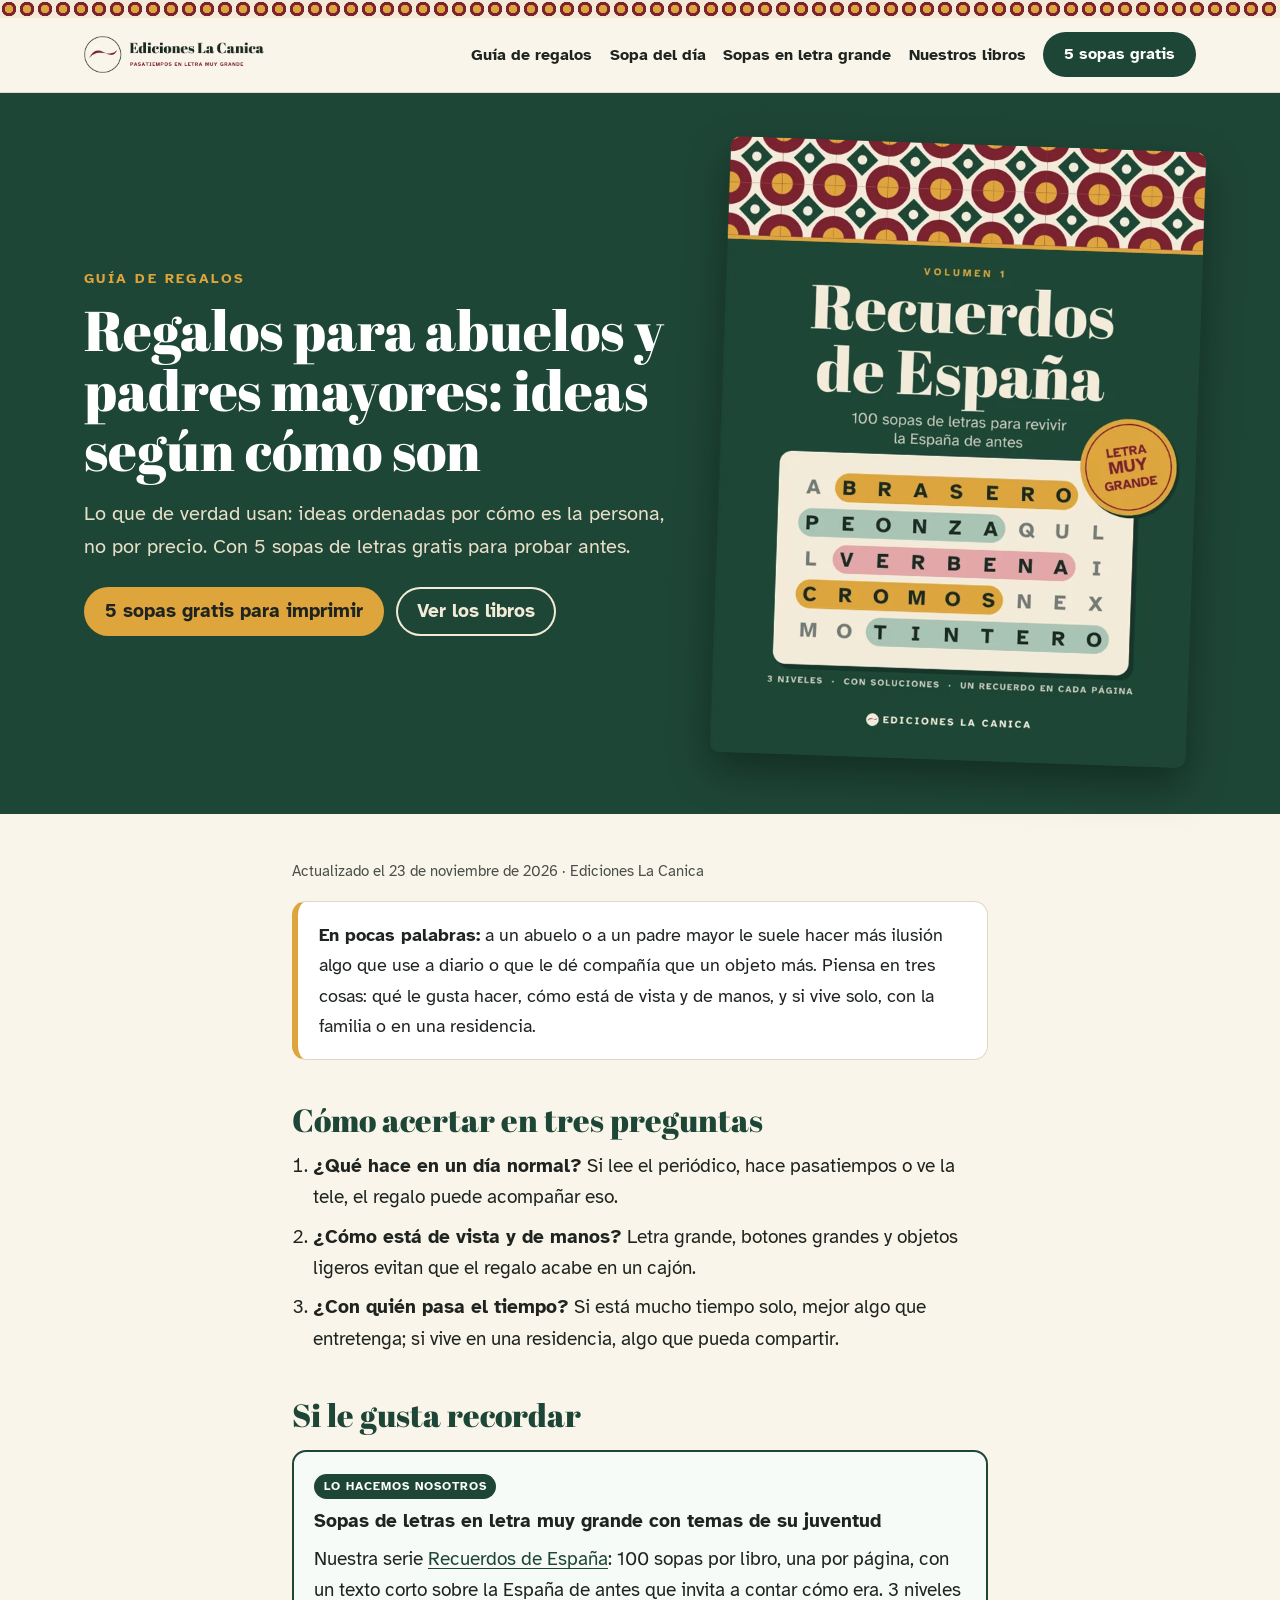
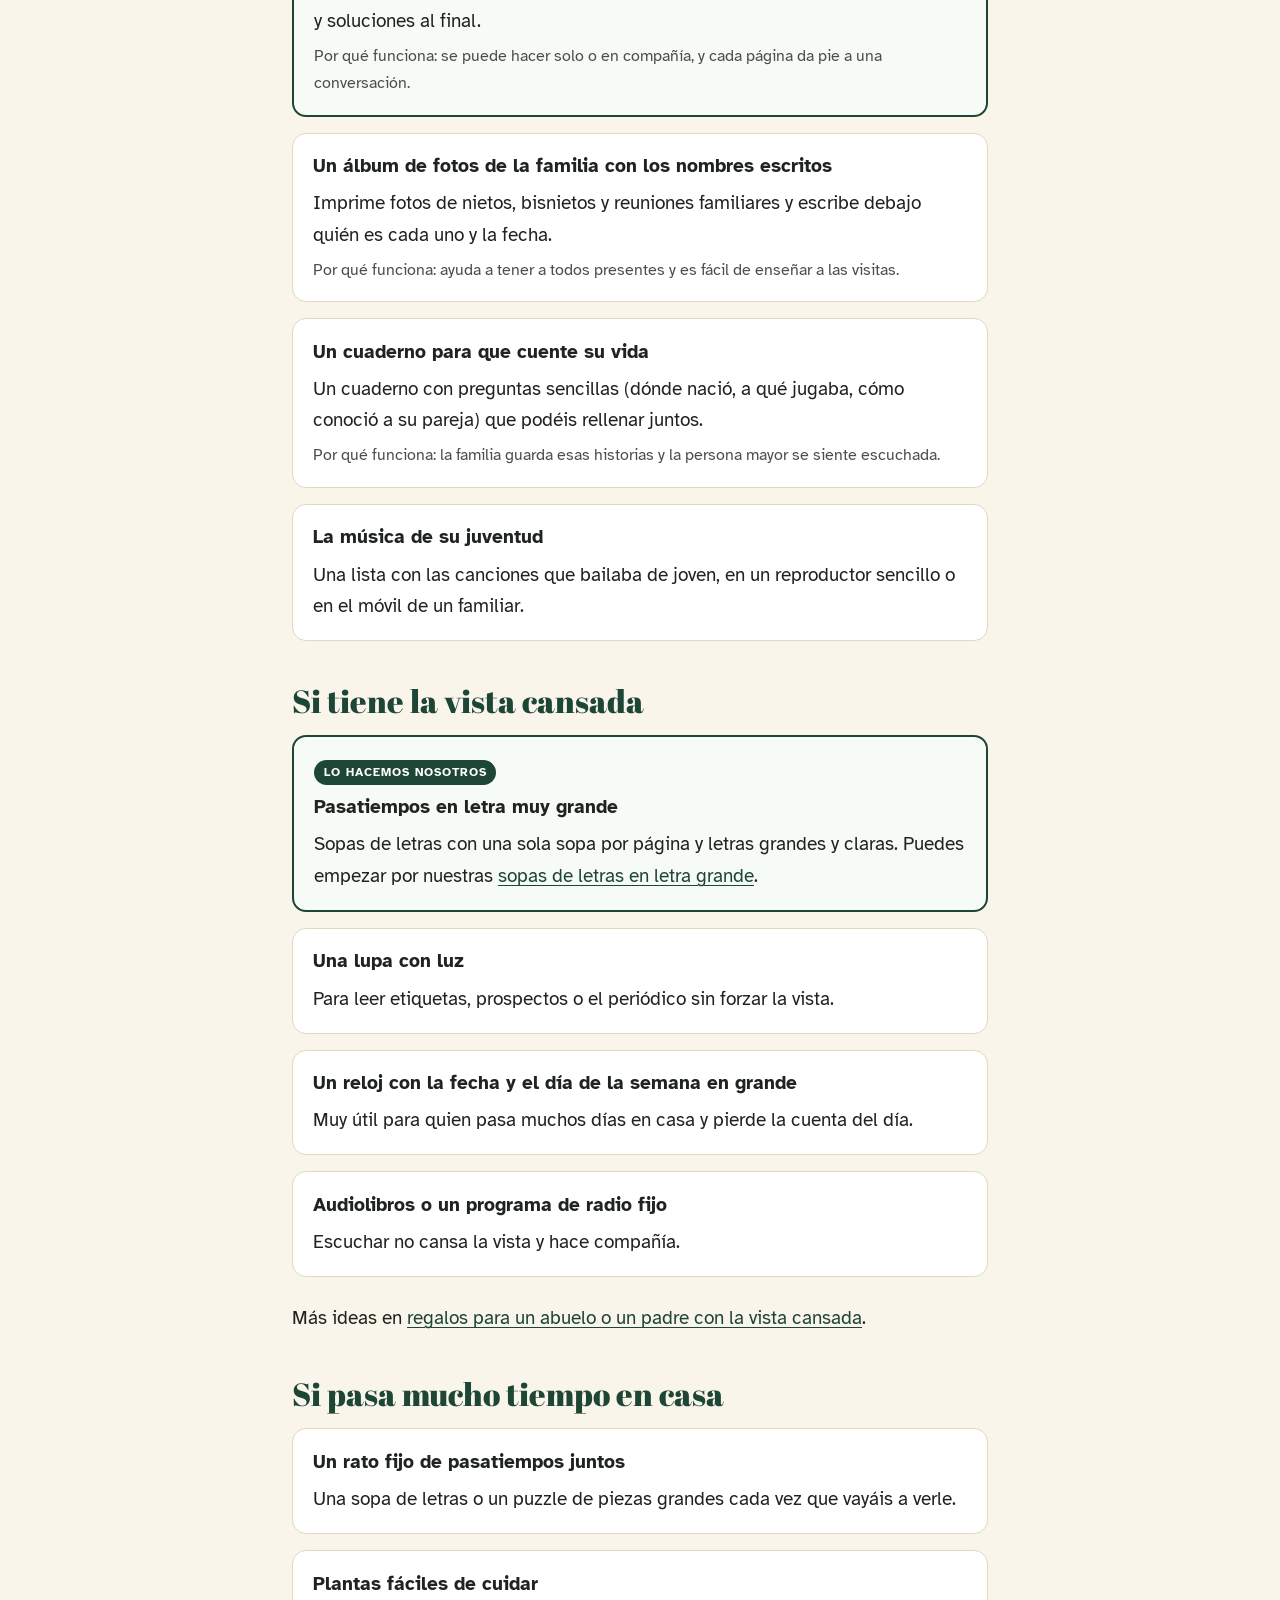
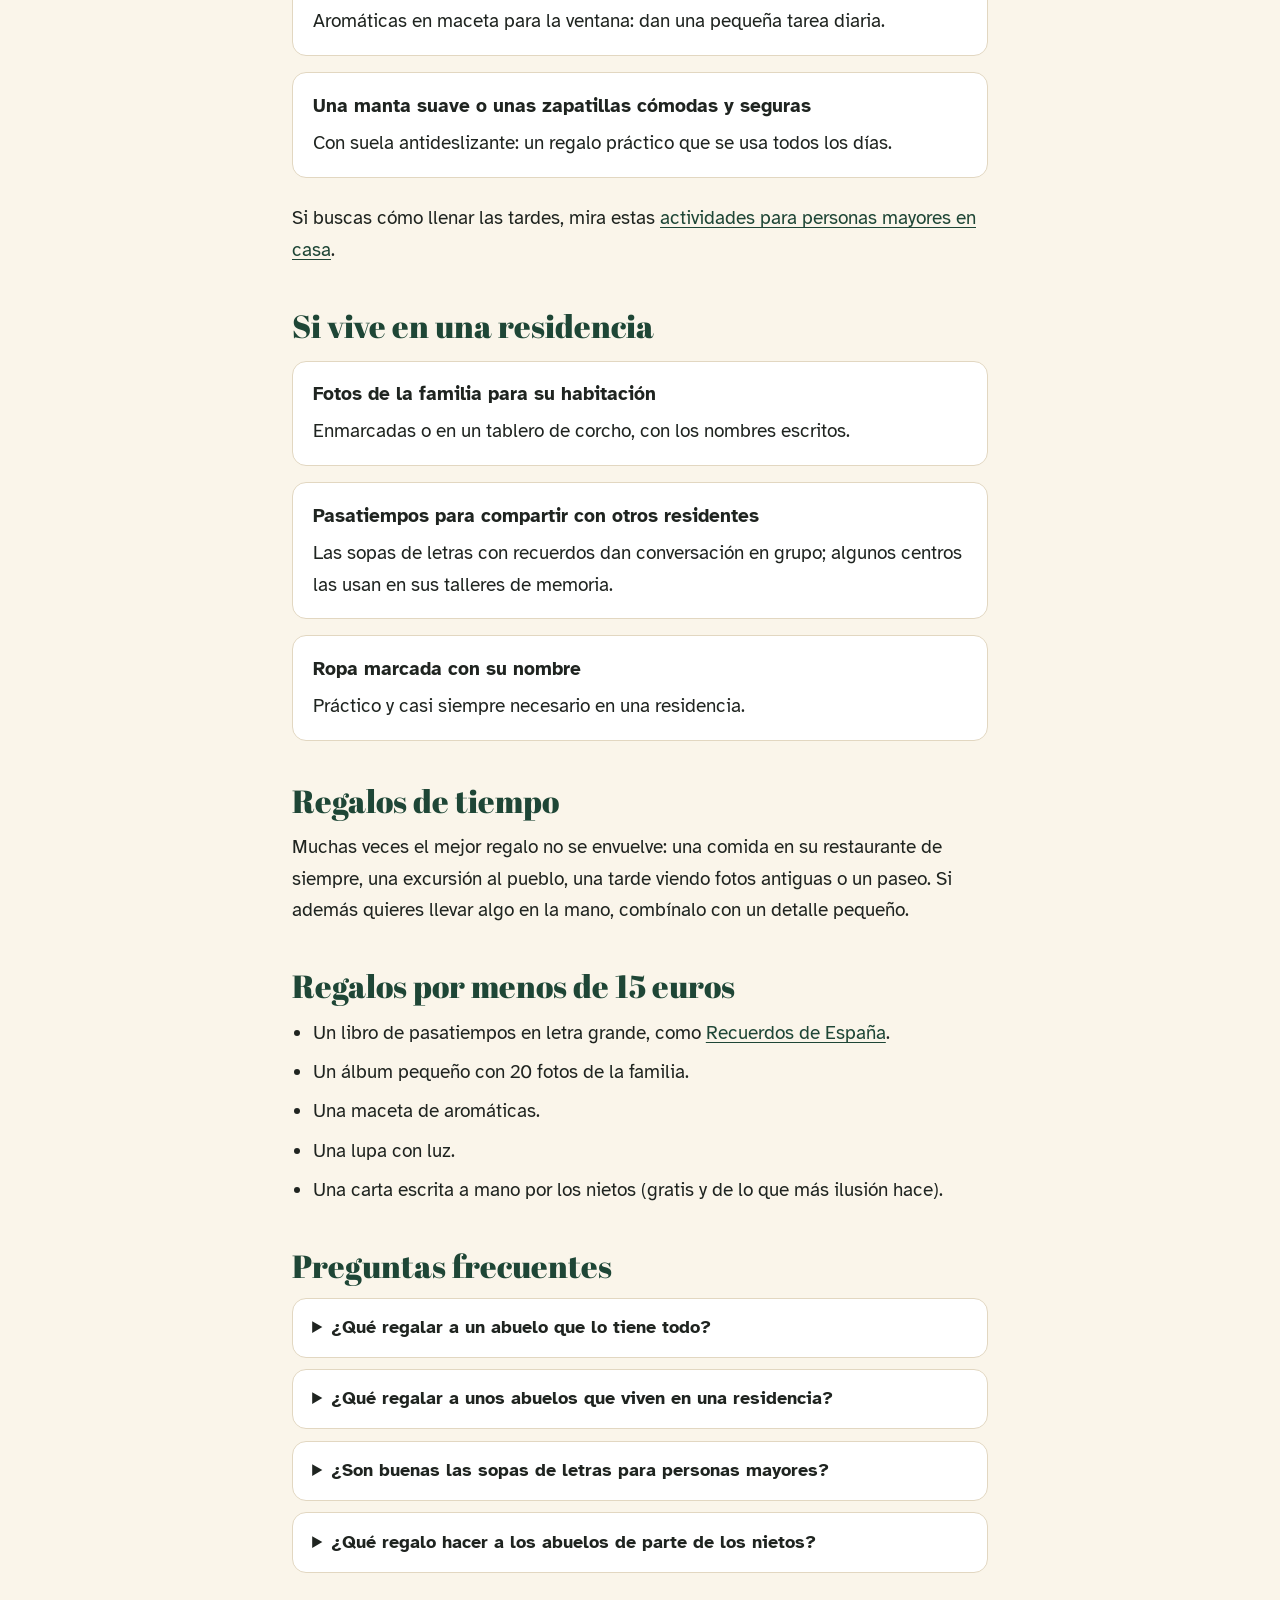
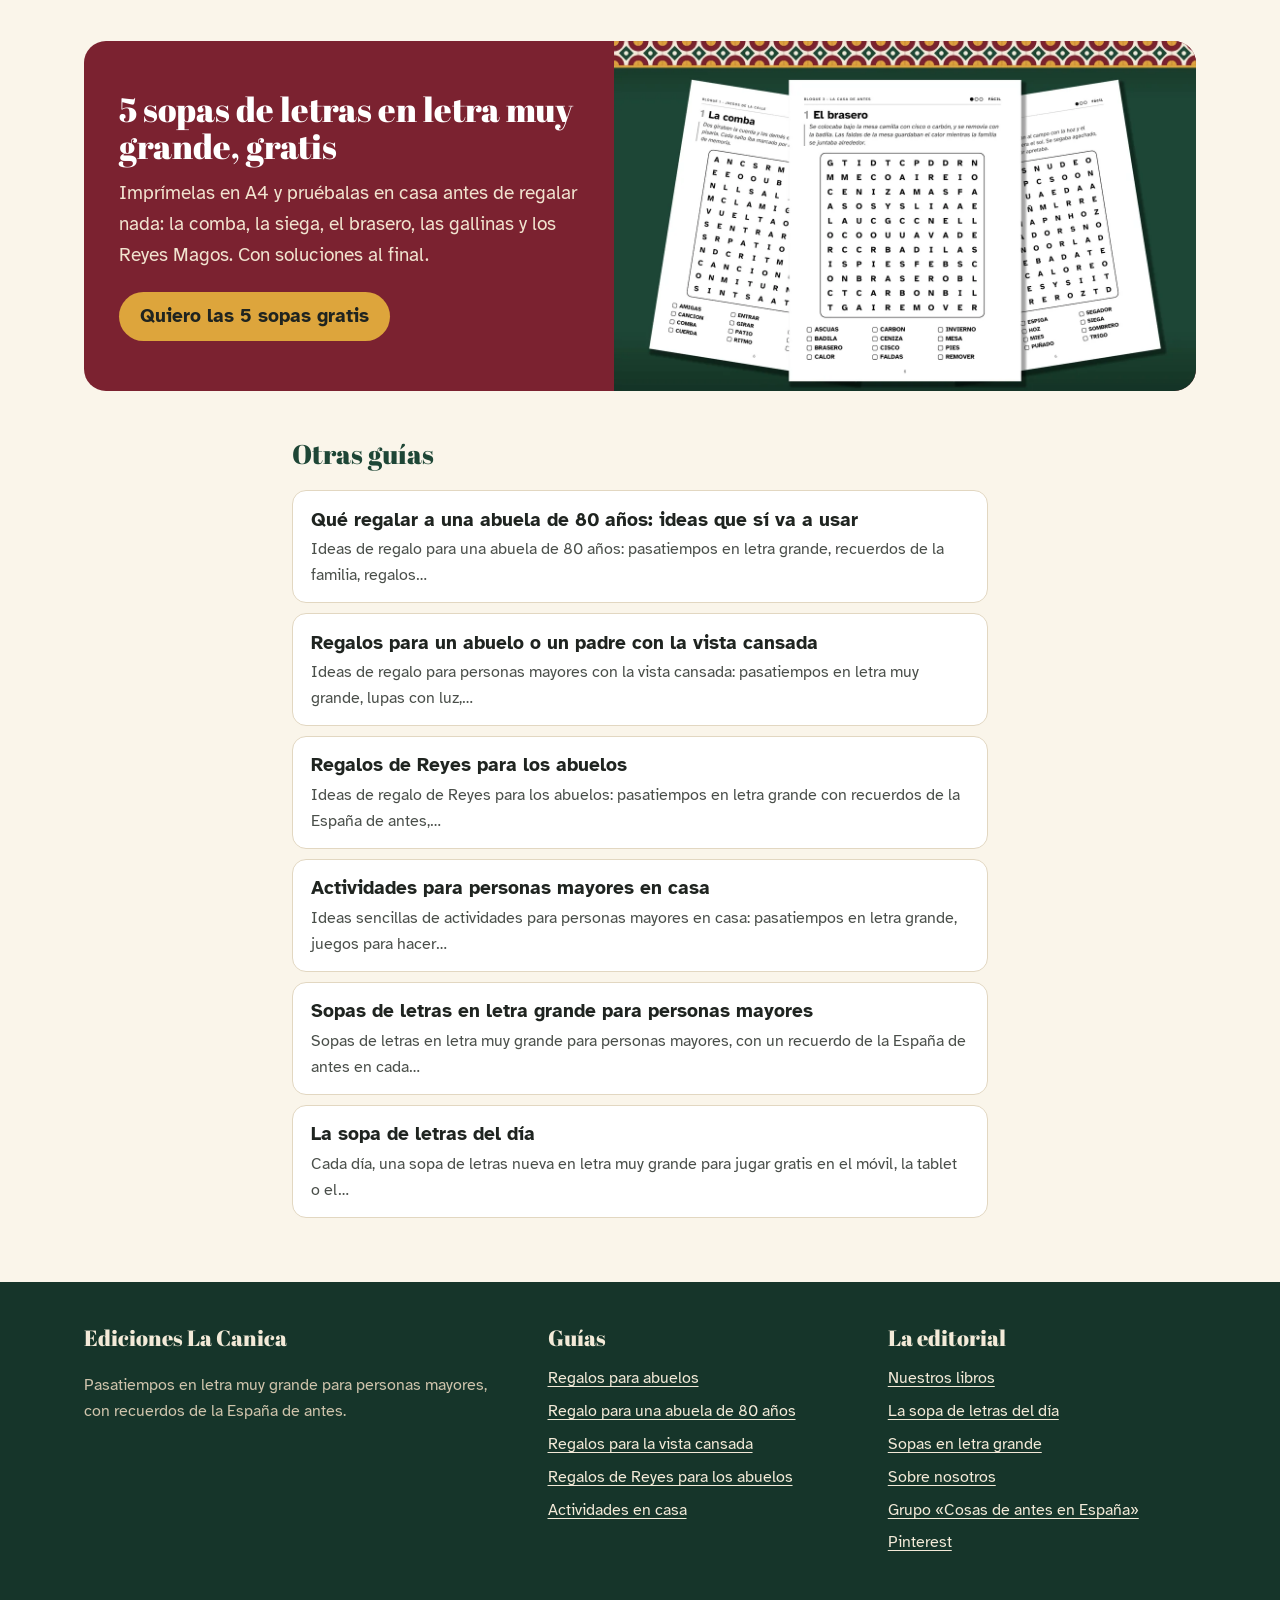
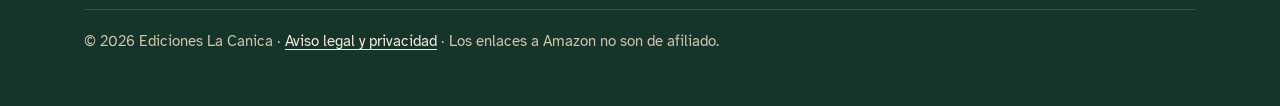
<file: index.html>
<!doctype html>
<html lang="es">
<head>
<meta charset="utf-8">
<meta name="viewport" content="width=device-width, initial-scale=1">
<title>Regalos para abuelos y padres mayores: ideas según cómo son</title>
<meta name="description" content="Ideas de regalo para abuelos y padres mayores según sus gustos: si tienen la vista cansada, si les gusta recordar, si pasan mucho tiempo en casa o viven en una residencia.">
<link rel="canonical" href="https://edicioneslacanica.github.io/">
<meta name="google-site-verification" content="VkNssRUTS8YzPhkFAHOgQdFWMbKlsd9Glyf-zC-2MkE">
<meta name="p:domain_verify" content="fee0f769501e787d30c666278166b75b">
<meta name="robots" content="index, follow, max-image-preview:large">
<meta property="og:type" content="website">
<meta property="og:locale" content="es_ES">
<meta property="og:site_name" content="Ediciones La Canica">
<meta property="og:title" content="Regalos para abuelos y padres mayores: ideas según cómo son">
<meta property="og:description" content="Ideas de regalo para abuelos y padres mayores según sus gustos: si tienen la vista cansada, si les gusta recordar, si pasan mucho tiempo en casa o viven en una residencia.">
<meta property="og:url" content="https://edicioneslacanica.github.io/">
<meta property="og:image" content="https://edicioneslacanica.github.io/img/og-imagen.jpg">
<meta name="twitter:card" content="summary_large_image">
<link rel="icon" type="image/png" href="/favicon.png">
<link rel="preload" href="/fuentes/abril-fatface.woff2" as="font" type="font/woff2" crossorigin>
<link rel="preload" href="/fuentes/atkinson-canica.woff2" as="font" type="font/woff2" crossorigin>
<link rel="stylesheet" href="/estilo.css">
<script type="application/ld+json">{"@context": "https://schema.org", "@graph": [{"@type": "Organization", "@id": "https://edicioneslacanica.github.io/#organizacion", "name": "Ediciones La Canica", "url": "https://edicioneslacanica.github.io/", "logo": "https://edicioneslacanica.github.io/img/logo.png", "sameAs": ["https://www.pinterest.com/edicioneslacanica"]}, {"@type": "WebSite", "@id": "https://edicioneslacanica.github.io/#web", "url": "https://edicioneslacanica.github.io/", "name": "Ediciones La Canica", "inLanguage": "es-ES", "publisher": {"@id": "https://edicioneslacanica.github.io/#organizacion"}}, {"@type": "Article", "headline": "Regalos para abuelos y padres mayores: ideas según cómo son", "description": "Ideas de regalo para abuelos y padres mayores según sus gustos: si tienen la vista cansada, si les gusta recordar, si pasan mucho tiempo en casa o viven en una residencia.", "inLanguage": "es-ES", "dateModified": "2026-11-23", "mainEntityOfPage": "https://edicioneslacanica.github.io/", "author": {"@id": "https://edicioneslacanica.github.io/#organizacion"}, "publisher": {"@id": "https://edicioneslacanica.github.io/#organizacion"}, "image": "https://edicioneslacanica.github.io/img/recuerdos-de-espana-vol-1.webp"}, {"@type": "FAQPage", "mainEntity": [{"@type": "Question", "name": "¿Qué regalar a un abuelo que lo tiene todo?", "acceptedAnswer": {"@type": "Answer", "text": "Algo que se use o se comparta, no un objeto más: un álbum con fotos de la familia y los nombres escritos, una comida o una excursión al pueblo, o un pasatiempo con temas de su época para hacer juntos."}}, {"@type": "Question", "name": "¿Qué regalar a unos abuelos que viven en una residencia?", "acceptedAnswer": {"@type": "Answer", "text": "Cosas pequeñas que se puedan usar allí: fotos enmarcadas de la familia, pasatiempos en letra grande, ropa cómoda marcada con su nombre o música de su juventud. Conviene preguntar antes al centro qué está permitido."}}, {"@type": "Question", "name": "¿Son buenas las sopas de letras para personas mayores?", "acceptedAnswer": {"@type": "Answer", "text": "Son un pasatiempo sencillo y entretenido para mantener la mente activa, siempre que la letra sea grande y no haya demasiadas palabras por página. No sustituyen ningún tratamiento ni ejercicio indicado por un profesional."}}, {"@type": "Question", "name": "¿Qué regalo hacer a los abuelos de parte de los nietos?", "acceptedAnswer": {"@type": "Answer", "text": "Algo hecho o compartido con ellos: un dibujo enmarcado, una tarde de pasatiempos juntos, una carta escrita a mano o un libro de recuerdos en el que los abuelos cuenten cómo era su infancia."}}]}]}</script>
<script data-goatcounter="https://lacanica.goatcounter.com/count" async src="//gc.zgo.at/count.js"></script>
</head>
<body>
<div class="baldosas" aria-hidden="true"></div>
<header class="cabecera">
  <div class="dentro">
    <a class="marca" href="/" aria-label="Ediciones La Canica, inicio"><img src="/img/logo.png" width="539" height="112" alt="Ediciones La Canica"></a>
    
<nav class="menu" aria-label="Principal">
  <a href="/">Guía de regalos</a>
  <a href="/sopa-del-dia/">Sopa del día</a>
  <a href="/sopas-de-letras-letra-grande/">Sopas en letra grande</a>
  <a href="/libros/">Nuestros libros</a>
  <a class="boton" href="https://sopas-letra-grande-gratis.subscribepage.io" rel="noopener">5 sopas gratis</a>
</nav>
  </div>
</header>
<main>
<section class="heroe">
  <div class="dentro">
    <div>
      
      <p class="etiqueta">Guía de regalos</p>
      <h1>Regalos para abuelos y padres mayores: ideas según cómo son</h1>
      <p class="entradilla">Lo que de verdad usan: ideas ordenadas por cómo es la persona, no por precio. Con 5 sopas de letras gratis para probar antes.</p>
      <div class="acciones">
        <a class="boton oro" href="https://sopas-letra-grande-gratis.subscribepage.io" rel="noopener">5 sopas gratis para imprimir</a>
        <a class="boton claro" href="/libros/">Ver los libros</a>
      </div>
    </div>
    <figure><img src="/img/recuerdos-de-espana-vol-1.webp" width="640" height="827" alt="Portada del libro Recuerdos de España, sopas de letras en letra muy grande" fetchpriority="high"></figure>
  </div>
</section>
<article class="articulo">
<p class="actualizado">Actualizado el 23 de noviembre de 2026 · Ediciones La Canica</p>

<p class="resumen"><strong>En pocas palabras:</strong> a un abuelo o a un padre mayor le suele hacer más ilusión algo que use a diario o que le dé compañía que un objeto más. Piensa en tres cosas: qué le gusta hacer, cómo está de vista y de manos, y si vive solo, con la familia o en una residencia.</p>

<h2>Cómo acertar en tres preguntas</h2>
<ol>
<li><strong>¿Qué hace en un día normal?</strong> Si lee el periódico, hace pasatiempos o ve la tele, el regalo puede acompañar eso.</li>
<li><strong>¿Cómo está de vista y de manos?</strong> Letra grande, botones grandes y objetos ligeros evitan que el regalo acabe en un cajón.</li>
<li><strong>¿Con quién pasa el tiempo?</strong> Si está mucho tiempo solo, mejor algo que entretenga; si vive en una residencia, algo que pueda compartir.</li>
</ol>

<h2>Si le gusta recordar</h2>
<div class="ideas">
<div class="idea nuestra"><span class="sello">Lo hacemos nosotros</span><h3>Sopas de letras en letra muy grande con temas de su juventud</h3><p>Nuestra serie <a href="/libros/">Recuerdos de España</a>: 100 sopas por libro, una por página, con un texto corto sobre la España de antes que invita a contar cómo era. 3 niveles y soluciones al final.</p><p class="por-que">Por qué funciona: se puede hacer solo o en compañía, y cada página da pie a una conversación.</p></div>
<div class="idea"><h3>Un álbum de fotos de la familia con los nombres escritos</h3><p>Imprime fotos de nietos, bisnietos y reuniones familiares y escribe debajo quién es cada uno y la fecha.</p><p class="por-que">Por qué funciona: ayuda a tener a todos presentes y es fácil de enseñar a las visitas.</p></div>
<div class="idea"><h3>Un cuaderno para que cuente su vida</h3><p>Un cuaderno con preguntas sencillas (dónde nació, a qué jugaba, cómo conoció a su pareja) que podéis rellenar juntos.</p><p class="por-que">Por qué funciona: la familia guarda esas historias y la persona mayor se siente escuchada.</p></div>
<div class="idea"><h3>La música de su juventud</h3><p>Una lista con las canciones que bailaba de joven, en un reproductor sencillo o en el móvil de un familiar.</p></div>
</div>

<h2>Si tiene la vista cansada</h2>
<div class="ideas">
<div class="idea nuestra"><span class="sello">Lo hacemos nosotros</span><h3>Pasatiempos en letra muy grande</h3><p>Sopas de letras con una sola sopa por página y letras grandes y claras. Puedes empezar por nuestras <a href="/sopas-de-letras-letra-grande/">sopas de letras en letra grande</a>.</p></div>
<div class="idea"><h3>Una lupa con luz</h3><p>Para leer etiquetas, prospectos o el periódico sin forzar la vista.</p></div>
<div class="idea"><h3>Un reloj con la fecha y el día de la semana en grande</h3><p>Muy útil para quien pasa muchos días en casa y pierde la cuenta del día.</p></div>
<div class="idea"><h3>Audiolibros o un programa de radio fijo</h3><p>Escuchar no cansa la vista y hace compañía.</p></div>
</div>
<p>Más ideas en <a href="/regalos-abuelo-vista-cansada/">regalos para un abuelo o un padre con la vista cansada</a>.</p>

<h2>Si pasa mucho tiempo en casa</h2>
<div class="ideas">
<div class="idea"><h3>Un rato fijo de pasatiempos juntos</h3><p>Una sopa de letras o un puzzle de piezas grandes cada vez que vayáis a verle.</p></div>
<div class="idea"><h3>Plantas fáciles de cuidar</h3><p>Aromáticas en maceta para la ventana: dan una pequeña tarea diaria.</p></div>
<div class="idea"><h3>Una manta suave o unas zapatillas cómodas y seguras</h3><p>Con suela antideslizante: un regalo práctico que se usa todos los días.</p></div>
</div>
<p>Si buscas cómo llenar las tardes, mira estas <a href="/actividades-para-mayores-en-casa/">actividades para personas mayores en casa</a>.</p>

<h2>Si vive en una residencia</h2>
<div class="ideas">
<div class="idea"><h3>Fotos de la familia para su habitación</h3><p>Enmarcadas o en un tablero de corcho, con los nombres escritos.</p></div>
<div class="idea"><h3>Pasatiempos para compartir con otros residentes</h3><p>Las sopas de letras con recuerdos dan conversación en grupo; algunos centros las usan en sus talleres de memoria.</p></div>
<div class="idea"><h3>Ropa marcada con su nombre</h3><p>Práctico y casi siempre necesario en una residencia.</p></div>
</div>

<h2>Regalos de tiempo</h2>
<p>Muchas veces el mejor regalo no se envuelve: una comida en su restaurante de siempre, una excursión al pueblo, una tarde viendo fotos antiguas o un paseo. Si además quieres llevar algo en la mano, combínalo con un detalle pequeño.</p>

<h2>Regalos por menos de 15 euros</h2>
<ul>
<li>Un libro de pasatiempos en letra grande, como <a href="/libros/">Recuerdos de España</a>.</li>
<li>Un álbum pequeño con 20 fotos de la familia.</li>
<li>Una maceta de aromáticas.</li>
<li>Una lupa con luz.</li>
<li>Una carta escrita a mano por los nietos (gratis y de lo que más ilusión hace).</li>
</ul>

<h2>Preguntas frecuentes</h2>

<div class="faq"><details><summary>¿Qué regalar a un abuelo que lo tiene todo?</summary><p>Algo que se use o se comparta, no un objeto más: un álbum con fotos de la familia y los nombres escritos, una comida o una excursión al pueblo, o un pasatiempo con temas de su época para hacer juntos.</p></details><details><summary>¿Qué regalar a unos abuelos que viven en una residencia?</summary><p>Cosas pequeñas que se puedan usar allí: fotos enmarcadas de la familia, pasatiempos en letra grande, ropa cómoda marcada con su nombre o música de su juventud. Conviene preguntar antes al centro qué está permitido.</p></details><details><summary>¿Son buenas las sopas de letras para personas mayores?</summary><p>Son un pasatiempo sencillo y entretenido para mantener la mente activa, siempre que la letra sea grande y no haya demasiadas palabras por página. No sustituyen ningún tratamiento ni ejercicio indicado por un profesional.</p></details><details><summary>¿Qué regalo hacer a los abuelos de parte de los nietos?</summary><p>Algo hecho o compartido con ellos: un dibujo enmarcado, una tarde de pasatiempos juntos, una carta escrita a mano o un libro de recuerdos en el que los abuelos cuenten cómo era su infancia.</p></details></div>
</article>

<section class="gratis" aria-labelledby="gratis-titulo">
  <div class="caja">
    <div class="texto">
      <h2 id="gratis-titulo">5 sopas de letras en letra muy grande, gratis</h2>
      <p>Imprímelas en A4 y pruébalas en casa antes de regalar nada: la comba, la siega, el brasero, las gallinas y los Reyes Magos. Con soluciones al final.</p>
      <a class="boton oro" href="https://sopas-letra-grande-gratis.subscribepage.io" rel="noopener">Quiero las 5 sopas gratis</a>
    </div>
    <img src="/img/sopas-gratis.webp" width="1200" height="720" loading="lazy" alt="Tres páginas de sopas de letras en letra muy grande para imprimir">
  </div>
</section>
<aside class="otras" aria-label="Otras guías"><h2>Otras guías</h2><ul><li><a href="/regalo-abuela-80-anos/">Qué regalar a una abuela de 80 años: ideas que sí va a usar<span>Ideas de regalo para una abuela de 80 años: pasatiempos en letra grande, recuerdos de la familia, regalos…</span></a></li><li><a href="/regalos-abuelo-vista-cansada/">Regalos para un abuelo o un padre con la vista cansada<span>Ideas de regalo para personas mayores con la vista cansada: pasatiempos en letra muy grande, lupas con luz,…</span></a></li><li><a href="/regalos-reyes-abuelos/">Regalos de Reyes para los abuelos<span>Ideas de regalo de Reyes para los abuelos: pasatiempos en letra grande con recuerdos de la España de antes,…</span></a></li><li><a href="/actividades-para-mayores-en-casa/">Actividades para personas mayores en casa<span>Ideas sencillas de actividades para personas mayores en casa: pasatiempos en letra grande, juegos para hacer…</span></a></li><li><a href="/sopas-de-letras-letra-grande/">Sopas de letras en letra grande para personas mayores<span>Sopas de letras en letra muy grande para personas mayores, con un recuerdo de la España de antes en cada…</span></a></li><li><a href="/sopa-del-dia/">La sopa de letras del día<span>Cada día, una sopa de letras nueva en letra muy grande para jugar gratis en el móvil, la tablet o el…</span></a></li></ul></aside>
</main>
<footer class="pie">
  <div class="dentro">
    <div>
      <h2>Ediciones La Canica</h2>
      <p>Pasatiempos en letra muy grande para personas mayores, con recuerdos de la España de antes.</p>
    </div>
    <div>
      <h2>Guías</h2>
      <ul>
        <li><a href="/">Regalos para abuelos</a></li>
        <li><a href="/regalo-abuela-80-anos/">Regalo para una abuela de 80 años</a></li>
        <li><a href="/regalos-abuelo-vista-cansada/">Regalos para la vista cansada</a></li>
        <li><a href="/regalos-reyes-abuelos/">Regalos de Reyes para los abuelos</a></li>
        <li><a href="/actividades-para-mayores-en-casa/">Actividades en casa</a></li>
      </ul>
    </div>
    <div>
      <h2>La editorial</h2>
      <ul>
        <li><a href="/libros/">Nuestros libros</a></li>
        <li><a href="/sopa-del-dia/">La sopa de letras del día</a></li>
        <li><a href="/sopas-de-letras-letra-grande/">Sopas en letra grande</a></li>
        <li><a href="/sobre-nosotros/">Sobre nosotros</a></li>
        <li><a href="https://www.facebook.com/groups/cosasdeantesenespana" rel="noopener">Grupo «Cosas de antes en España»</a></li>
        <li><a href="https://www.pinterest.com/edicioneslacanica" rel="noopener">Pinterest</a></li>
      </ul>
    </div>
    <p class="legal">© 2026 Ediciones La Canica · <a href="/aviso-legal/">Aviso legal y privacidad</a> · Los enlaces a Amazon no son de afiliado.</p>
  </div>
</footer>
</body>
</html>
</file>
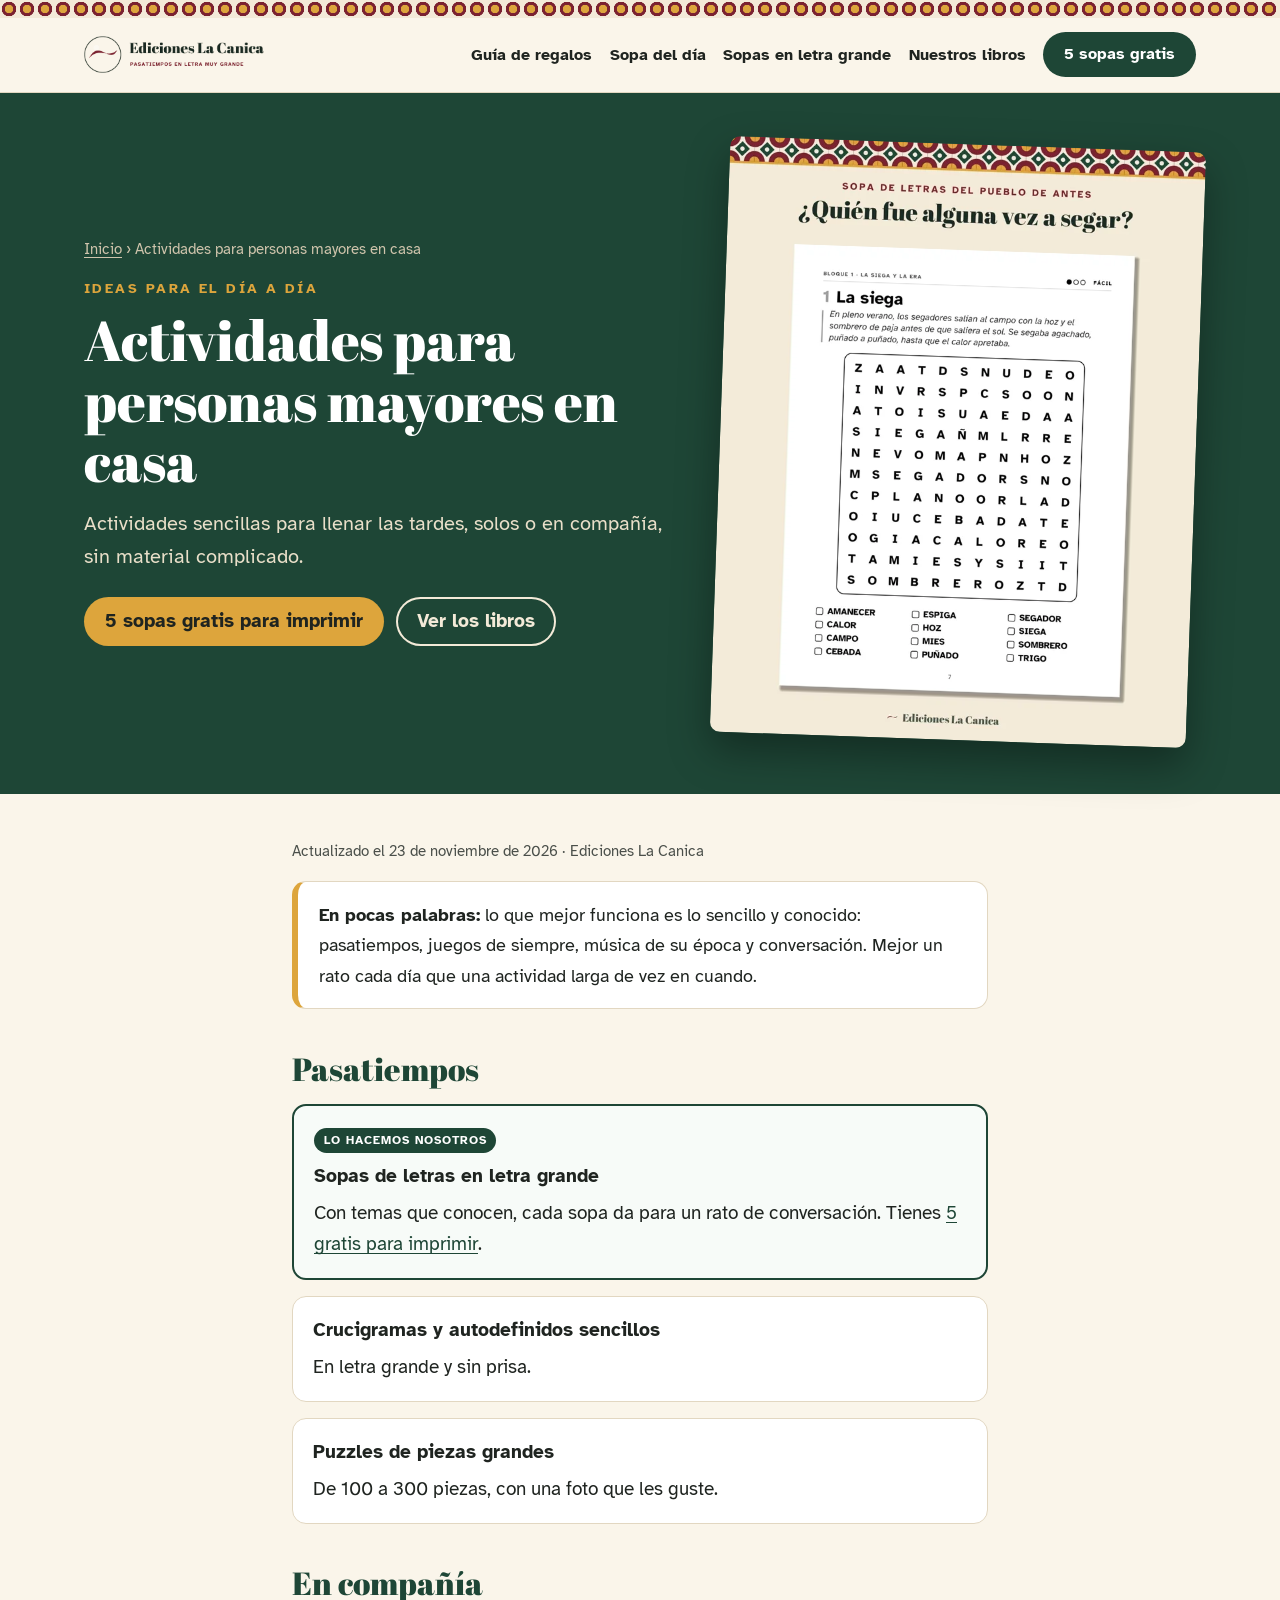
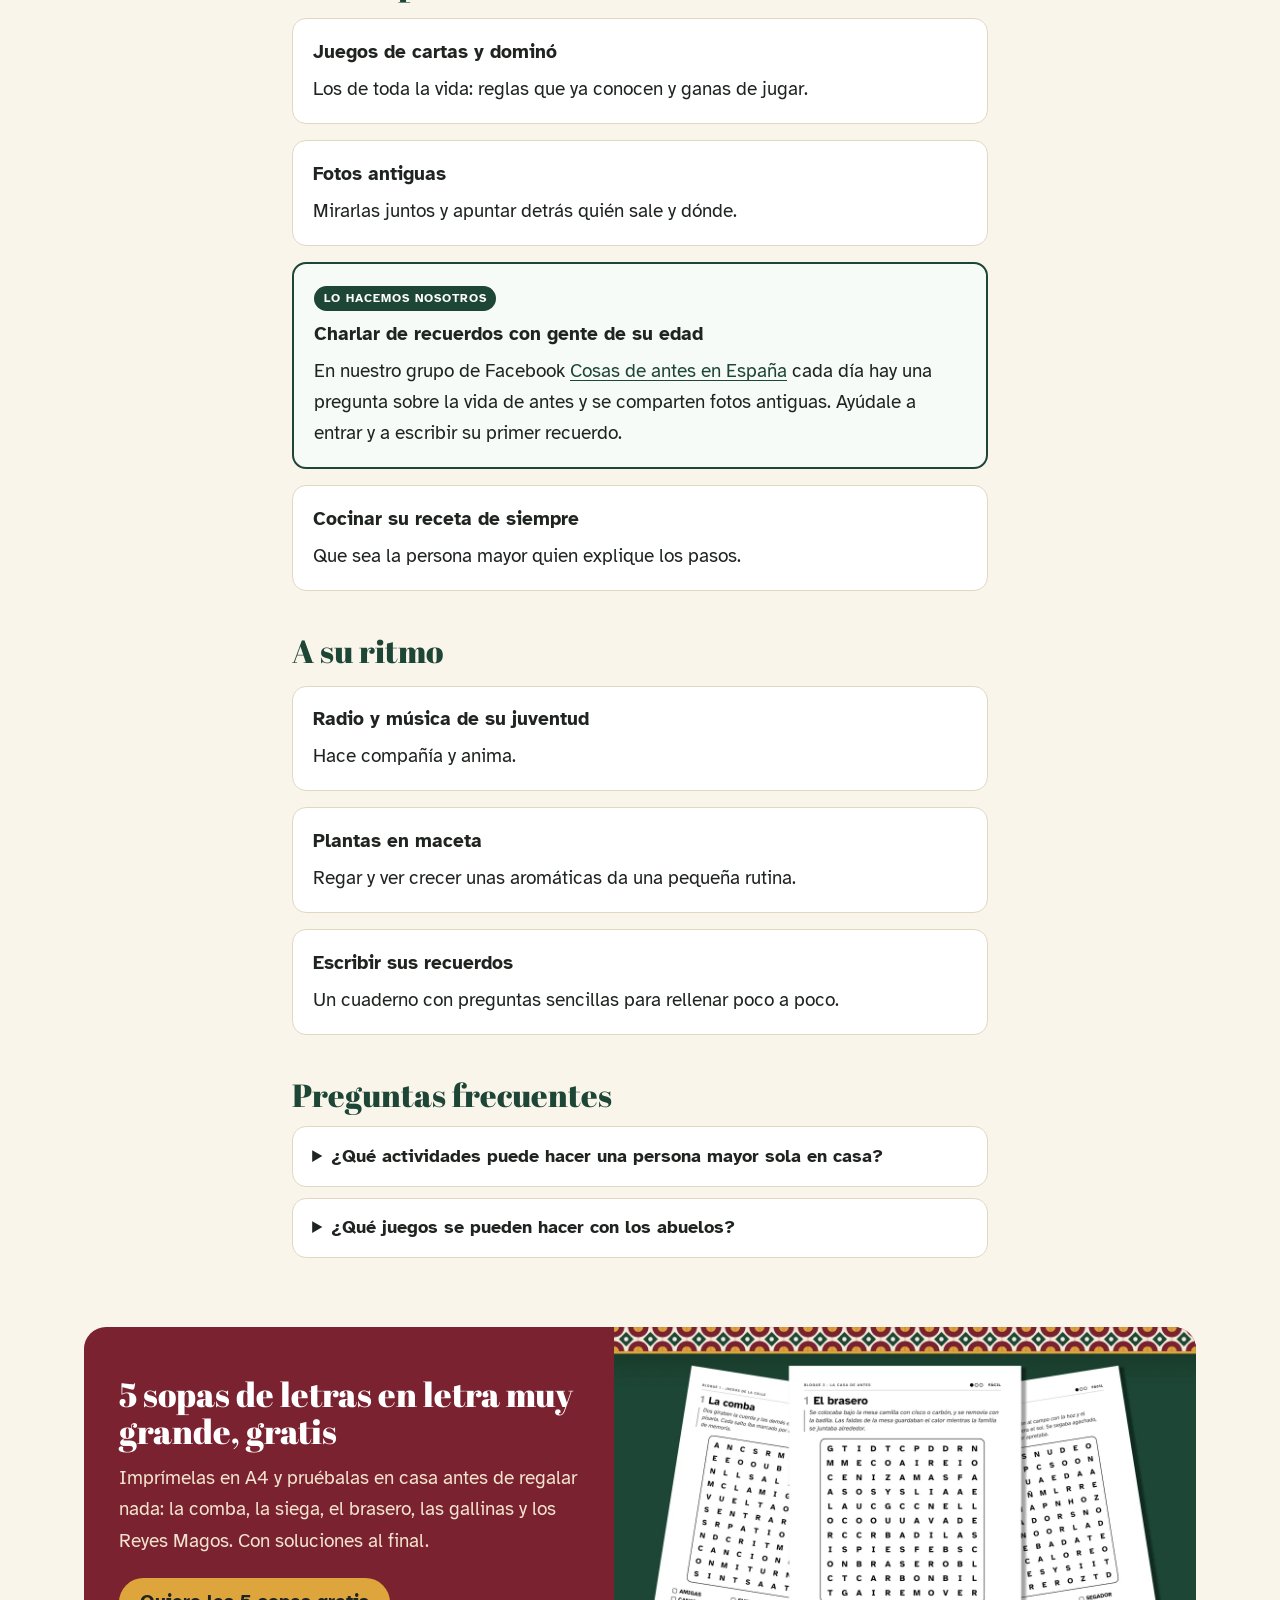
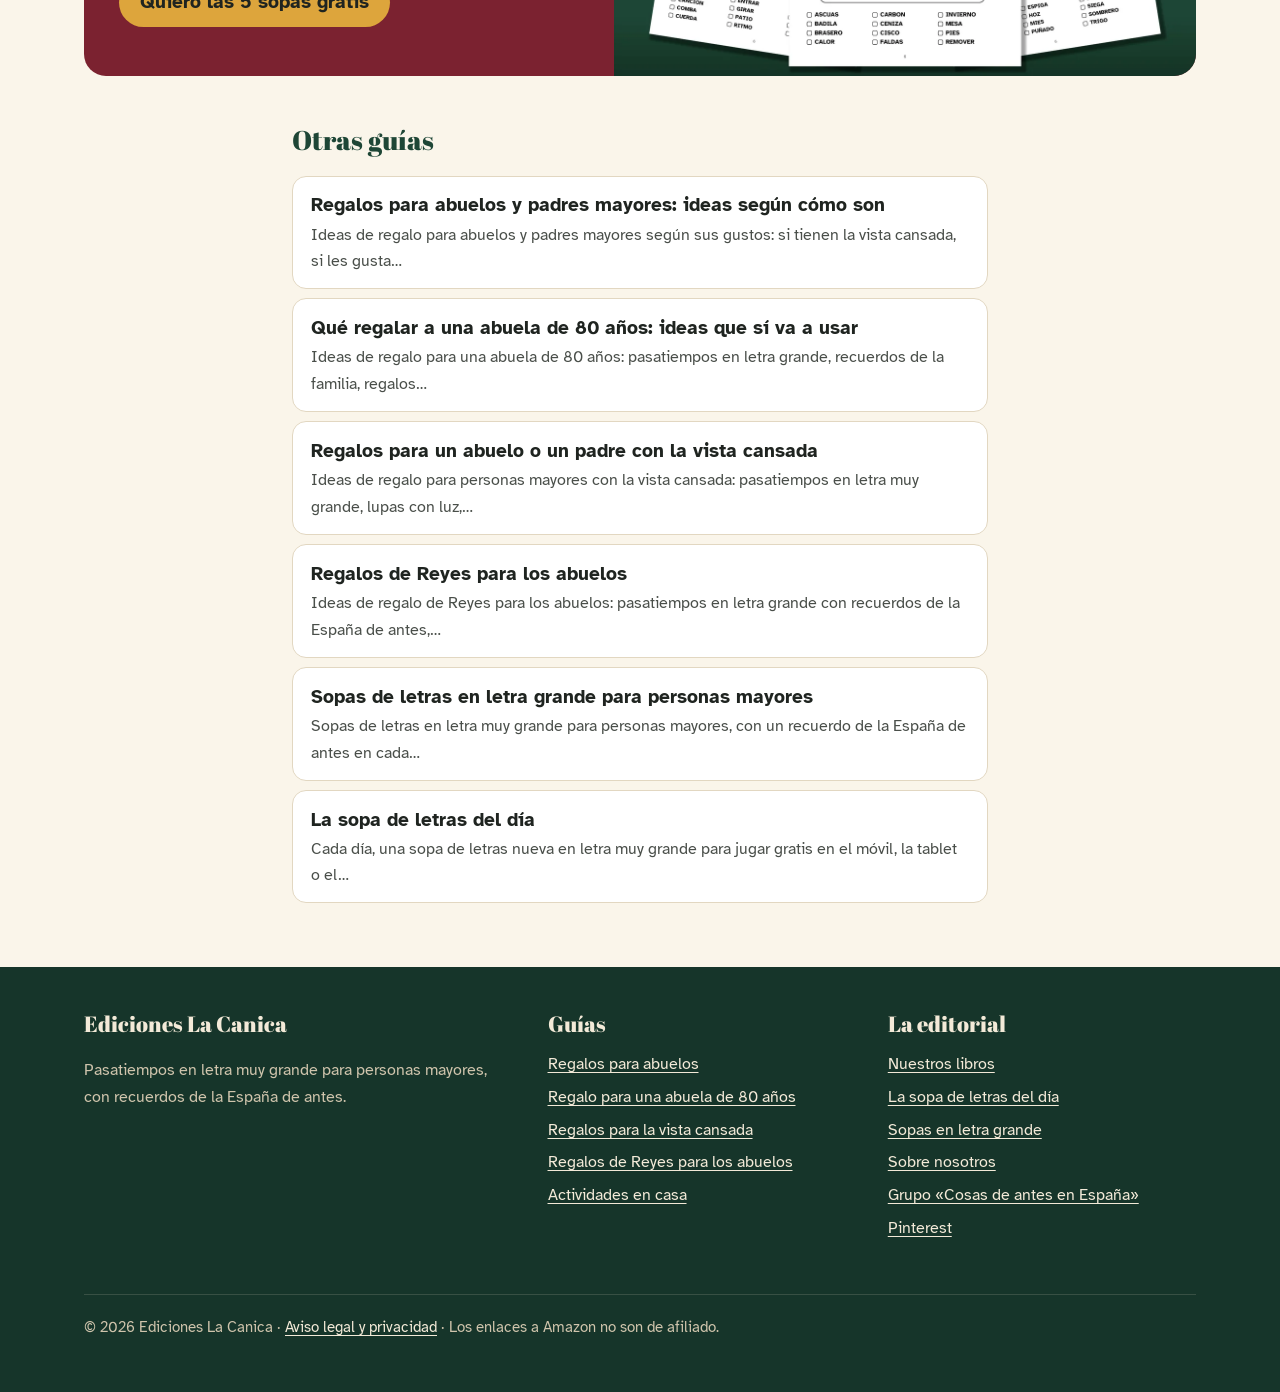
<file: actividades-para-mayores-en-casa/index.html>
<!doctype html>
<html lang="es">
<head>
<meta charset="utf-8">
<meta name="viewport" content="width=device-width, initial-scale=1">
<title>Actividades para personas mayores en casa: ideas sencillas</title>
<meta name="description" content="Ideas sencillas de actividades para personas mayores en casa: pasatiempos en letra grande, juegos para hacer en familia, música, plantas y recuerdos.">
<link rel="canonical" href="https://edicioneslacanica.github.io/actividades-para-mayores-en-casa/">
<meta name="google-site-verification" content="VkNssRUTS8YzPhkFAHOgQdFWMbKlsd9Glyf-zC-2MkE">
<meta name="p:domain_verify" content="fee0f769501e787d30c666278166b75b">
<meta name="robots" content="index, follow, max-image-preview:large">
<meta property="og:type" content="article">
<meta property="og:locale" content="es_ES">
<meta property="og:site_name" content="Ediciones La Canica">
<meta property="og:title" content="Actividades para personas mayores en casa: ideas sencillas">
<meta property="og:description" content="Ideas sencillas de actividades para personas mayores en casa: pasatiempos en letra grande, juegos para hacer en familia, música, plantas y recuerdos.">
<meta property="og:url" content="https://edicioneslacanica.github.io/actividades-para-mayores-en-casa/">
<meta property="og:image" content="https://edicioneslacanica.github.io/img/og-imagen.jpg">
<meta name="twitter:card" content="summary_large_image">
<link rel="icon" type="image/png" href="/favicon.png">
<link rel="preload" href="/fuentes/abril-fatface.woff2" as="font" type="font/woff2" crossorigin>
<link rel="preload" href="/fuentes/atkinson-canica.woff2" as="font" type="font/woff2" crossorigin>
<link rel="stylesheet" href="/estilo.css">
<script type="application/ld+json">{"@context": "https://schema.org", "@graph": [{"@type": "Organization", "@id": "https://edicioneslacanica.github.io/#organizacion", "name": "Ediciones La Canica", "url": "https://edicioneslacanica.github.io/", "logo": "https://edicioneslacanica.github.io/img/logo.png", "sameAs": ["https://www.pinterest.com/edicioneslacanica"]}, {"@type": "WebSite", "@id": "https://edicioneslacanica.github.io/#web", "url": "https://edicioneslacanica.github.io/", "name": "Ediciones La Canica", "inLanguage": "es-ES", "publisher": {"@id": "https://edicioneslacanica.github.io/#organizacion"}}, {"@type": "Article", "headline": "Actividades para personas mayores en casa", "description": "Ideas sencillas de actividades para personas mayores en casa: pasatiempos en letra grande, juegos para hacer en familia, música, plantas y recuerdos.", "inLanguage": "es-ES", "dateModified": "2026-11-23", "mainEntityOfPage": "https://edicioneslacanica.github.io/actividades-para-mayores-en-casa/", "author": {"@id": "https://edicioneslacanica.github.io/#organizacion"}, "publisher": {"@id": "https://edicioneslacanica.github.io/#organizacion"}, "image": "https://edicioneslacanica.github.io/img/sopa-la-siega.webp"}, {"@type": "FAQPage", "mainEntity": [{"@type": "Question", "name": "¿Qué actividades puede hacer una persona mayor sola en casa?", "acceptedAnswer": {"@type": "Answer", "text": "Pasatiempos en letra grande, escuchar la radio o audiolibros, cuidar plantas en maceta, ordenar fotos o escribir sus recuerdos. Mejor si son actividades sencillas y que pueda hacer a su ritmo."}}, {"@type": "Question", "name": "¿Qué juegos se pueden hacer con los abuelos?", "acceptedAnswer": {"@type": "Answer", "text": "Juegos de cartas de siempre, el dominó, sopas de letras a medias o adivinar quién sale en fotos antiguas de la familia."}}]}, {"@type": "BreadcrumbList", "itemListElement": [{"@type": "ListItem", "position": 1, "name": "Inicio", "item": "https://edicioneslacanica.github.io/"}, {"@type": "ListItem", "position": 2, "name": "Actividades para personas mayores en casa", "item": "https://edicioneslacanica.github.io/actividades-para-mayores-en-casa/"}]}]}</script>
<script data-goatcounter="https://lacanica.goatcounter.com/count" async src="//gc.zgo.at/count.js"></script>
</head>
<body>
<div class="baldosas" aria-hidden="true"></div>
<header class="cabecera">
  <div class="dentro">
    <a class="marca" href="/" aria-label="Ediciones La Canica, inicio"><img src="/img/logo.png" width="539" height="112" alt="Ediciones La Canica"></a>
    
<nav class="menu" aria-label="Principal">
  <a href="/">Guía de regalos</a>
  <a href="/sopa-del-dia/">Sopa del día</a>
  <a href="/sopas-de-letras-letra-grande/">Sopas en letra grande</a>
  <a href="/libros/">Nuestros libros</a>
  <a class="boton" href="https://sopas-letra-grande-gratis.subscribepage.io" rel="noopener">5 sopas gratis</a>
</nav>
  </div>
</header>
<main>
<section class="heroe">
  <div class="dentro">
    <div>
      <p class="miga"><a href="/">Inicio</a> › Actividades para personas mayores en casa</p>
      <p class="etiqueta">Ideas para el día a día</p>
      <h1>Actividades para personas mayores en casa</h1>
      <p class="entradilla">Actividades sencillas para llenar las tardes, solos o en compañía, sin material complicado.</p>
      <div class="acciones">
        <a class="boton oro" href="https://sopas-letra-grande-gratis.subscribepage.io" rel="noopener">5 sopas gratis para imprimir</a>
        <a class="boton claro" href="/libros/">Ver los libros</a>
      </div>
    </div>
    <figure><img src="/img/sopa-la-siega.webp" width="720" height="900" alt="Sopa de letras en letra grande sobre la siega" fetchpriority="high"></figure>
  </div>
</section>
<article class="articulo">
<p class="actualizado">Actualizado el 23 de noviembre de 2026 · Ediciones La Canica</p>

<p class="resumen"><strong>En pocas palabras:</strong> lo que mejor funciona es lo sencillo y conocido: pasatiempos, juegos de siempre, música de su época y conversación. Mejor un rato cada día que una actividad larga de vez en cuando.</p>

<h2>Pasatiempos</h2>
<div class="ideas">
<div class="idea nuestra"><span class="sello">Lo hacemos nosotros</span><h3>Sopas de letras en letra grande</h3><p>Con temas que conocen, cada sopa da para un rato de conversación. Tienes <a href="{LANDING}" rel="noopener">5 gratis para imprimir</a>.</p></div>
<div class="idea"><h3>Crucigramas y autodefinidos sencillos</h3><p>En letra grande y sin prisa.</p></div>
<div class="idea"><h3>Puzzles de piezas grandes</h3><p>De 100 a 300 piezas, con una foto que les guste.</p></div>
</div>

<h2>En compañía</h2>
<div class="ideas">
<div class="idea"><h3>Juegos de cartas y dominó</h3><p>Los de toda la vida: reglas que ya conocen y ganas de jugar.</p></div>
<div class="idea"><h3>Fotos antiguas</h3><p>Mirarlas juntos y apuntar detrás quién sale y dónde.</p></div>
<div class="idea nuestra"><span class="sello">Lo hacemos nosotros</span><h3>Charlar de recuerdos con gente de su edad</h3><p>En nuestro grupo de Facebook <a href="https://www.facebook.com/groups/cosasdeantesenespana" rel="noopener">Cosas de antes en España</a> cada día hay una pregunta sobre la vida de antes y se comparten fotos antiguas. Ayúdale a entrar y a escribir su primer recuerdo.</p></div>
<div class="idea"><h3>Cocinar su receta de siempre</h3><p>Que sea la persona mayor quien explique los pasos.</p></div>
</div>

<h2>A su ritmo</h2>
<div class="ideas">
<div class="idea"><h3>Radio y música de su juventud</h3><p>Hace compañía y anima.</p></div>
<div class="idea"><h3>Plantas en maceta</h3><p>Regar y ver crecer unas aromáticas da una pequeña rutina.</p></div>
<div class="idea"><h3>Escribir sus recuerdos</h3><p>Un cuaderno con preguntas sencillas para rellenar poco a poco.</p></div>
</div>

<h2>Preguntas frecuentes</h2>

<div class="faq"><details><summary>¿Qué actividades puede hacer una persona mayor sola en casa?</summary><p>Pasatiempos en letra grande, escuchar la radio o audiolibros, cuidar plantas en maceta, ordenar fotos o escribir sus recuerdos. Mejor si son actividades sencillas y que pueda hacer a su ritmo.</p></details><details><summary>¿Qué juegos se pueden hacer con los abuelos?</summary><p>Juegos de cartas de siempre, el dominó, sopas de letras a medias o adivinar quién sale en fotos antiguas de la familia.</p></details></div>
</article>

<section class="gratis" aria-labelledby="gratis-titulo">
  <div class="caja">
    <div class="texto">
      <h2 id="gratis-titulo">5 sopas de letras en letra muy grande, gratis</h2>
      <p>Imprímelas en A4 y pruébalas en casa antes de regalar nada: la comba, la siega, el brasero, las gallinas y los Reyes Magos. Con soluciones al final.</p>
      <a class="boton oro" href="https://sopas-letra-grande-gratis.subscribepage.io" rel="noopener">Quiero las 5 sopas gratis</a>
    </div>
    <img src="/img/sopas-gratis.webp" width="1200" height="720" loading="lazy" alt="Tres páginas de sopas de letras en letra muy grande para imprimir">
  </div>
</section>
<aside class="otras" aria-label="Otras guías"><h2>Otras guías</h2><ul><li><a href="/">Regalos para abuelos y padres mayores: ideas según cómo son<span>Ideas de regalo para abuelos y padres mayores según sus gustos: si tienen la vista cansada, si les gusta…</span></a></li><li><a href="/regalo-abuela-80-anos/">Qué regalar a una abuela de 80 años: ideas que sí va a usar<span>Ideas de regalo para una abuela de 80 años: pasatiempos en letra grande, recuerdos de la familia, regalos…</span></a></li><li><a href="/regalos-abuelo-vista-cansada/">Regalos para un abuelo o un padre con la vista cansada<span>Ideas de regalo para personas mayores con la vista cansada: pasatiempos en letra muy grande, lupas con luz,…</span></a></li><li><a href="/regalos-reyes-abuelos/">Regalos de Reyes para los abuelos<span>Ideas de regalo de Reyes para los abuelos: pasatiempos en letra grande con recuerdos de la España de antes,…</span></a></li><li><a href="/sopas-de-letras-letra-grande/">Sopas de letras en letra grande para personas mayores<span>Sopas de letras en letra muy grande para personas mayores, con un recuerdo de la España de antes en cada…</span></a></li><li><a href="/sopa-del-dia/">La sopa de letras del día<span>Cada día, una sopa de letras nueva en letra muy grande para jugar gratis en el móvil, la tablet o el…</span></a></li></ul></aside>
</main>
<footer class="pie">
  <div class="dentro">
    <div>
      <h2>Ediciones La Canica</h2>
      <p>Pasatiempos en letra muy grande para personas mayores, con recuerdos de la España de antes.</p>
    </div>
    <div>
      <h2>Guías</h2>
      <ul>
        <li><a href="/">Regalos para abuelos</a></li>
        <li><a href="/regalo-abuela-80-anos/">Regalo para una abuela de 80 años</a></li>
        <li><a href="/regalos-abuelo-vista-cansada/">Regalos para la vista cansada</a></li>
        <li><a href="/regalos-reyes-abuelos/">Regalos de Reyes para los abuelos</a></li>
        <li><a href="/actividades-para-mayores-en-casa/">Actividades en casa</a></li>
      </ul>
    </div>
    <div>
      <h2>La editorial</h2>
      <ul>
        <li><a href="/libros/">Nuestros libros</a></li>
        <li><a href="/sopa-del-dia/">La sopa de letras del día</a></li>
        <li><a href="/sopas-de-letras-letra-grande/">Sopas en letra grande</a></li>
        <li><a href="/sobre-nosotros/">Sobre nosotros</a></li>
        <li><a href="https://www.facebook.com/groups/cosasdeantesenespana" rel="noopener">Grupo «Cosas de antes en España»</a></li>
        <li><a href="https://www.pinterest.com/edicioneslacanica" rel="noopener">Pinterest</a></li>
      </ul>
    </div>
    <p class="legal">© 2026 Ediciones La Canica · <a href="/aviso-legal/">Aviso legal y privacidad</a> · Los enlaces a Amazon no son de afiliado.</p>
  </div>
</footer>
</body>
</html>
</file>
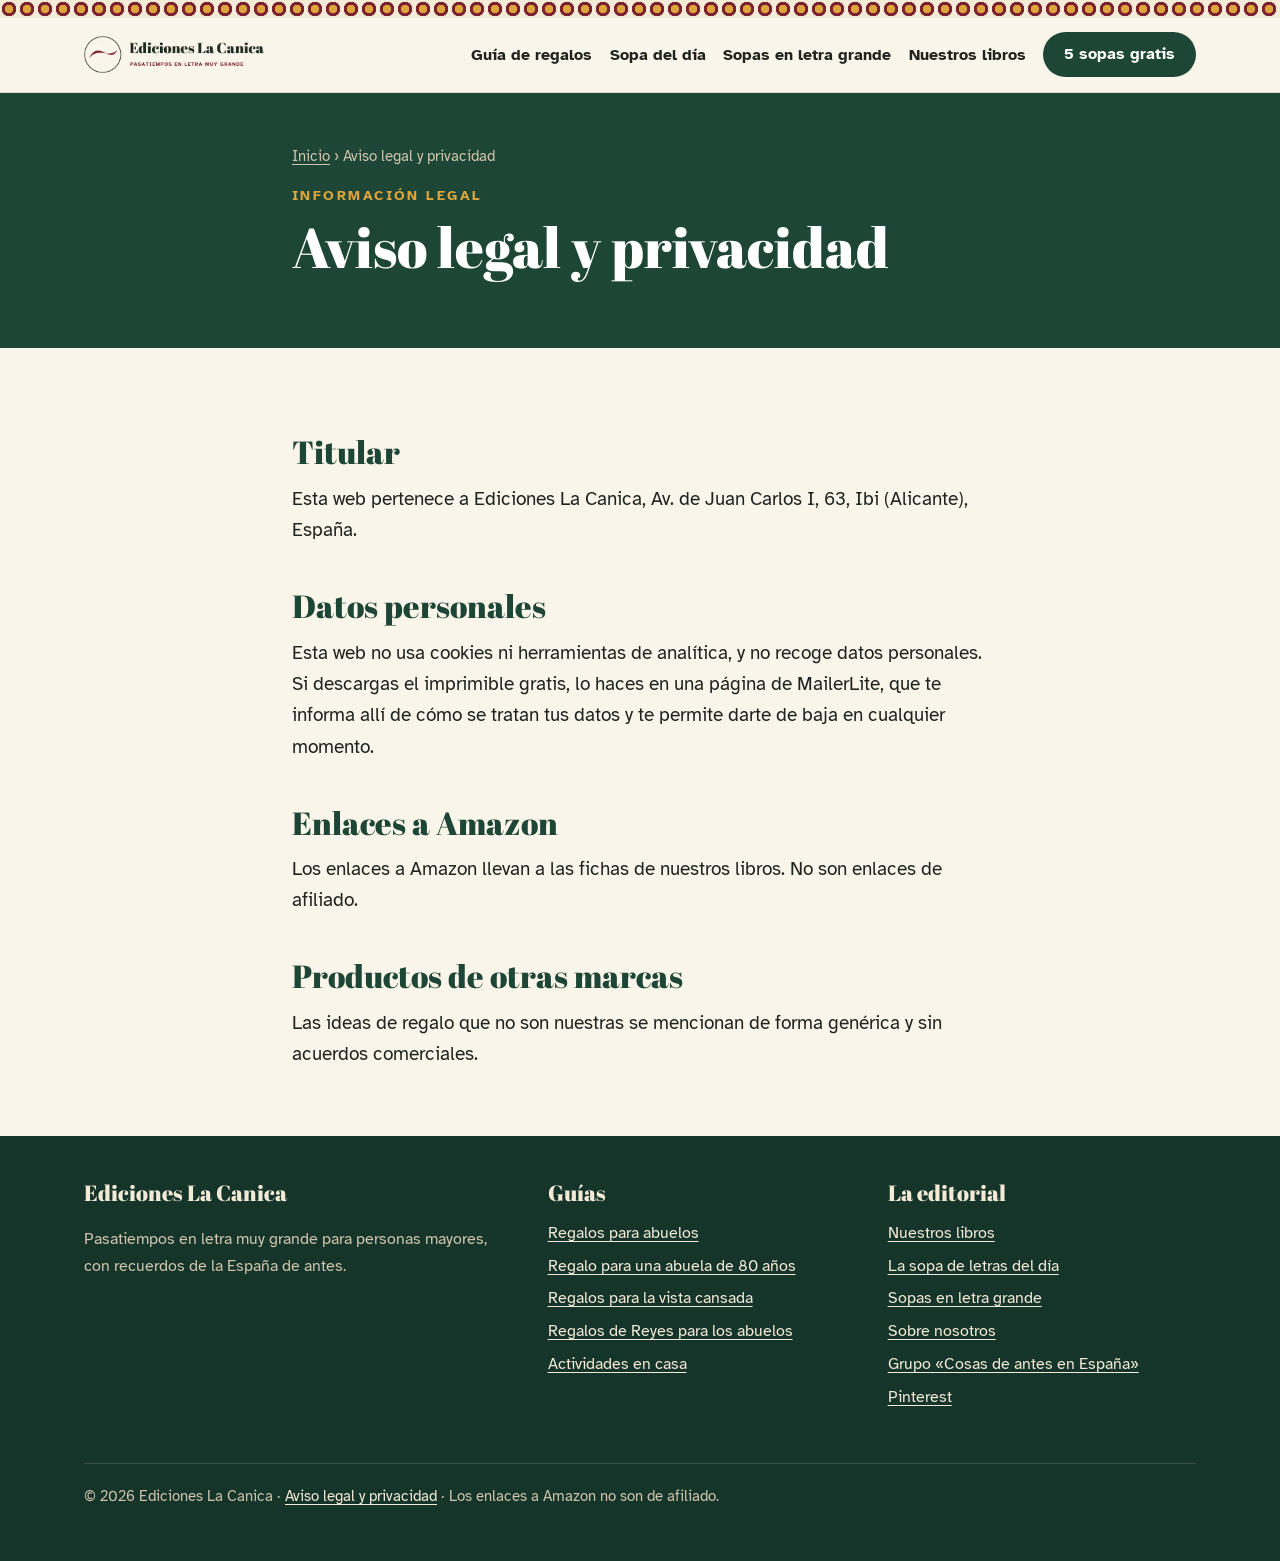
<file: aviso-legal/index.html>
<!doctype html>
<html lang="es">
<head>
<meta charset="utf-8">
<meta name="viewport" content="width=device-width, initial-scale=1">
<title>Aviso legal y privacidad · Ediciones La Canica</title>
<meta name="description" content="Aviso legal y política de privacidad de la web de Ediciones La Canica.">
<link rel="canonical" href="https://edicioneslacanica.github.io/aviso-legal/">
<meta name="google-site-verification" content="VkNssRUTS8YzPhkFAHOgQdFWMbKlsd9Glyf-zC-2MkE">
<meta name="p:domain_verify" content="fee0f769501e787d30c666278166b75b">
<meta name="robots" content="noindex">
<meta property="og:type" content="article">
<meta property="og:locale" content="es_ES">
<meta property="og:site_name" content="Ediciones La Canica">
<meta property="og:title" content="Aviso legal y privacidad · Ediciones La Canica">
<meta property="og:description" content="Aviso legal y política de privacidad de la web de Ediciones La Canica.">
<meta property="og:url" content="https://edicioneslacanica.github.io/aviso-legal/">
<meta property="og:image" content="https://edicioneslacanica.github.io/img/og-imagen.jpg">
<meta name="twitter:card" content="summary_large_image">
<link rel="icon" type="image/png" href="/favicon.png">
<link rel="preload" href="/fuentes/abril-fatface.woff2" as="font" type="font/woff2" crossorigin>
<link rel="preload" href="/fuentes/atkinson-canica.woff2" as="font" type="font/woff2" crossorigin>
<link rel="stylesheet" href="/estilo.css">
<script type="application/ld+json">{"@context": "https://schema.org", "@graph": [{"@type": "Organization", "@id": "https://edicioneslacanica.github.io/#organizacion", "name": "Ediciones La Canica", "url": "https://edicioneslacanica.github.io/", "logo": "https://edicioneslacanica.github.io/img/logo.png", "sameAs": ["https://www.pinterest.com/edicioneslacanica"]}, {"@type": "WebSite", "@id": "https://edicioneslacanica.github.io/#web", "url": "https://edicioneslacanica.github.io/", "name": "Ediciones La Canica", "inLanguage": "es-ES", "publisher": {"@id": "https://edicioneslacanica.github.io/#organizacion"}}, {"@type": "BreadcrumbList", "itemListElement": [{"@type": "ListItem", "position": 1, "name": "Inicio", "item": "https://edicioneslacanica.github.io/"}, {"@type": "ListItem", "position": 2, "name": "Aviso legal y privacidad", "item": "https://edicioneslacanica.github.io/aviso-legal/"}]}]}</script>
<script data-goatcounter="https://lacanica.goatcounter.com/count" async src="//gc.zgo.at/count.js"></script>
</head>
<body>
<div class="baldosas" aria-hidden="true"></div>
<header class="cabecera">
  <div class="dentro">
    <a class="marca" href="/" aria-label="Ediciones La Canica, inicio"><img src="/img/logo.png" width="539" height="112" alt="Ediciones La Canica"></a>
    
<nav class="menu" aria-label="Principal">
  <a href="/">Guía de regalos</a>
  <a href="/sopa-del-dia/">Sopa del día</a>
  <a href="/sopas-de-letras-letra-grande/">Sopas en letra grande</a>
  <a href="/libros/">Nuestros libros</a>
  <a class="boton" href="https://sopas-letra-grande-gratis.subscribepage.io" rel="noopener">5 sopas gratis</a>
</nav>
  </div>
</header>
<main>
<section class="heroe solo-texto">
  <div class="dentro">
    <div>
      <p class="miga"><a href="/">Inicio</a> › Aviso legal y privacidad</p>
      <p class="etiqueta">Información legal</p>
      <h1>Aviso legal y privacidad</h1>
      
    </div>
    
  </div>
</section>
<article class="articulo">


<h2>Titular</h2>
<p>Esta web pertenece a Ediciones La Canica, Av. de Juan Carlos I, 63, Ibi (Alicante), España.</p>
<h2>Datos personales</h2>
<p>Esta web no usa cookies ni herramientas de analítica, y no recoge datos personales. Si descargas el imprimible gratis, lo haces en una página de MailerLite, que te informa allí de cómo se tratan tus datos y te permite darte de baja en cualquier momento.</p>
<h2>Enlaces a Amazon</h2>
<p>Los enlaces a Amazon llevan a las fichas de nuestros libros. No son enlaces de afiliado.</p>
<h2>Productos de otras marcas</h2>
<p>Las ideas de regalo que no son nuestras se mencionan de forma genérica y sin acuerdos comerciales.</p>


</article>


</main>
<footer class="pie">
  <div class="dentro">
    <div>
      <h2>Ediciones La Canica</h2>
      <p>Pasatiempos en letra muy grande para personas mayores, con recuerdos de la España de antes.</p>
    </div>
    <div>
      <h2>Guías</h2>
      <ul>
        <li><a href="/">Regalos para abuelos</a></li>
        <li><a href="/regalo-abuela-80-anos/">Regalo para una abuela de 80 años</a></li>
        <li><a href="/regalos-abuelo-vista-cansada/">Regalos para la vista cansada</a></li>
        <li><a href="/regalos-reyes-abuelos/">Regalos de Reyes para los abuelos</a></li>
        <li><a href="/actividades-para-mayores-en-casa/">Actividades en casa</a></li>
      </ul>
    </div>
    <div>
      <h2>La editorial</h2>
      <ul>
        <li><a href="/libros/">Nuestros libros</a></li>
        <li><a href="/sopa-del-dia/">La sopa de letras del día</a></li>
        <li><a href="/sopas-de-letras-letra-grande/">Sopas en letra grande</a></li>
        <li><a href="/sobre-nosotros/">Sobre nosotros</a></li>
        <li><a href="https://www.facebook.com/groups/cosasdeantesenespana" rel="noopener">Grupo «Cosas de antes en España»</a></li>
        <li><a href="https://www.pinterest.com/edicioneslacanica" rel="noopener">Pinterest</a></li>
      </ul>
    </div>
    <p class="legal">© 2026 Ediciones La Canica · <a href="/aviso-legal/">Aviso legal y privacidad</a> · Los enlaces a Amazon no son de afiliado.</p>
  </div>
</footer>
</body>
</html>
</file>
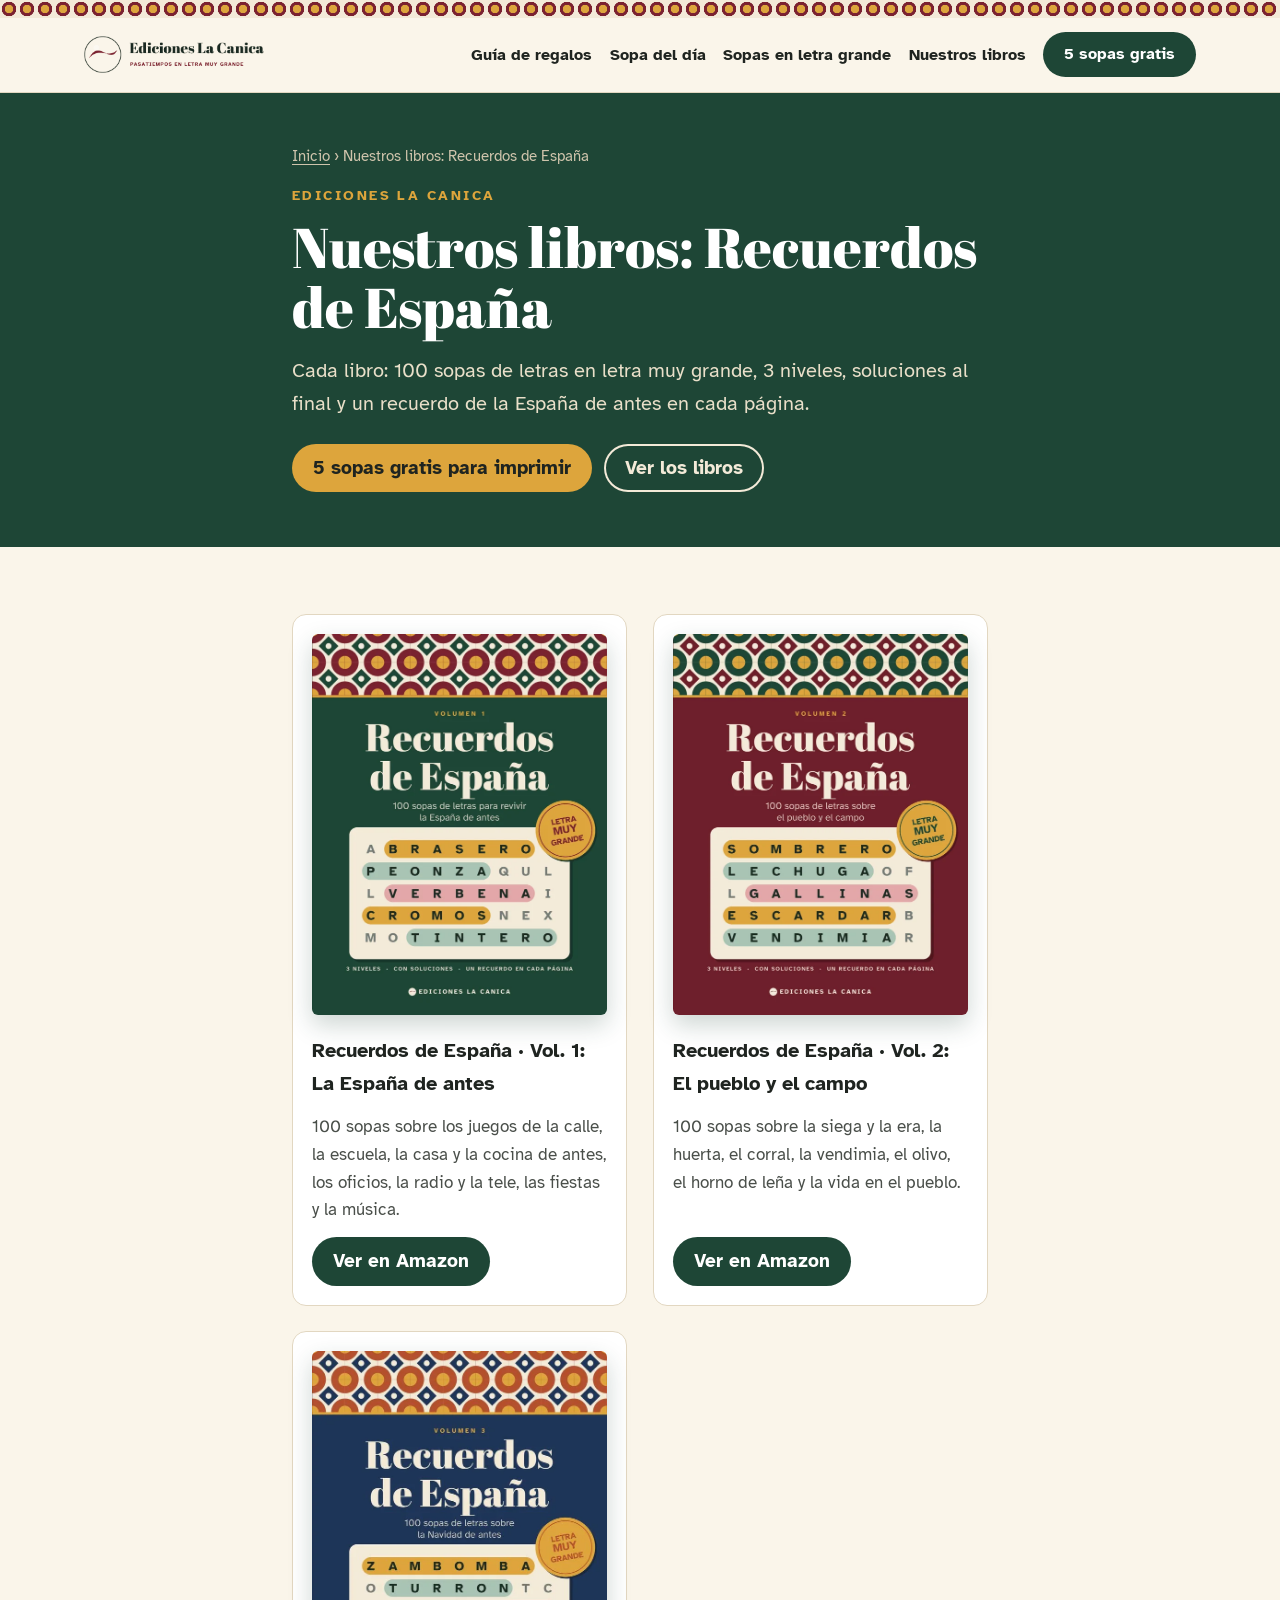
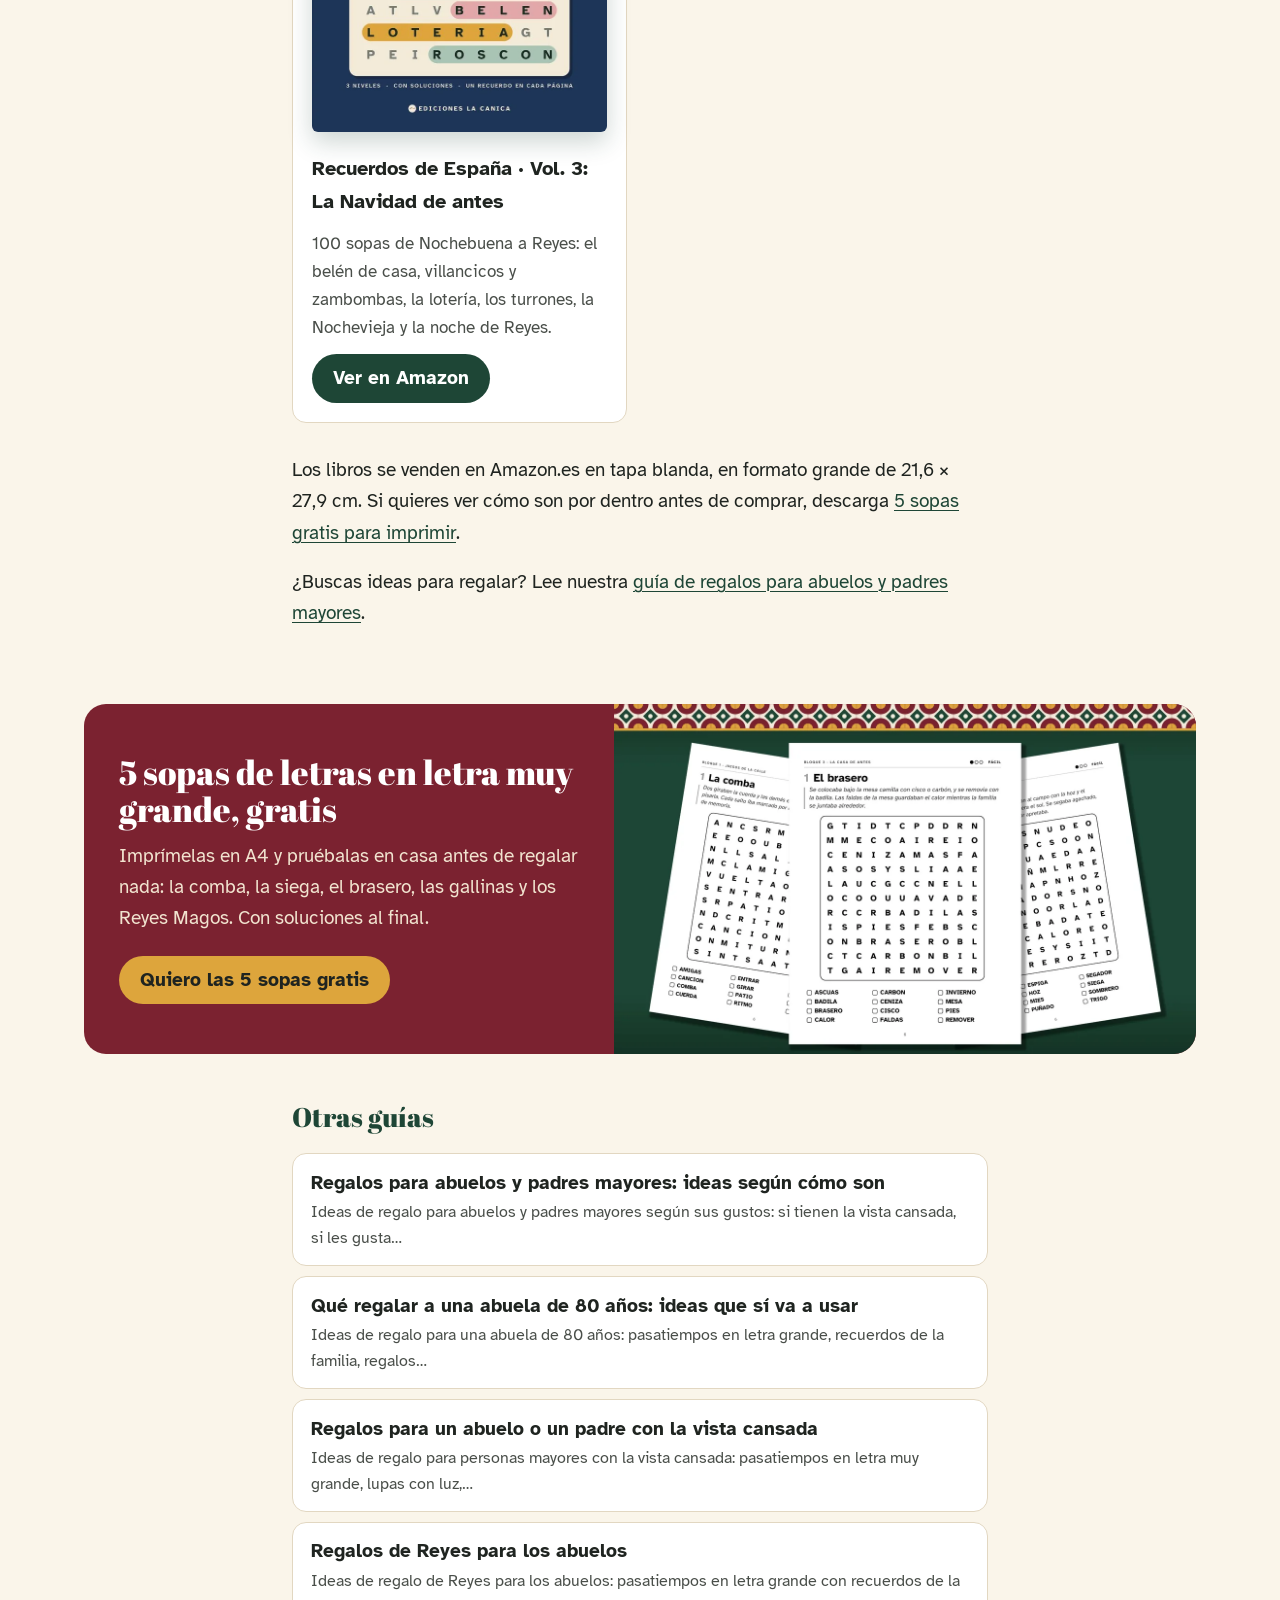
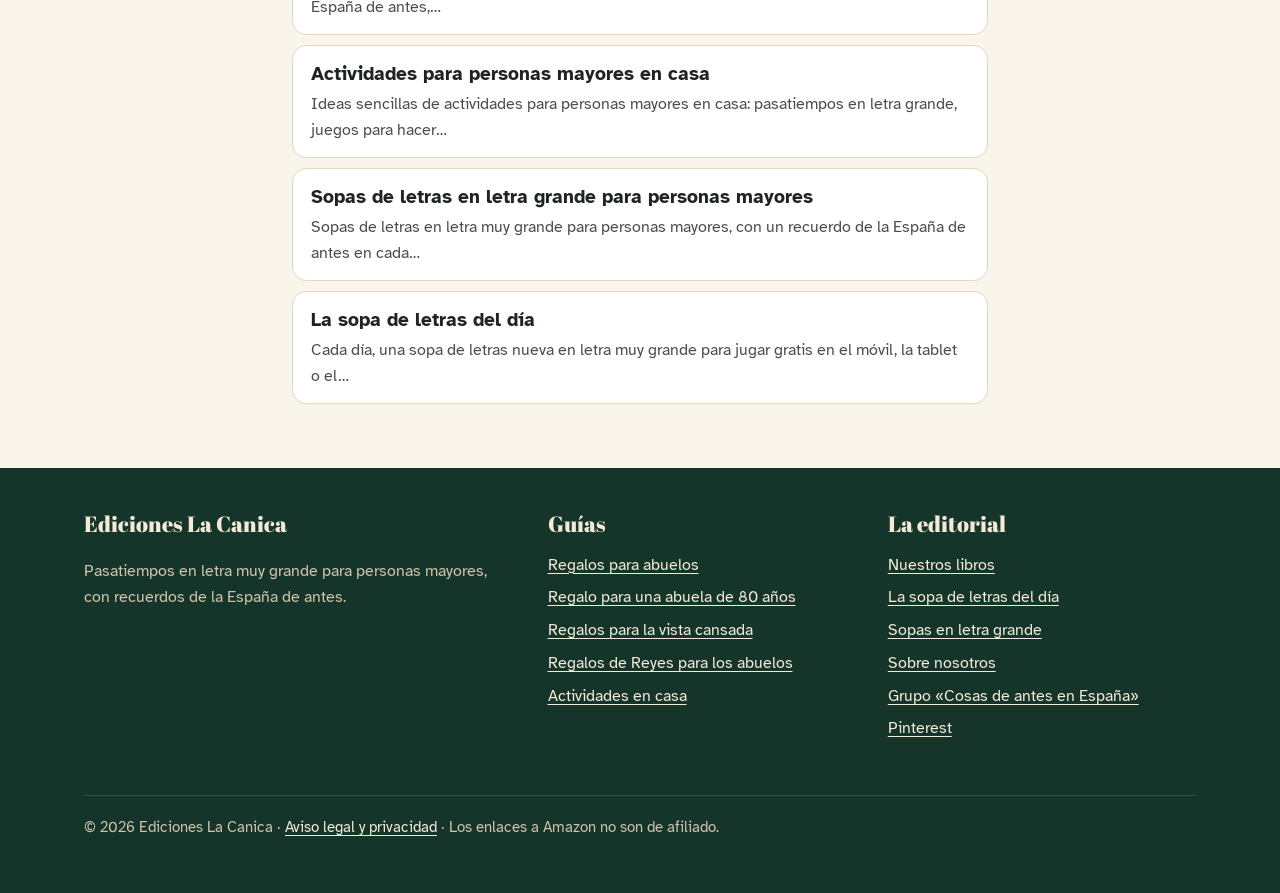
<file: libros/index.html>
<!doctype html>
<html lang="es">
<head>
<meta charset="utf-8">
<meta name="viewport" content="width=device-width, initial-scale=1">
<title>Recuerdos de España: libros de sopas de letras en letra muy grande</title>
<meta name="description" content="La serie Recuerdos de España de Ediciones La Canica: libros de 100 sopas de letras en letra muy grande con un recuerdo de la España de antes en cada página.">
<link rel="canonical" href="https://edicioneslacanica.github.io/libros/">
<meta name="google-site-verification" content="VkNssRUTS8YzPhkFAHOgQdFWMbKlsd9Glyf-zC-2MkE">
<meta name="p:domain_verify" content="fee0f769501e787d30c666278166b75b">
<meta name="robots" content="index, follow, max-image-preview:large">
<meta property="og:type" content="article">
<meta property="og:locale" content="es_ES">
<meta property="og:site_name" content="Ediciones La Canica">
<meta property="og:title" content="Recuerdos de España: libros de sopas de letras en letra muy grande">
<meta property="og:description" content="La serie Recuerdos de España de Ediciones La Canica: libros de 100 sopas de letras en letra muy grande con un recuerdo de la España de antes en cada página.">
<meta property="og:url" content="https://edicioneslacanica.github.io/libros/">
<meta property="og:image" content="https://edicioneslacanica.github.io/img/og-imagen.jpg">
<meta name="twitter:card" content="summary_large_image">
<link rel="icon" type="image/png" href="/favicon.png">
<link rel="preload" href="/fuentes/abril-fatface.woff2" as="font" type="font/woff2" crossorigin>
<link rel="preload" href="/fuentes/atkinson-canica.woff2" as="font" type="font/woff2" crossorigin>
<link rel="stylesheet" href="/estilo.css">
<script type="application/ld+json">{"@context": "https://schema.org", "@graph": [{"@type": "Organization", "@id": "https://edicioneslacanica.github.io/#organizacion", "name": "Ediciones La Canica", "url": "https://edicioneslacanica.github.io/", "logo": "https://edicioneslacanica.github.io/img/logo.png", "sameAs": ["https://www.pinterest.com/edicioneslacanica"]}, {"@type": "WebSite", "@id": "https://edicioneslacanica.github.io/#web", "url": "https://edicioneslacanica.github.io/", "name": "Ediciones La Canica", "inLanguage": "es-ES", "publisher": {"@id": "https://edicioneslacanica.github.io/#organizacion"}}, {"@type": "Book", "name": "Recuerdos de España · Vol. 1: La España de antes", "description": "100 sopas sobre los juegos de la calle, la escuela, la casa y la cocina de antes, los oficios, la radio y la tele, las fiestas y la música.", "bookFormat": "https://schema.org/Paperback", "inLanguage": "es", "numberOfPages": 124, "image": "https://edicioneslacanica.github.io/img/recuerdos-de-espana-vol-1.jpg", "url": "https://www.amazon.es/dp/B0HQFGLH7H", "isPartOf": {"@type": "BookSeries", "name": "Recuerdos de España", "publisher": {"@id": "https://edicioneslacanica.github.io/#organizacion"}}, "position": 1, "publisher": {"@id": "https://edicioneslacanica.github.io/#organizacion"}, "author": {"@id": "https://edicioneslacanica.github.io/#organizacion"}}, {"@type": "Book", "name": "Recuerdos de España · Vol. 2: El pueblo y el campo", "description": "100 sopas sobre la siega y la era, la huerta, el corral, la vendimia, el olivo, el horno de leña y la vida en el pueblo.", "bookFormat": "https://schema.org/Paperback", "inLanguage": "es", "numberOfPages": 124, "image": "https://edicioneslacanica.github.io/img/recuerdos-de-espana-vol-2.jpg", "url": "https://www.amazon.es/dp/B0HQQV3WMK", "isPartOf": {"@type": "BookSeries", "name": "Recuerdos de España", "publisher": {"@id": "https://edicioneslacanica.github.io/#organizacion"}}, "position": 2, "publisher": {"@id": "https://edicioneslacanica.github.io/#organizacion"}, "author": {"@id": "https://edicioneslacanica.github.io/#organizacion"}}, {"@type": "Book", "name": "Recuerdos de España · Vol. 3: La Navidad de antes", "description": "100 sopas de Nochebuena a Reyes: el belén de casa, villancicos y zambombas, la lotería, los turrones, la Nochevieja y la noche de Reyes.", "bookFormat": "https://schema.org/Paperback", "inLanguage": "es", "numberOfPages": 124, "image": "https://edicioneslacanica.github.io/img/recuerdos-de-espana-vol-3.jpg", "url": "https://www.amazon.es/dp/B0HRMQTGW5", "isPartOf": {"@type": "BookSeries", "name": "Recuerdos de España", "publisher": {"@id": "https://edicioneslacanica.github.io/#organizacion"}}, "position": 3, "publisher": {"@id": "https://edicioneslacanica.github.io/#organizacion"}, "author": {"@id": "https://edicioneslacanica.github.io/#organizacion"}}, {"@type": "BreadcrumbList", "itemListElement": [{"@type": "ListItem", "position": 1, "name": "Inicio", "item": "https://edicioneslacanica.github.io/"}, {"@type": "ListItem", "position": 2, "name": "Nuestros libros: Recuerdos de España", "item": "https://edicioneslacanica.github.io/libros/"}]}]}</script>
<script data-goatcounter="https://lacanica.goatcounter.com/count" async src="//gc.zgo.at/count.js"></script>
</head>
<body>
<div class="baldosas" aria-hidden="true"></div>
<header class="cabecera">
  <div class="dentro">
    <a class="marca" href="/" aria-label="Ediciones La Canica, inicio"><img src="/img/logo.png" width="539" height="112" alt="Ediciones La Canica"></a>
    
<nav class="menu" aria-label="Principal">
  <a href="/">Guía de regalos</a>
  <a href="/sopa-del-dia/">Sopa del día</a>
  <a href="/sopas-de-letras-letra-grande/">Sopas en letra grande</a>
  <a href="/libros/">Nuestros libros</a>
  <a class="boton" href="https://sopas-letra-grande-gratis.subscribepage.io" rel="noopener">5 sopas gratis</a>
</nav>
  </div>
</header>
<main>
<section class="heroe solo-texto">
  <div class="dentro">
    <div>
      <p class="miga"><a href="/">Inicio</a> › Nuestros libros: Recuerdos de España</p>
      <p class="etiqueta">Ediciones La Canica</p>
      <h1>Nuestros libros: Recuerdos de España</h1>
      <p class="entradilla">Cada libro: 100 sopas de letras en letra muy grande, 3 niveles, soluciones al final y un recuerdo de la España de antes en cada página.</p>
      <div class="acciones">
        <a class="boton oro" href="https://sopas-letra-grande-gratis.subscribepage.io" rel="noopener">5 sopas gratis para imprimir</a>
        <a class="boton claro" href="/libros/">Ver los libros</a>
      </div>
    </div>
    
  </div>
</section>
<article class="articulo">


<div class="libros">
  <article class="libro">
    <img src="/img/recuerdos-de-espana-vol-1.webp" width="640" height="827" loading="lazy" alt="Portada de Recuerdos de España · Vol. 1: La España de antes">
    <h3>Recuerdos de España · Vol. 1: La España de antes</h3>
    <p>100 sopas sobre los juegos de la calle, la escuela, la casa y la cocina de antes, los oficios, la radio y la tele, las fiestas y la música.</p>
    <a class="boton" href="https://www.amazon.es/dp/B0HQFGLH7H" rel="noopener">Ver en Amazon</a>
  </article>
  <article class="libro">
    <img src="/img/recuerdos-de-espana-vol-2.webp" width="640" height="827" loading="lazy" alt="Portada de Recuerdos de España · Vol. 2: El pueblo y el campo">
    <h3>Recuerdos de España · Vol. 2: El pueblo y el campo</h3>
    <p>100 sopas sobre la siega y la era, la huerta, el corral, la vendimia, el olivo, el horno de leña y la vida en el pueblo.</p>
    <a class="boton" href="https://www.amazon.es/dp/B0HQQV3WMK" rel="noopener">Ver en Amazon</a>
  </article>
  <article class="libro">
    <img src="/img/recuerdos-de-espana-vol-3.webp" width="640" height="827" loading="lazy" alt="Portada de Recuerdos de España · Vol. 3: La Navidad de antes">
    <h3>Recuerdos de España · Vol. 3: La Navidad de antes</h3>
    <p>100 sopas de Nochebuena a Reyes: el belén de casa, villancicos y zambombas, la lotería, los turrones, la Nochevieja y la noche de Reyes.</p>
    <a class="boton" href="https://www.amazon.es/dp/B0HRMQTGW5" rel="noopener">Ver en Amazon</a>
  </article>
</div>
<p>Los libros se venden en Amazon.es en tapa blanda, en formato grande de 21,6 × 27,9 cm. Si quieres ver cómo son por dentro antes de comprar, descarga <a href="https://sopas-letra-grande-gratis.subscribepage.io" rel="noopener">5 sopas gratis para imprimir</a>.</p>
<p>¿Buscas ideas para regalar? Lee nuestra <a href="/">guía de regalos para abuelos y padres mayores</a>.</p>


</article>

<section class="gratis" aria-labelledby="gratis-titulo">
  <div class="caja">
    <div class="texto">
      <h2 id="gratis-titulo">5 sopas de letras en letra muy grande, gratis</h2>
      <p>Imprímelas en A4 y pruébalas en casa antes de regalar nada: la comba, la siega, el brasero, las gallinas y los Reyes Magos. Con soluciones al final.</p>
      <a class="boton oro" href="https://sopas-letra-grande-gratis.subscribepage.io" rel="noopener">Quiero las 5 sopas gratis</a>
    </div>
    <img src="/img/sopas-gratis.webp" width="1200" height="720" loading="lazy" alt="Tres páginas de sopas de letras en letra muy grande para imprimir">
  </div>
</section>
<aside class="otras" aria-label="Otras guías"><h2>Otras guías</h2><ul><li><a href="/">Regalos para abuelos y padres mayores: ideas según cómo son<span>Ideas de regalo para abuelos y padres mayores según sus gustos: si tienen la vista cansada, si les gusta…</span></a></li><li><a href="/regalo-abuela-80-anos/">Qué regalar a una abuela de 80 años: ideas que sí va a usar<span>Ideas de regalo para una abuela de 80 años: pasatiempos en letra grande, recuerdos de la familia, regalos…</span></a></li><li><a href="/regalos-abuelo-vista-cansada/">Regalos para un abuelo o un padre con la vista cansada<span>Ideas de regalo para personas mayores con la vista cansada: pasatiempos en letra muy grande, lupas con luz,…</span></a></li><li><a href="/regalos-reyes-abuelos/">Regalos de Reyes para los abuelos<span>Ideas de regalo de Reyes para los abuelos: pasatiempos en letra grande con recuerdos de la España de antes,…</span></a></li><li><a href="/actividades-para-mayores-en-casa/">Actividades para personas mayores en casa<span>Ideas sencillas de actividades para personas mayores en casa: pasatiempos en letra grande, juegos para hacer…</span></a></li><li><a href="/sopas-de-letras-letra-grande/">Sopas de letras en letra grande para personas mayores<span>Sopas de letras en letra muy grande para personas mayores, con un recuerdo de la España de antes en cada…</span></a></li><li><a href="/sopa-del-dia/">La sopa de letras del día<span>Cada día, una sopa de letras nueva en letra muy grande para jugar gratis en el móvil, la tablet o el…</span></a></li></ul></aside>
</main>
<footer class="pie">
  <div class="dentro">
    <div>
      <h2>Ediciones La Canica</h2>
      <p>Pasatiempos en letra muy grande para personas mayores, con recuerdos de la España de antes.</p>
    </div>
    <div>
      <h2>Guías</h2>
      <ul>
        <li><a href="/">Regalos para abuelos</a></li>
        <li><a href="/regalo-abuela-80-anos/">Regalo para una abuela de 80 años</a></li>
        <li><a href="/regalos-abuelo-vista-cansada/">Regalos para la vista cansada</a></li>
        <li><a href="/regalos-reyes-abuelos/">Regalos de Reyes para los abuelos</a></li>
        <li><a href="/actividades-para-mayores-en-casa/">Actividades en casa</a></li>
      </ul>
    </div>
    <div>
      <h2>La editorial</h2>
      <ul>
        <li><a href="/libros/">Nuestros libros</a></li>
        <li><a href="/sopa-del-dia/">La sopa de letras del día</a></li>
        <li><a href="/sopas-de-letras-letra-grande/">Sopas en letra grande</a></li>
        <li><a href="/sobre-nosotros/">Sobre nosotros</a></li>
        <li><a href="https://www.facebook.com/groups/cosasdeantesenespana" rel="noopener">Grupo «Cosas de antes en España»</a></li>
        <li><a href="https://www.pinterest.com/edicioneslacanica" rel="noopener">Pinterest</a></li>
      </ul>
    </div>
    <p class="legal">© 2026 Ediciones La Canica · <a href="/aviso-legal/">Aviso legal y privacidad</a> · Los enlaces a Amazon no son de afiliado.</p>
  </div>
</footer>
</body>
</html>
</file>
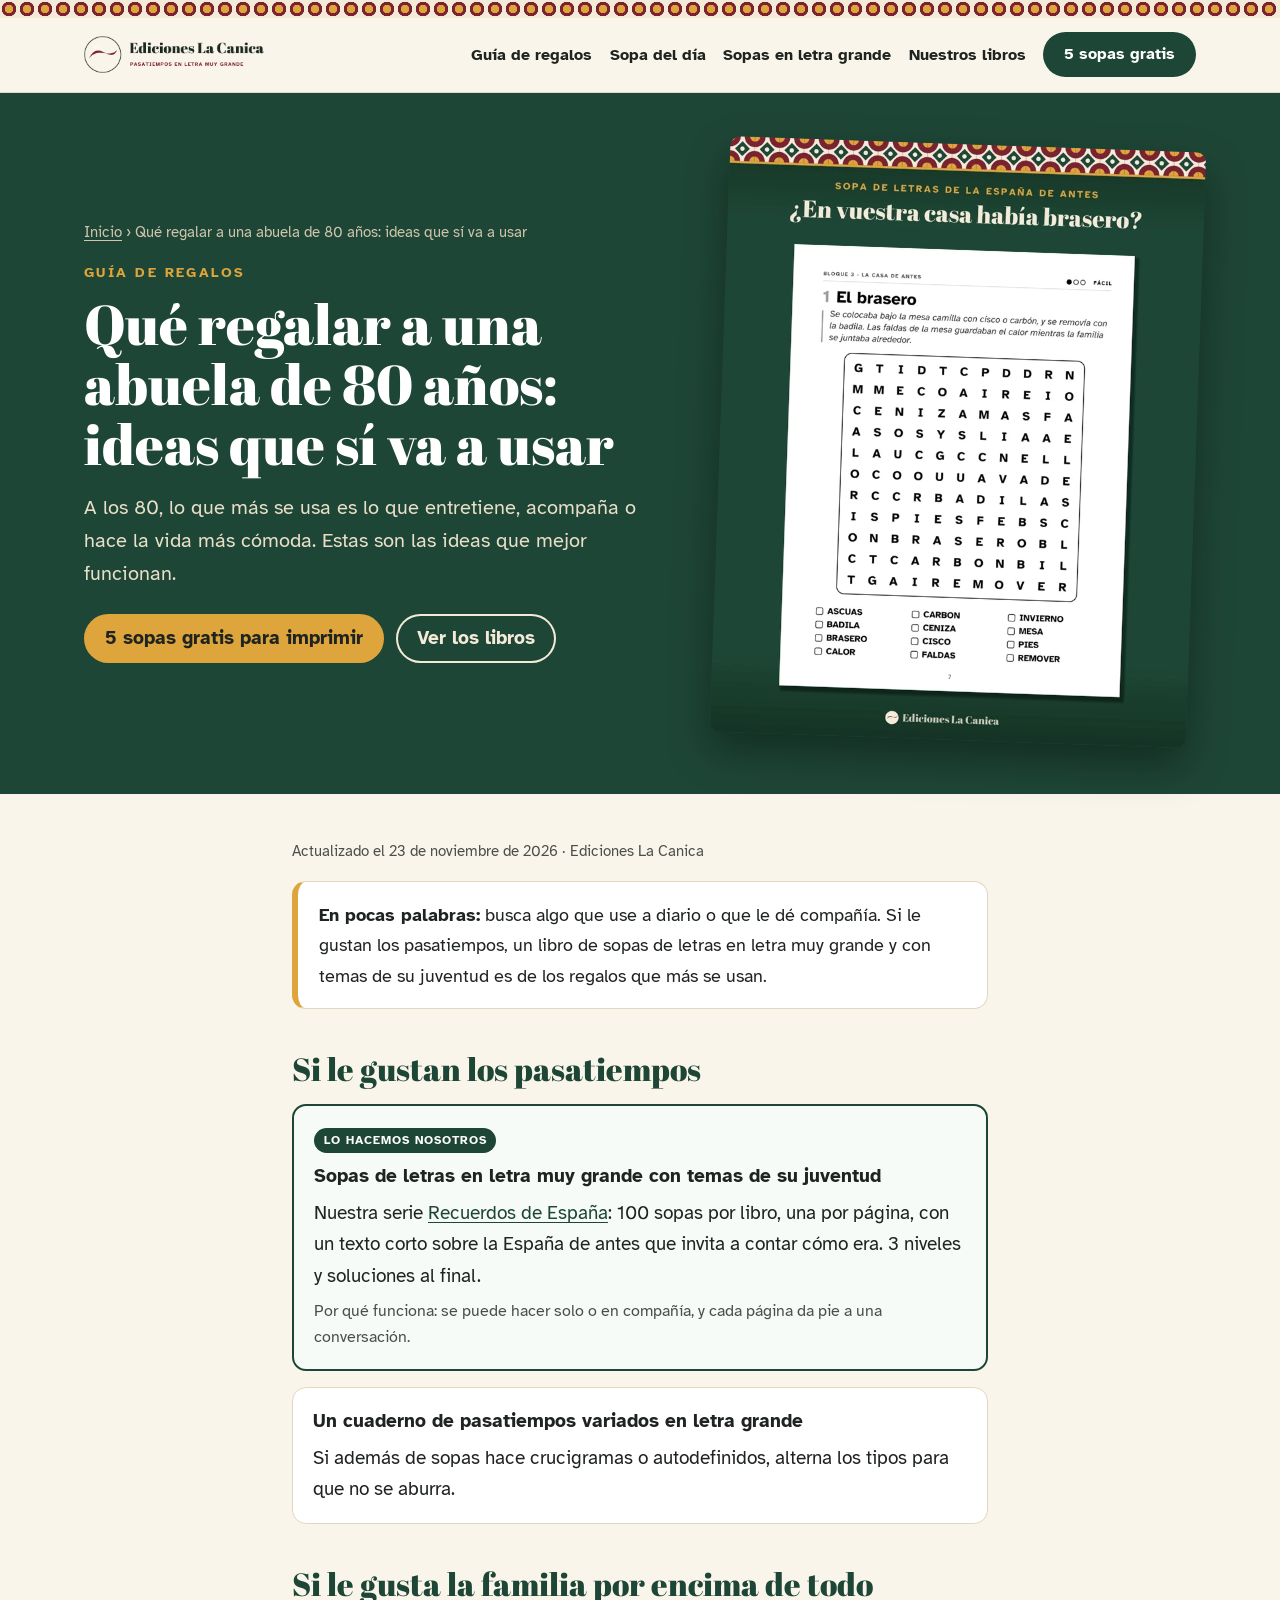
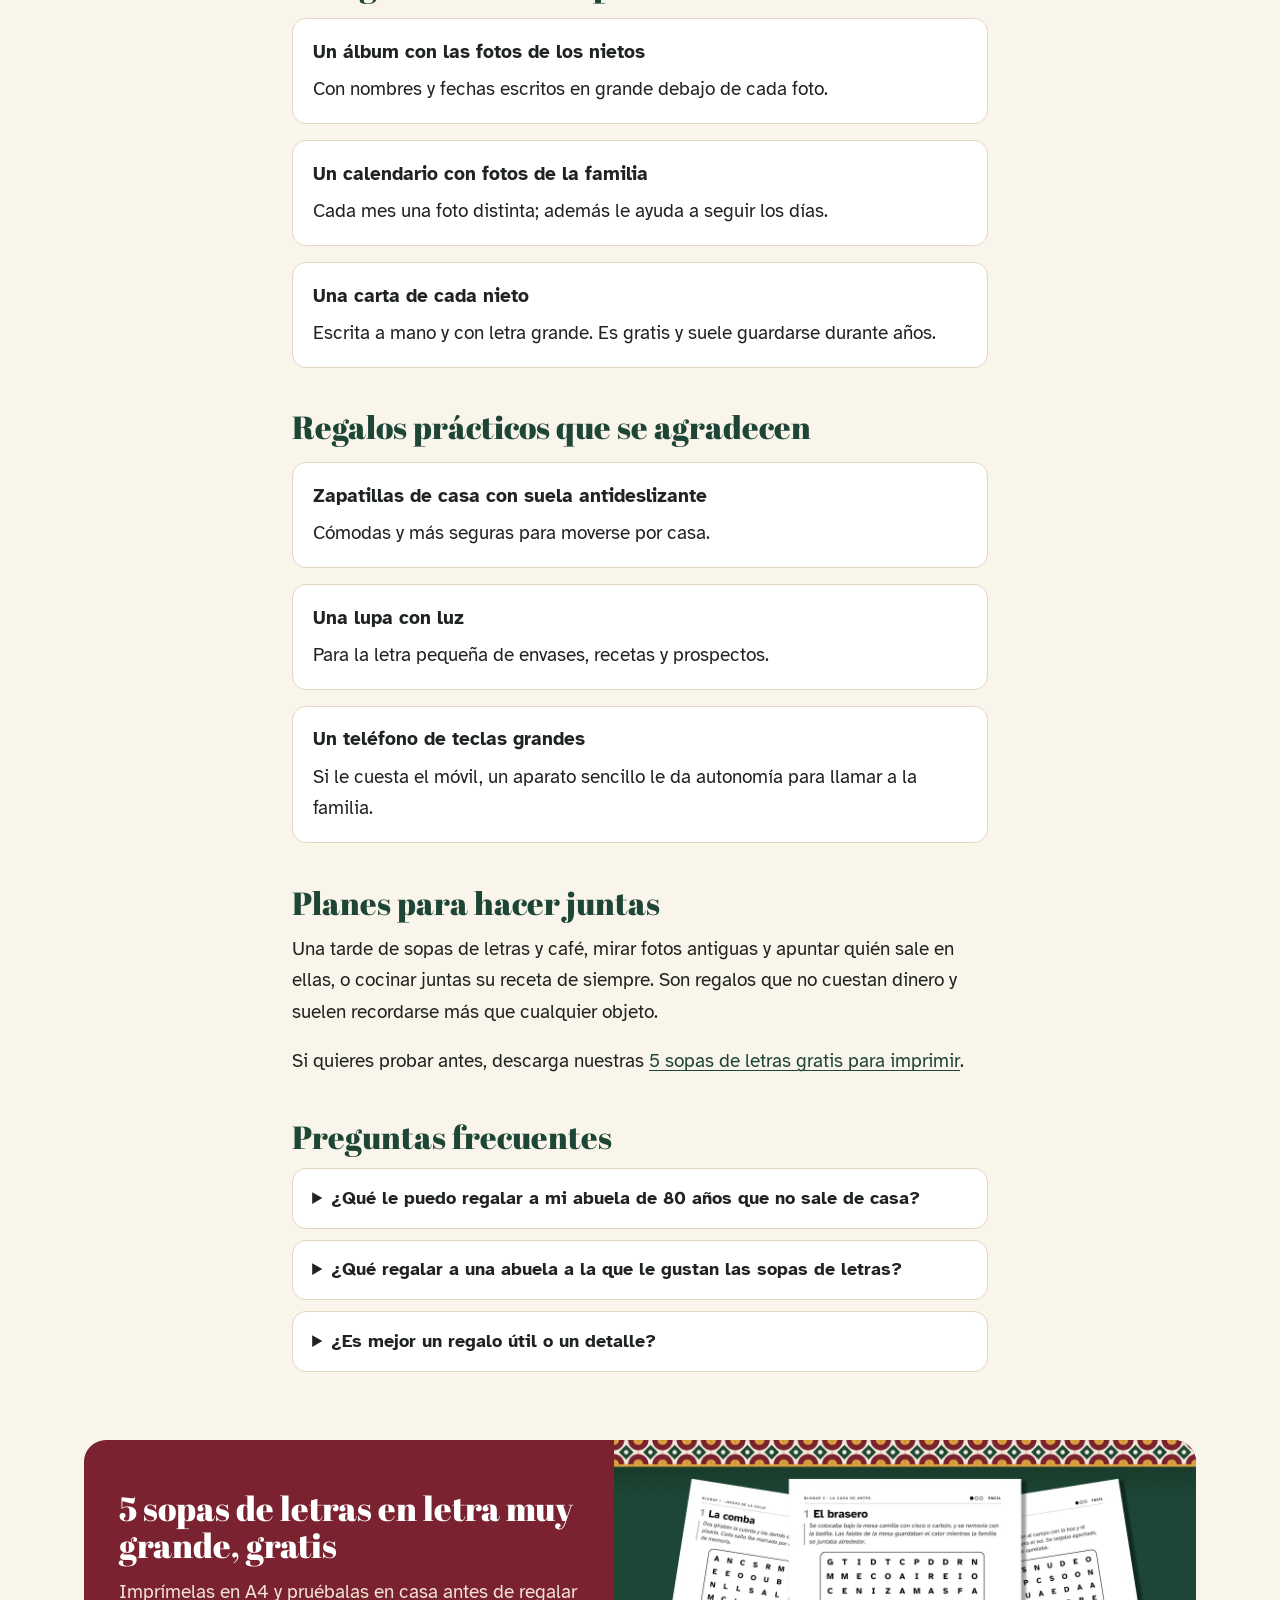
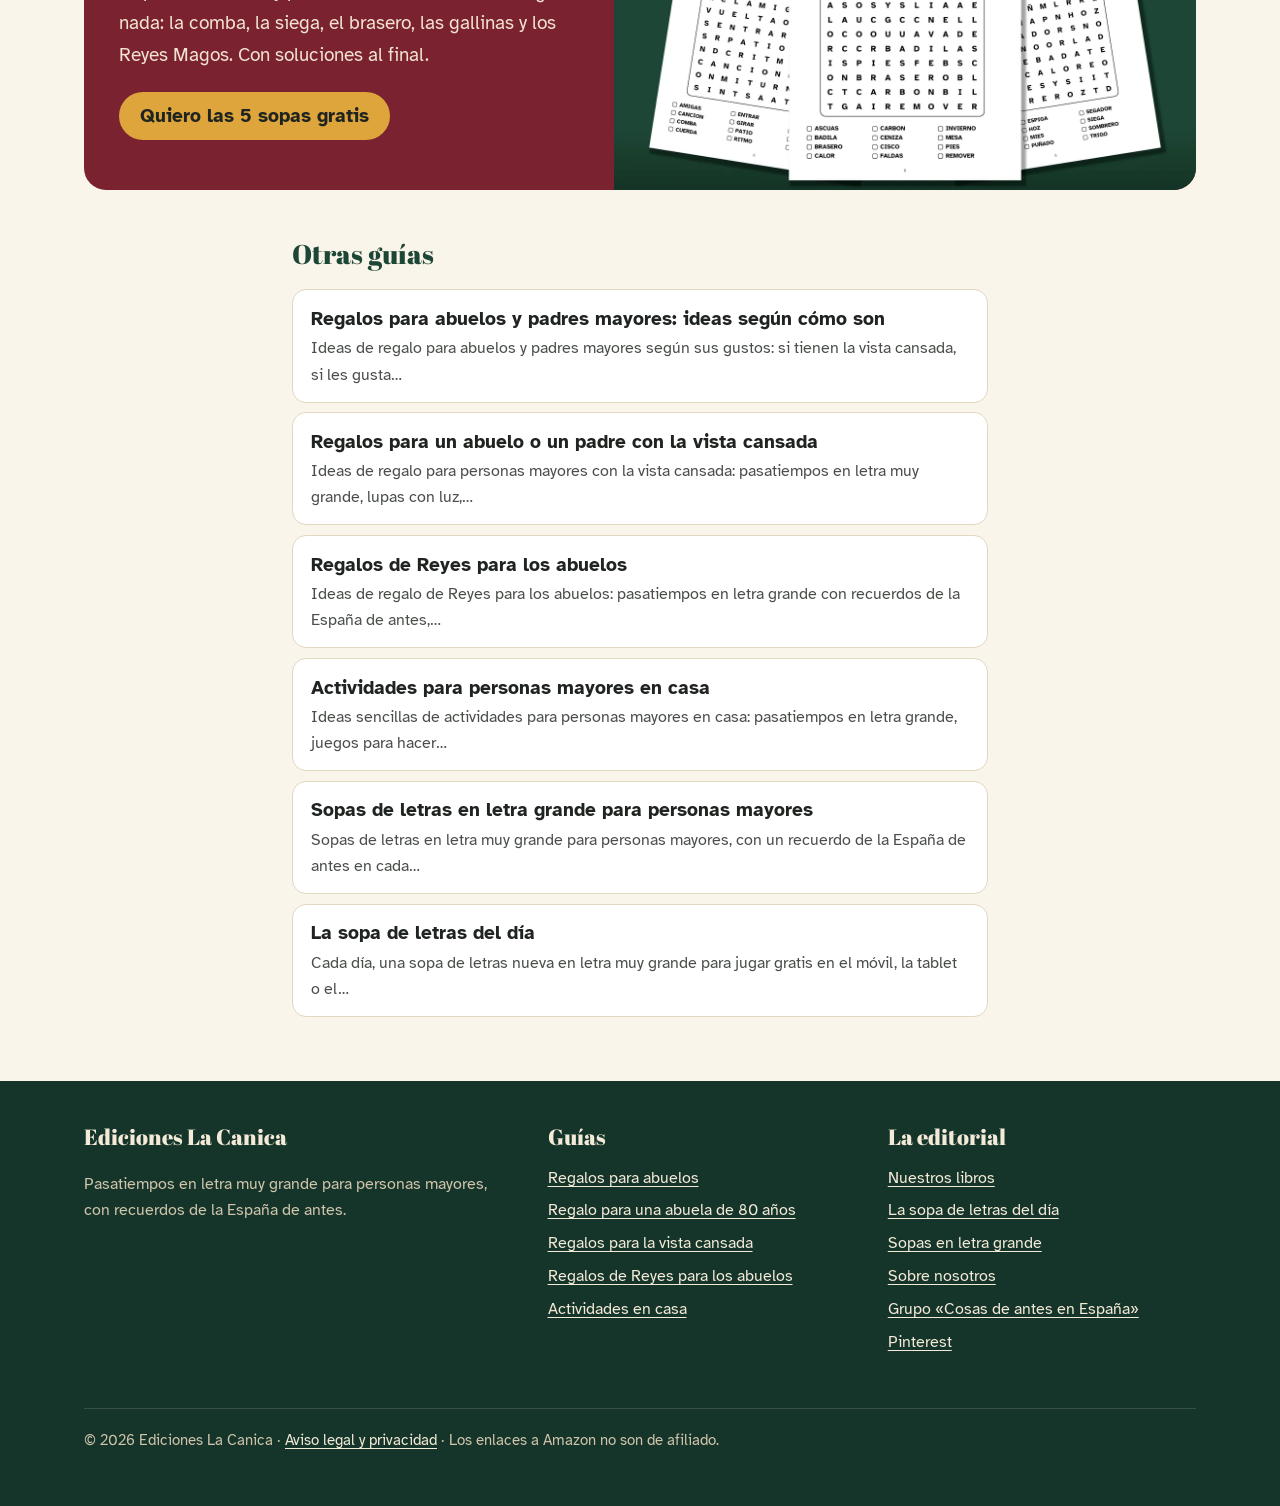
<file: regalo-abuela-80-anos/index.html>
<!doctype html>
<html lang="es">
<head>
<meta charset="utf-8">
<meta name="viewport" content="width=device-width, initial-scale=1">
<title>Qué regalar a una abuela de 80 años: ideas que sí va a usar</title>
<meta name="description" content="Ideas de regalo para una abuela de 80 años: pasatiempos en letra grande, recuerdos de la familia, regalos prácticos y planes para hacer juntas.">
<link rel="canonical" href="https://edicioneslacanica.github.io/regalo-abuela-80-anos/">
<meta name="google-site-verification" content="VkNssRUTS8YzPhkFAHOgQdFWMbKlsd9Glyf-zC-2MkE">
<meta name="p:domain_verify" content="fee0f769501e787d30c666278166b75b">
<meta name="robots" content="index, follow, max-image-preview:large">
<meta property="og:type" content="article">
<meta property="og:locale" content="es_ES">
<meta property="og:site_name" content="Ediciones La Canica">
<meta property="og:title" content="Qué regalar a una abuela de 80 años: ideas que sí va a usar">
<meta property="og:description" content="Ideas de regalo para una abuela de 80 años: pasatiempos en letra grande, recuerdos de la familia, regalos prácticos y planes para hacer juntas.">
<meta property="og:url" content="https://edicioneslacanica.github.io/regalo-abuela-80-anos/">
<meta property="og:image" content="https://edicioneslacanica.github.io/img/og-imagen.jpg">
<meta name="twitter:card" content="summary_large_image">
<link rel="icon" type="image/png" href="/favicon.png">
<link rel="preload" href="/fuentes/abril-fatface.woff2" as="font" type="font/woff2" crossorigin>
<link rel="preload" href="/fuentes/atkinson-canica.woff2" as="font" type="font/woff2" crossorigin>
<link rel="stylesheet" href="/estilo.css">
<script type="application/ld+json">{"@context": "https://schema.org", "@graph": [{"@type": "Organization", "@id": "https://edicioneslacanica.github.io/#organizacion", "name": "Ediciones La Canica", "url": "https://edicioneslacanica.github.io/", "logo": "https://edicioneslacanica.github.io/img/logo.png", "sameAs": ["https://www.pinterest.com/edicioneslacanica"]}, {"@type": "WebSite", "@id": "https://edicioneslacanica.github.io/#web", "url": "https://edicioneslacanica.github.io/", "name": "Ediciones La Canica", "inLanguage": "es-ES", "publisher": {"@id": "https://edicioneslacanica.github.io/#organizacion"}}, {"@type": "Article", "headline": "Qué regalar a una abuela de 80 años: ideas que sí va a usar", "description": "Ideas de regalo para una abuela de 80 años: pasatiempos en letra grande, recuerdos de la familia, regalos prácticos y planes para hacer juntas.", "inLanguage": "es-ES", "dateModified": "2026-11-23", "mainEntityOfPage": "https://edicioneslacanica.github.io/regalo-abuela-80-anos/", "author": {"@id": "https://edicioneslacanica.github.io/#organizacion"}, "publisher": {"@id": "https://edicioneslacanica.github.io/#organizacion"}, "image": "https://edicioneslacanica.github.io/img/sopa-el-brasero.webp"}, {"@type": "FAQPage", "mainEntity": [{"@type": "Question", "name": "¿Qué le puedo regalar a mi abuela de 80 años que no sale de casa?", "acceptedAnswer": {"@type": "Answer", "text": "Algo que la entretenga y la acompañe: pasatiempos en letra grande, un álbum de fotos de la familia, audiolibros o música de su juventud, y si puedes, visitas con un plan sencillo como hacer una sopa de letras juntas."}}, {"@type": "Question", "name": "¿Qué regalar a una abuela a la que le gustan las sopas de letras?", "acceptedAnswer": {"@type": "Answer", "text": "Un libro de sopas de letras en letra muy grande, con una sopa por página y temas que conozca. En los de nuestra serie Recuerdos de España cada sopa trae un recuerdo de la España de antes para comentar."}}, {"@type": "Question", "name": "¿Es mejor un regalo útil o un detalle?", "acceptedAnswer": {"@type": "Answer", "text": "A esta edad suele acertarse más con lo útil o con lo que da compañía. Si dudas, combina un detalle pequeño con tiempo juntos."}}]}, {"@type": "BreadcrumbList", "itemListElement": [{"@type": "ListItem", "position": 1, "name": "Inicio", "item": "https://edicioneslacanica.github.io/"}, {"@type": "ListItem", "position": 2, "name": "Qué regalar a una abuela de 80 años: ideas que sí va a usar", "item": "https://edicioneslacanica.github.io/regalo-abuela-80-anos/"}]}]}</script>
<script data-goatcounter="https://lacanica.goatcounter.com/count" async src="//gc.zgo.at/count.js"></script>
</head>
<body>
<div class="baldosas" aria-hidden="true"></div>
<header class="cabecera">
  <div class="dentro">
    <a class="marca" href="/" aria-label="Ediciones La Canica, inicio"><img src="/img/logo.png" width="539" height="112" alt="Ediciones La Canica"></a>
    
<nav class="menu" aria-label="Principal">
  <a href="/">Guía de regalos</a>
  <a href="/sopa-del-dia/">Sopa del día</a>
  <a href="/sopas-de-letras-letra-grande/">Sopas en letra grande</a>
  <a href="/libros/">Nuestros libros</a>
  <a class="boton" href="https://sopas-letra-grande-gratis.subscribepage.io" rel="noopener">5 sopas gratis</a>
</nav>
  </div>
</header>
<main>
<section class="heroe">
  <div class="dentro">
    <div>
      <p class="miga"><a href="/">Inicio</a> › Qué regalar a una abuela de 80 años: ideas que sí va a usar</p>
      <p class="etiqueta">Guía de regalos</p>
      <h1>Qué regalar a una abuela de 80 años: ideas que sí va a usar</h1>
      <p class="entradilla">A los 80, lo que más se usa es lo que entretiene, acompaña o hace la vida más cómoda. Estas son las ideas que mejor funcionan.</p>
      <div class="acciones">
        <a class="boton oro" href="https://sopas-letra-grande-gratis.subscribepage.io" rel="noopener">5 sopas gratis para imprimir</a>
        <a class="boton claro" href="/libros/">Ver los libros</a>
      </div>
    </div>
    <figure><img src="/img/sopa-el-brasero.webp" width="720" height="900" alt="Sopa de letras en letra grande sobre el brasero de antes" fetchpriority="high"></figure>
  </div>
</section>
<article class="articulo">
<p class="actualizado">Actualizado el 23 de noviembre de 2026 · Ediciones La Canica</p>

<p class="resumen"><strong>En pocas palabras:</strong> busca algo que use a diario o que le dé compañía. Si le gustan los pasatiempos, un libro de sopas de letras en letra muy grande y con temas de su juventud es de los regalos que más se usan.</p>

<h2>Si le gustan los pasatiempos</h2>
<div class="ideas">
<div class="idea nuestra"><span class="sello">Lo hacemos nosotros</span><h3>Sopas de letras en letra muy grande con temas de su juventud</h3><p>Nuestra serie <a href="/libros/">Recuerdos de España</a>: 100 sopas por libro, una por página, con un texto corto sobre la España de antes que invita a contar cómo era. 3 niveles y soluciones al final.</p><p class="por-que">Por qué funciona: se puede hacer solo o en compañía, y cada página da pie a una conversación.</p></div>
<div class="idea"><h3>Un cuaderno de pasatiempos variados en letra grande</h3><p>Si además de sopas hace crucigramas o autodefinidos, alterna los tipos para que no se aburra.</p></div>
</div>

<h2>Si le gusta la familia por encima de todo</h2>
<div class="ideas">
<div class="idea"><h3>Un álbum con las fotos de los nietos</h3><p>Con nombres y fechas escritos en grande debajo de cada foto.</p></div>
<div class="idea"><h3>Un calendario con fotos de la familia</h3><p>Cada mes una foto distinta; además le ayuda a seguir los días.</p></div>
<div class="idea"><h3>Una carta de cada nieto</h3><p>Escrita a mano y con letra grande. Es gratis y suele guardarse durante años.</p></div>
</div>

<h2>Regalos prácticos que se agradecen</h2>
<div class="ideas">
<div class="idea"><h3>Zapatillas de casa con suela antideslizante</h3><p>Cómodas y más seguras para moverse por casa.</p></div>
<div class="idea"><h3>Una lupa con luz</h3><p>Para la letra pequeña de envases, recetas y prospectos.</p></div>
<div class="idea"><h3>Un teléfono de teclas grandes</h3><p>Si le cuesta el móvil, un aparato sencillo le da autonomía para llamar a la familia.</p></div>
</div>

<h2>Planes para hacer juntas</h2>
<p>Una tarde de sopas de letras y café, mirar fotos antiguas y apuntar quién sale en ellas, o cocinar juntas su receta de siempre. Son regalos que no cuestan dinero y suelen recordarse más que cualquier objeto.</p>
<p>Si quieres probar antes, descarga nuestras <a href="https://sopas-letra-grande-gratis.subscribepage.io" rel="noopener">5 sopas de letras gratis para imprimir</a>.</p>

<h2>Preguntas frecuentes</h2>

<div class="faq"><details><summary>¿Qué le puedo regalar a mi abuela de 80 años que no sale de casa?</summary><p>Algo que la entretenga y la acompañe: pasatiempos en letra grande, un álbum de fotos de la familia, audiolibros o música de su juventud, y si puedes, visitas con un plan sencillo como hacer una sopa de letras juntas.</p></details><details><summary>¿Qué regalar a una abuela a la que le gustan las sopas de letras?</summary><p>Un libro de sopas de letras en letra muy grande, con una sopa por página y temas que conozca. En los de nuestra serie Recuerdos de España cada sopa trae un recuerdo de la España de antes para comentar.</p></details><details><summary>¿Es mejor un regalo útil o un detalle?</summary><p>A esta edad suele acertarse más con lo útil o con lo que da compañía. Si dudas, combina un detalle pequeño con tiempo juntos.</p></details></div>
</article>

<section class="gratis" aria-labelledby="gratis-titulo">
  <div class="caja">
    <div class="texto">
      <h2 id="gratis-titulo">5 sopas de letras en letra muy grande, gratis</h2>
      <p>Imprímelas en A4 y pruébalas en casa antes de regalar nada: la comba, la siega, el brasero, las gallinas y los Reyes Magos. Con soluciones al final.</p>
      <a class="boton oro" href="https://sopas-letra-grande-gratis.subscribepage.io" rel="noopener">Quiero las 5 sopas gratis</a>
    </div>
    <img src="/img/sopas-gratis.webp" width="1200" height="720" loading="lazy" alt="Tres páginas de sopas de letras en letra muy grande para imprimir">
  </div>
</section>
<aside class="otras" aria-label="Otras guías"><h2>Otras guías</h2><ul><li><a href="/">Regalos para abuelos y padres mayores: ideas según cómo son<span>Ideas de regalo para abuelos y padres mayores según sus gustos: si tienen la vista cansada, si les gusta…</span></a></li><li><a href="/regalos-abuelo-vista-cansada/">Regalos para un abuelo o un padre con la vista cansada<span>Ideas de regalo para personas mayores con la vista cansada: pasatiempos en letra muy grande, lupas con luz,…</span></a></li><li><a href="/regalos-reyes-abuelos/">Regalos de Reyes para los abuelos<span>Ideas de regalo de Reyes para los abuelos: pasatiempos en letra grande con recuerdos de la España de antes,…</span></a></li><li><a href="/actividades-para-mayores-en-casa/">Actividades para personas mayores en casa<span>Ideas sencillas de actividades para personas mayores en casa: pasatiempos en letra grande, juegos para hacer…</span></a></li><li><a href="/sopas-de-letras-letra-grande/">Sopas de letras en letra grande para personas mayores<span>Sopas de letras en letra muy grande para personas mayores, con un recuerdo de la España de antes en cada…</span></a></li><li><a href="/sopa-del-dia/">La sopa de letras del día<span>Cada día, una sopa de letras nueva en letra muy grande para jugar gratis en el móvil, la tablet o el…</span></a></li></ul></aside>
</main>
<footer class="pie">
  <div class="dentro">
    <div>
      <h2>Ediciones La Canica</h2>
      <p>Pasatiempos en letra muy grande para personas mayores, con recuerdos de la España de antes.</p>
    </div>
    <div>
      <h2>Guías</h2>
      <ul>
        <li><a href="/">Regalos para abuelos</a></li>
        <li><a href="/regalo-abuela-80-anos/">Regalo para una abuela de 80 años</a></li>
        <li><a href="/regalos-abuelo-vista-cansada/">Regalos para la vista cansada</a></li>
        <li><a href="/regalos-reyes-abuelos/">Regalos de Reyes para los abuelos</a></li>
        <li><a href="/actividades-para-mayores-en-casa/">Actividades en casa</a></li>
      </ul>
    </div>
    <div>
      <h2>La editorial</h2>
      <ul>
        <li><a href="/libros/">Nuestros libros</a></li>
        <li><a href="/sopa-del-dia/">La sopa de letras del día</a></li>
        <li><a href="/sopas-de-letras-letra-grande/">Sopas en letra grande</a></li>
        <li><a href="/sobre-nosotros/">Sobre nosotros</a></li>
        <li><a href="https://www.facebook.com/groups/cosasdeantesenespana" rel="noopener">Grupo «Cosas de antes en España»</a></li>
        <li><a href="https://www.pinterest.com/edicioneslacanica" rel="noopener">Pinterest</a></li>
      </ul>
    </div>
    <p class="legal">© 2026 Ediciones La Canica · <a href="/aviso-legal/">Aviso legal y privacidad</a> · Los enlaces a Amazon no son de afiliado.</p>
  </div>
</footer>
</body>
</html>
</file>
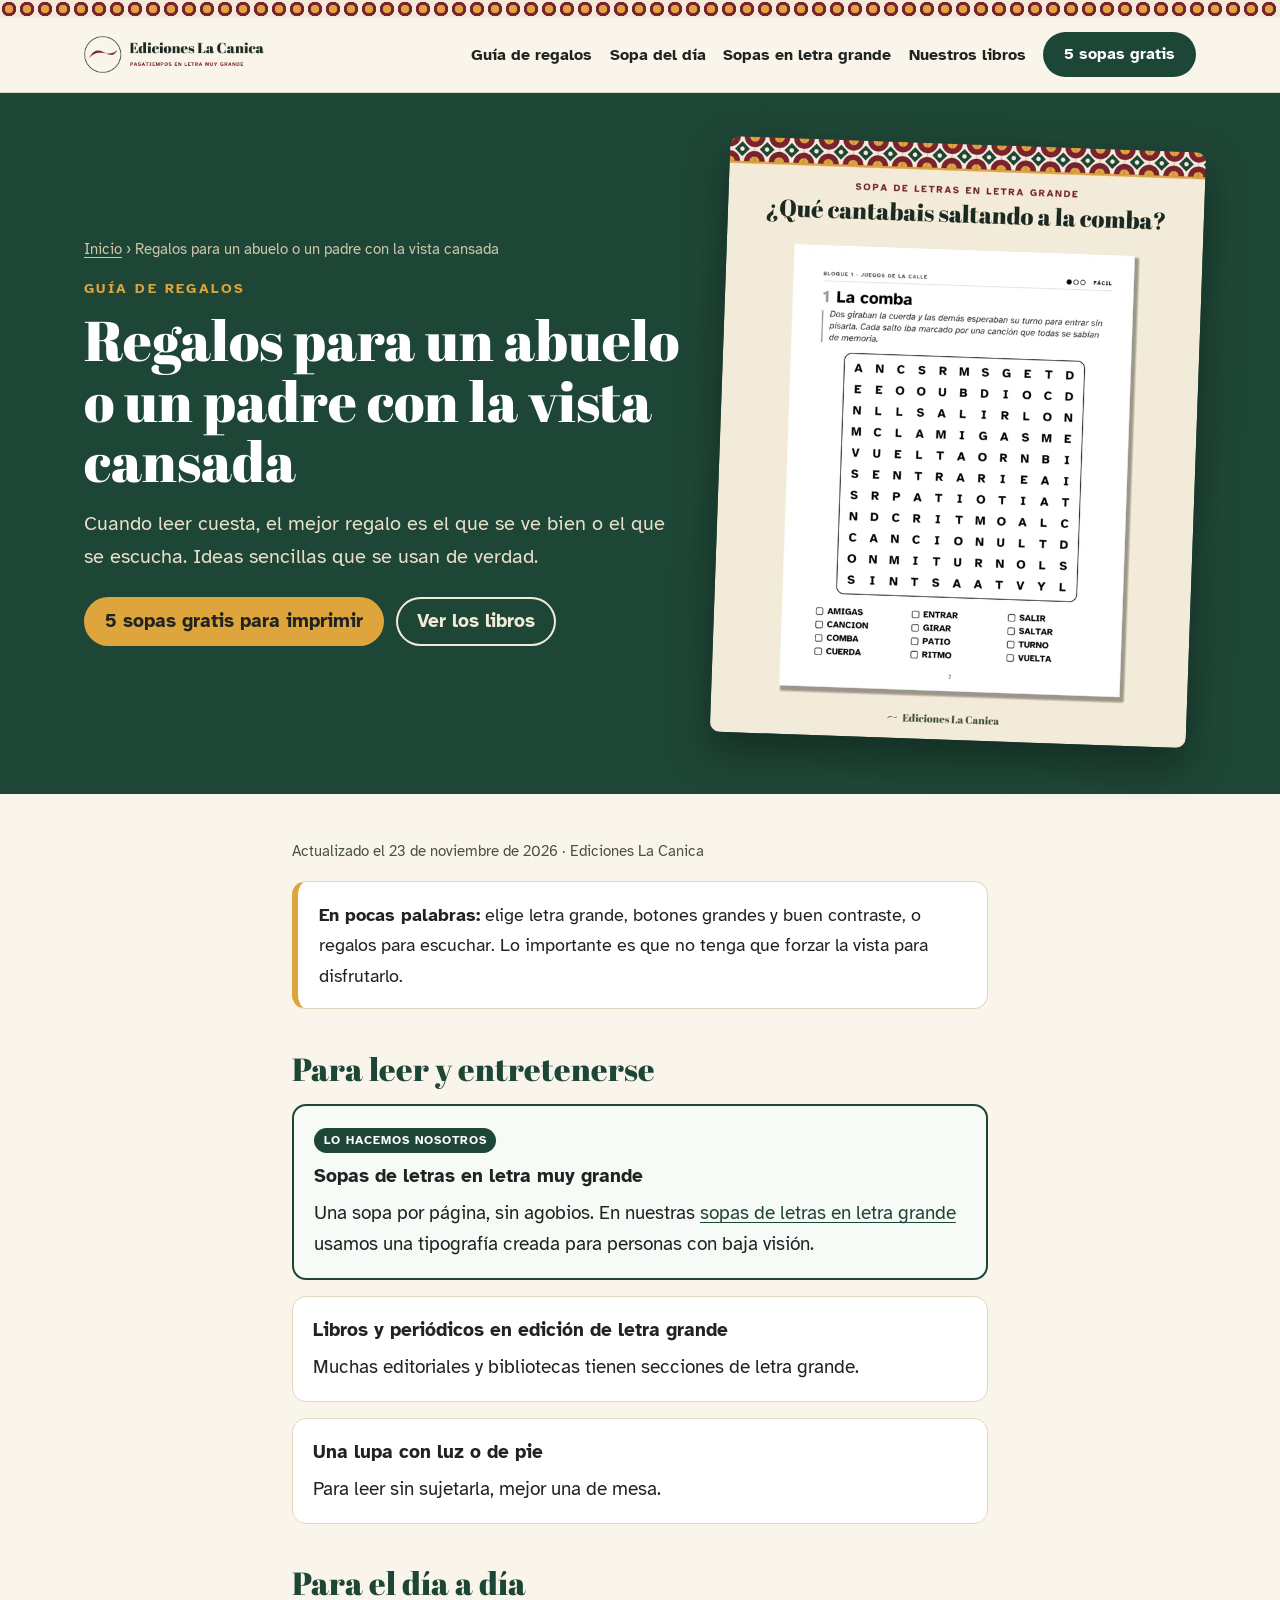
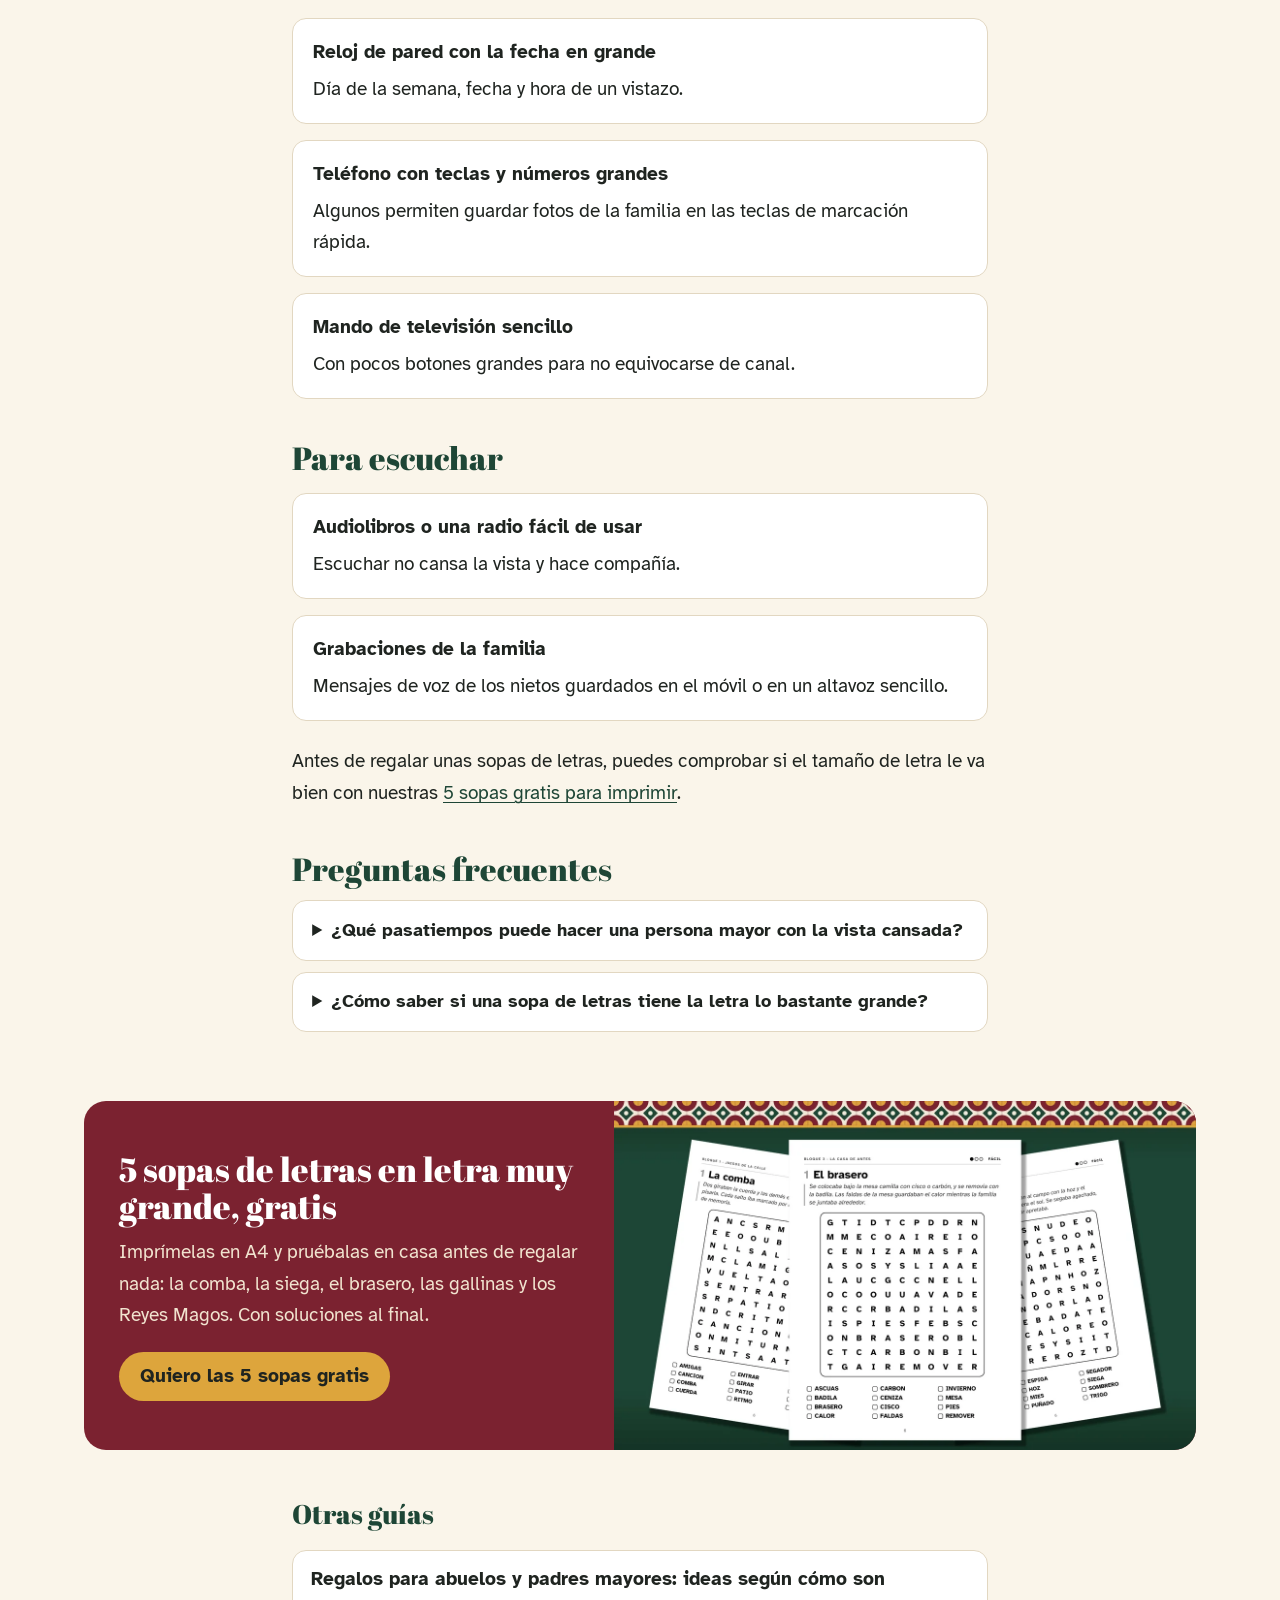
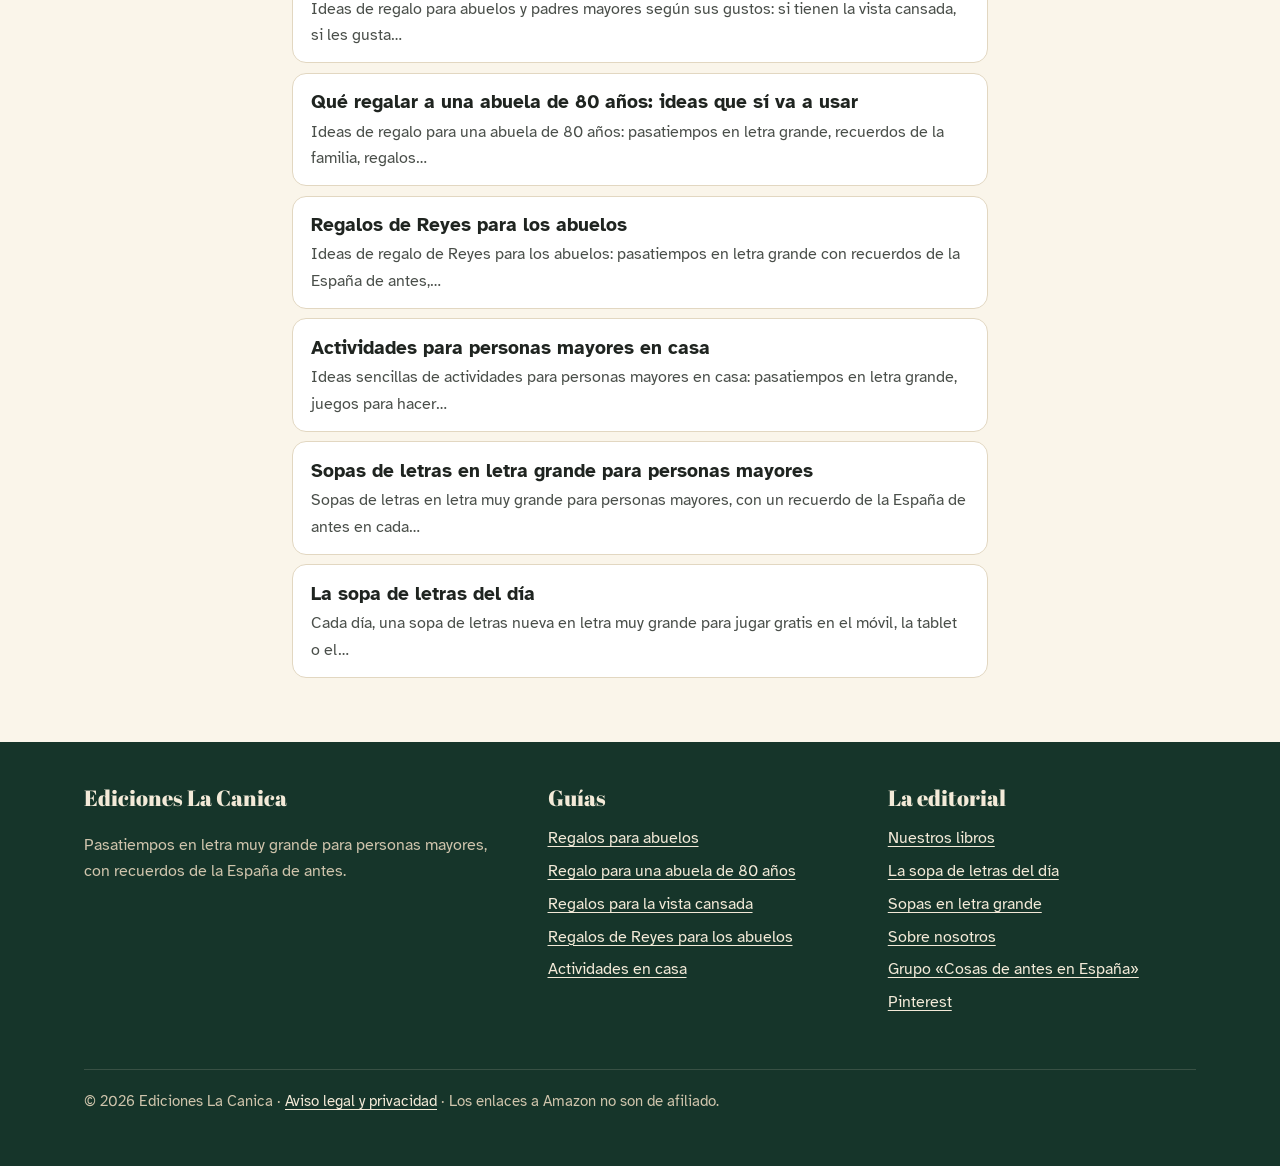
<file: regalos-abuelo-vista-cansada/index.html>
<!doctype html>
<html lang="es">
<head>
<meta charset="utf-8">
<meta name="viewport" content="width=device-width, initial-scale=1">
<title>Regalos para un abuelo o un padre con la vista cansada</title>
<meta name="description" content="Ideas de regalo para personas mayores con la vista cansada: pasatiempos en letra muy grande, lupas con luz, relojes con fecha grande y regalos para escuchar.">
<link rel="canonical" href="https://edicioneslacanica.github.io/regalos-abuelo-vista-cansada/">
<meta name="google-site-verification" content="VkNssRUTS8YzPhkFAHOgQdFWMbKlsd9Glyf-zC-2MkE">
<meta name="p:domain_verify" content="fee0f769501e787d30c666278166b75b">
<meta name="robots" content="index, follow, max-image-preview:large">
<meta property="og:type" content="article">
<meta property="og:locale" content="es_ES">
<meta property="og:site_name" content="Ediciones La Canica">
<meta property="og:title" content="Regalos para un abuelo o un padre con la vista cansada">
<meta property="og:description" content="Ideas de regalo para personas mayores con la vista cansada: pasatiempos en letra muy grande, lupas con luz, relojes con fecha grande y regalos para escuchar.">
<meta property="og:url" content="https://edicioneslacanica.github.io/regalos-abuelo-vista-cansada/">
<meta property="og:image" content="https://edicioneslacanica.github.io/img/og-imagen.jpg">
<meta name="twitter:card" content="summary_large_image">
<link rel="icon" type="image/png" href="/favicon.png">
<link rel="preload" href="/fuentes/abril-fatface.woff2" as="font" type="font/woff2" crossorigin>
<link rel="preload" href="/fuentes/atkinson-canica.woff2" as="font" type="font/woff2" crossorigin>
<link rel="stylesheet" href="/estilo.css">
<script type="application/ld+json">{"@context": "https://schema.org", "@graph": [{"@type": "Organization", "@id": "https://edicioneslacanica.github.io/#organizacion", "name": "Ediciones La Canica", "url": "https://edicioneslacanica.github.io/", "logo": "https://edicioneslacanica.github.io/img/logo.png", "sameAs": ["https://www.pinterest.com/edicioneslacanica"]}, {"@type": "WebSite", "@id": "https://edicioneslacanica.github.io/#web", "url": "https://edicioneslacanica.github.io/", "name": "Ediciones La Canica", "inLanguage": "es-ES", "publisher": {"@id": "https://edicioneslacanica.github.io/#organizacion"}}, {"@type": "Article", "headline": "Regalos para un abuelo o un padre con la vista cansada", "description": "Ideas de regalo para personas mayores con la vista cansada: pasatiempos en letra muy grande, lupas con luz, relojes con fecha grande y regalos para escuchar.", "inLanguage": "es-ES", "dateModified": "2026-11-23", "mainEntityOfPage": "https://edicioneslacanica.github.io/regalos-abuelo-vista-cansada/", "author": {"@id": "https://edicioneslacanica.github.io/#organizacion"}, "publisher": {"@id": "https://edicioneslacanica.github.io/#organizacion"}, "image": "https://edicioneslacanica.github.io/img/sopa-la-comba.webp"}, {"@type": "FAQPage", "mainEntity": [{"@type": "Question", "name": "¿Qué pasatiempos puede hacer una persona mayor con la vista cansada?", "acceptedAnswer": {"@type": "Answer", "text": "Sopas de letras y crucigramas en letra muy grande, con poco texto por página y buen contraste. También audiolibros, radio y juegos de mesa con piezas grandes."}}, {"@type": "Question", "name": "¿Cómo saber si una sopa de letras tiene la letra lo bastante grande?", "acceptedAnswer": {"@type": "Answer", "text": "Busca que haya una sola sopa por página, letras claras sin adornos y la lista de palabras también en grande. Si puedes, prueba antes una página impresa en casa."}}]}, {"@type": "BreadcrumbList", "itemListElement": [{"@type": "ListItem", "position": 1, "name": "Inicio", "item": "https://edicioneslacanica.github.io/"}, {"@type": "ListItem", "position": 2, "name": "Regalos para un abuelo o un padre con la vista cansada", "item": "https://edicioneslacanica.github.io/regalos-abuelo-vista-cansada/"}]}]}</script>
<script data-goatcounter="https://lacanica.goatcounter.com/count" async src="//gc.zgo.at/count.js"></script>
</head>
<body>
<div class="baldosas" aria-hidden="true"></div>
<header class="cabecera">
  <div class="dentro">
    <a class="marca" href="/" aria-label="Ediciones La Canica, inicio"><img src="/img/logo.png" width="539" height="112" alt="Ediciones La Canica"></a>
    
<nav class="menu" aria-label="Principal">
  <a href="/">Guía de regalos</a>
  <a href="/sopa-del-dia/">Sopa del día</a>
  <a href="/sopas-de-letras-letra-grande/">Sopas en letra grande</a>
  <a href="/libros/">Nuestros libros</a>
  <a class="boton" href="https://sopas-letra-grande-gratis.subscribepage.io" rel="noopener">5 sopas gratis</a>
</nav>
  </div>
</header>
<main>
<section class="heroe">
  <div class="dentro">
    <div>
      <p class="miga"><a href="/">Inicio</a> › Regalos para un abuelo o un padre con la vista cansada</p>
      <p class="etiqueta">Guía de regalos</p>
      <h1>Regalos para un abuelo o un padre con la vista cansada</h1>
      <p class="entradilla">Cuando leer cuesta, el mejor regalo es el que se ve bien o el que se escucha. Ideas sencillas que se usan de verdad.</p>
      <div class="acciones">
        <a class="boton oro" href="https://sopas-letra-grande-gratis.subscribepage.io" rel="noopener">5 sopas gratis para imprimir</a>
        <a class="boton claro" href="/libros/">Ver los libros</a>
      </div>
    </div>
    <figure><img src="/img/sopa-la-comba.webp" width="720" height="900" alt="Sopa de letras en letra muy grande sobre la comba" fetchpriority="high"></figure>
  </div>
</section>
<article class="articulo">
<p class="actualizado">Actualizado el 23 de noviembre de 2026 · Ediciones La Canica</p>

<p class="resumen"><strong>En pocas palabras:</strong> elige letra grande, botones grandes y buen contraste, o regalos para escuchar. Lo importante es que no tenga que forzar la vista para disfrutarlo.</p>

<h2>Para leer y entretenerse</h2>
<div class="ideas">
<div class="idea nuestra"><span class="sello">Lo hacemos nosotros</span><h3>Sopas de letras en letra muy grande</h3><p>Una sopa por página, sin agobios. En nuestras <a href="/sopas-de-letras-letra-grande/">sopas de letras en letra grande</a> usamos una tipografía creada para personas con baja visión.</p></div>
<div class="idea"><h3>Libros y periódicos en edición de letra grande</h3><p>Muchas editoriales y bibliotecas tienen secciones de letra grande.</p></div>
<div class="idea"><h3>Una lupa con luz o de pie</h3><p>Para leer sin sujetarla, mejor una de mesa.</p></div>
</div>

<h2>Para el día a día</h2>
<div class="ideas">
<div class="idea"><h3>Reloj de pared con la fecha en grande</h3><p>Día de la semana, fecha y hora de un vistazo.</p></div>
<div class="idea"><h3>Teléfono con teclas y números grandes</h3><p>Algunos permiten guardar fotos de la familia en las teclas de marcación rápida.</p></div>
<div class="idea"><h3>Mando de televisión sencillo</h3><p>Con pocos botones grandes para no equivocarse de canal.</p></div>
</div>

<h2>Para escuchar</h2>
<div class="ideas">
<div class="idea"><h3>Audiolibros o una radio fácil de usar</h3><p>Escuchar no cansa la vista y hace compañía.</p></div>
<div class="idea"><h3>Grabaciones de la familia</h3><p>Mensajes de voz de los nietos guardados en el móvil o en un altavoz sencillo.</p></div>
</div>

<p>Antes de regalar unas sopas de letras, puedes comprobar si el tamaño de letra le va bien con nuestras <a href="https://sopas-letra-grande-gratis.subscribepage.io" rel="noopener">5 sopas gratis para imprimir</a>.</p>

<h2>Preguntas frecuentes</h2>

<div class="faq"><details><summary>¿Qué pasatiempos puede hacer una persona mayor con la vista cansada?</summary><p>Sopas de letras y crucigramas en letra muy grande, con poco texto por página y buen contraste. También audiolibros, radio y juegos de mesa con piezas grandes.</p></details><details><summary>¿Cómo saber si una sopa de letras tiene la letra lo bastante grande?</summary><p>Busca que haya una sola sopa por página, letras claras sin adornos y la lista de palabras también en grande. Si puedes, prueba antes una página impresa en casa.</p></details></div>
</article>

<section class="gratis" aria-labelledby="gratis-titulo">
  <div class="caja">
    <div class="texto">
      <h2 id="gratis-titulo">5 sopas de letras en letra muy grande, gratis</h2>
      <p>Imprímelas en A4 y pruébalas en casa antes de regalar nada: la comba, la siega, el brasero, las gallinas y los Reyes Magos. Con soluciones al final.</p>
      <a class="boton oro" href="https://sopas-letra-grande-gratis.subscribepage.io" rel="noopener">Quiero las 5 sopas gratis</a>
    </div>
    <img src="/img/sopas-gratis.webp" width="1200" height="720" loading="lazy" alt="Tres páginas de sopas de letras en letra muy grande para imprimir">
  </div>
</section>
<aside class="otras" aria-label="Otras guías"><h2>Otras guías</h2><ul><li><a href="/">Regalos para abuelos y padres mayores: ideas según cómo son<span>Ideas de regalo para abuelos y padres mayores según sus gustos: si tienen la vista cansada, si les gusta…</span></a></li><li><a href="/regalo-abuela-80-anos/">Qué regalar a una abuela de 80 años: ideas que sí va a usar<span>Ideas de regalo para una abuela de 80 años: pasatiempos en letra grande, recuerdos de la familia, regalos…</span></a></li><li><a href="/regalos-reyes-abuelos/">Regalos de Reyes para los abuelos<span>Ideas de regalo de Reyes para los abuelos: pasatiempos en letra grande con recuerdos de la España de antes,…</span></a></li><li><a href="/actividades-para-mayores-en-casa/">Actividades para personas mayores en casa<span>Ideas sencillas de actividades para personas mayores en casa: pasatiempos en letra grande, juegos para hacer…</span></a></li><li><a href="/sopas-de-letras-letra-grande/">Sopas de letras en letra grande para personas mayores<span>Sopas de letras en letra muy grande para personas mayores, con un recuerdo de la España de antes en cada…</span></a></li><li><a href="/sopa-del-dia/">La sopa de letras del día<span>Cada día, una sopa de letras nueva en letra muy grande para jugar gratis en el móvil, la tablet o el…</span></a></li></ul></aside>
</main>
<footer class="pie">
  <div class="dentro">
    <div>
      <h2>Ediciones La Canica</h2>
      <p>Pasatiempos en letra muy grande para personas mayores, con recuerdos de la España de antes.</p>
    </div>
    <div>
      <h2>Guías</h2>
      <ul>
        <li><a href="/">Regalos para abuelos</a></li>
        <li><a href="/regalo-abuela-80-anos/">Regalo para una abuela de 80 años</a></li>
        <li><a href="/regalos-abuelo-vista-cansada/">Regalos para la vista cansada</a></li>
        <li><a href="/regalos-reyes-abuelos/">Regalos de Reyes para los abuelos</a></li>
        <li><a href="/actividades-para-mayores-en-casa/">Actividades en casa</a></li>
      </ul>
    </div>
    <div>
      <h2>La editorial</h2>
      <ul>
        <li><a href="/libros/">Nuestros libros</a></li>
        <li><a href="/sopa-del-dia/">La sopa de letras del día</a></li>
        <li><a href="/sopas-de-letras-letra-grande/">Sopas en letra grande</a></li>
        <li><a href="/sobre-nosotros/">Sobre nosotros</a></li>
        <li><a href="https://www.facebook.com/groups/cosasdeantesenespana" rel="noopener">Grupo «Cosas de antes en España»</a></li>
        <li><a href="https://www.pinterest.com/edicioneslacanica" rel="noopener">Pinterest</a></li>
      </ul>
    </div>
    <p class="legal">© 2026 Ediciones La Canica · <a href="/aviso-legal/">Aviso legal y privacidad</a> · Los enlaces a Amazon no son de afiliado.</p>
  </div>
</footer>
</body>
</html>
</file>
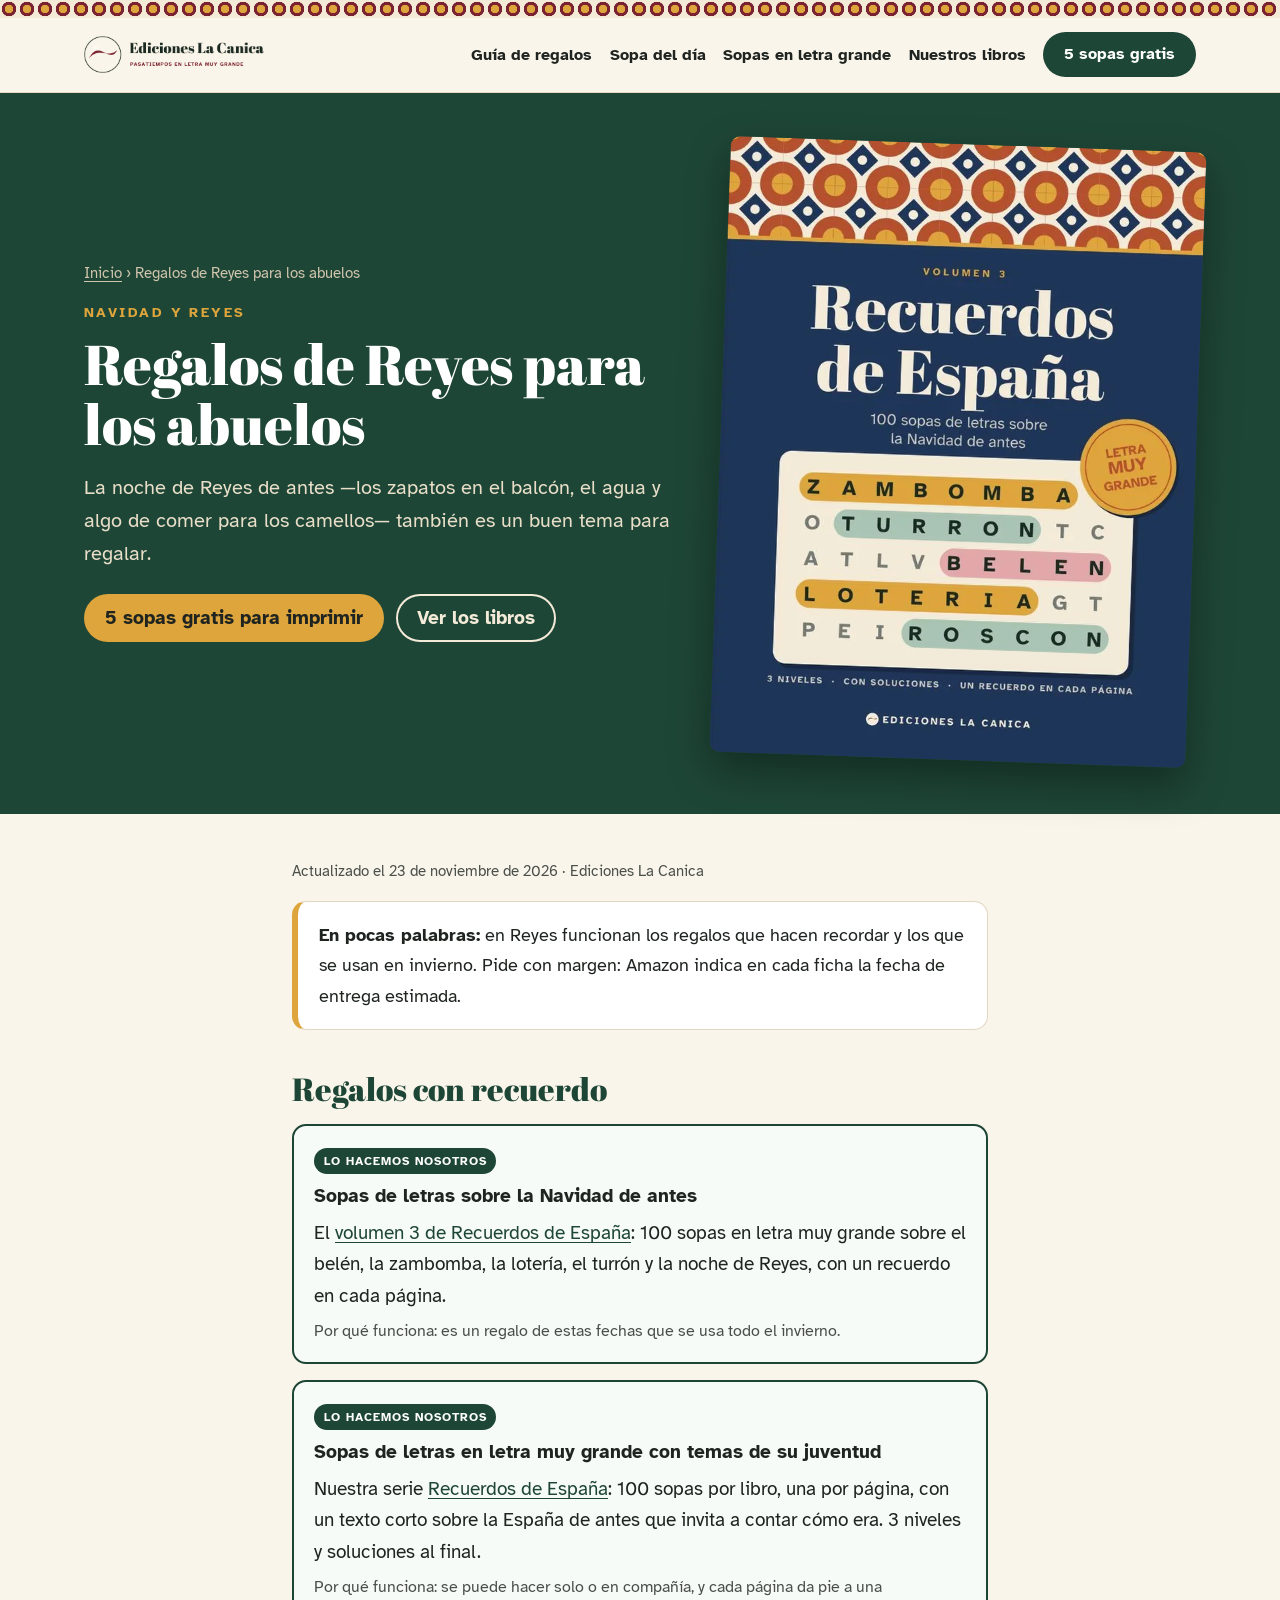
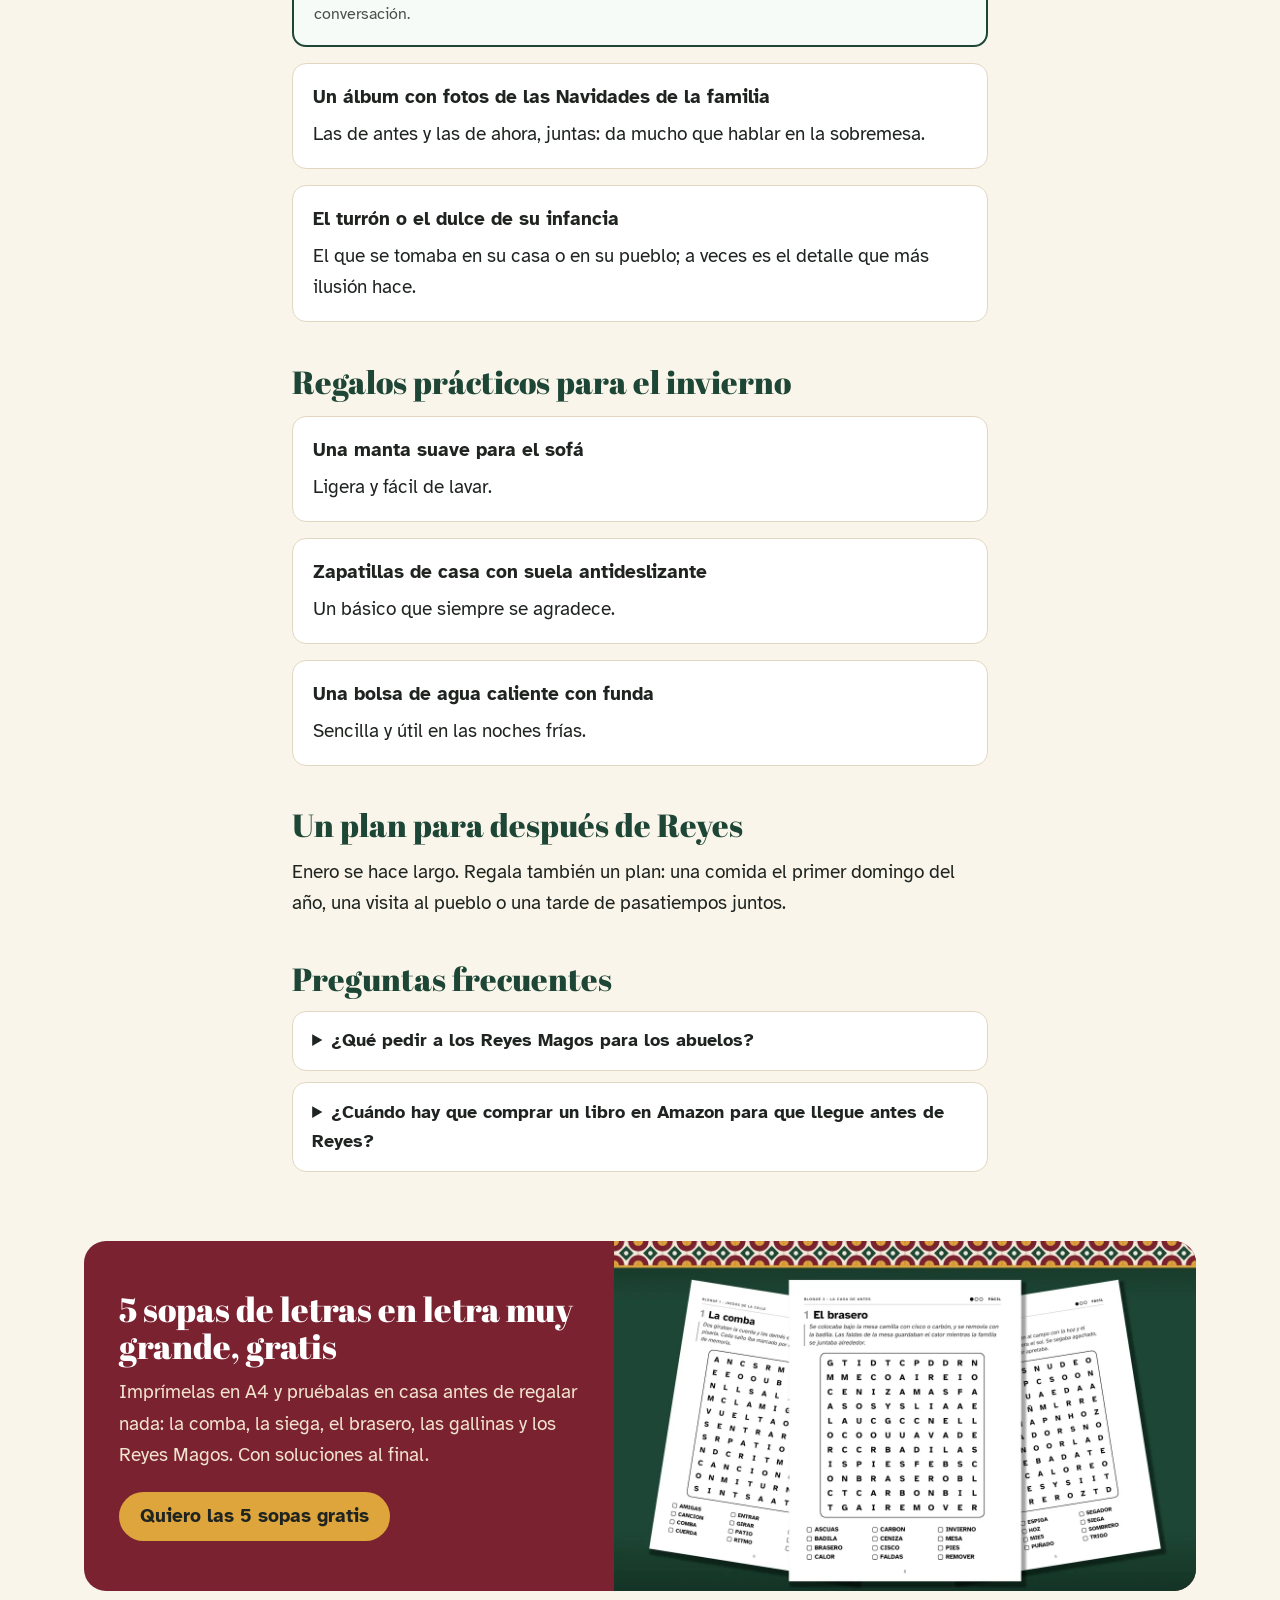
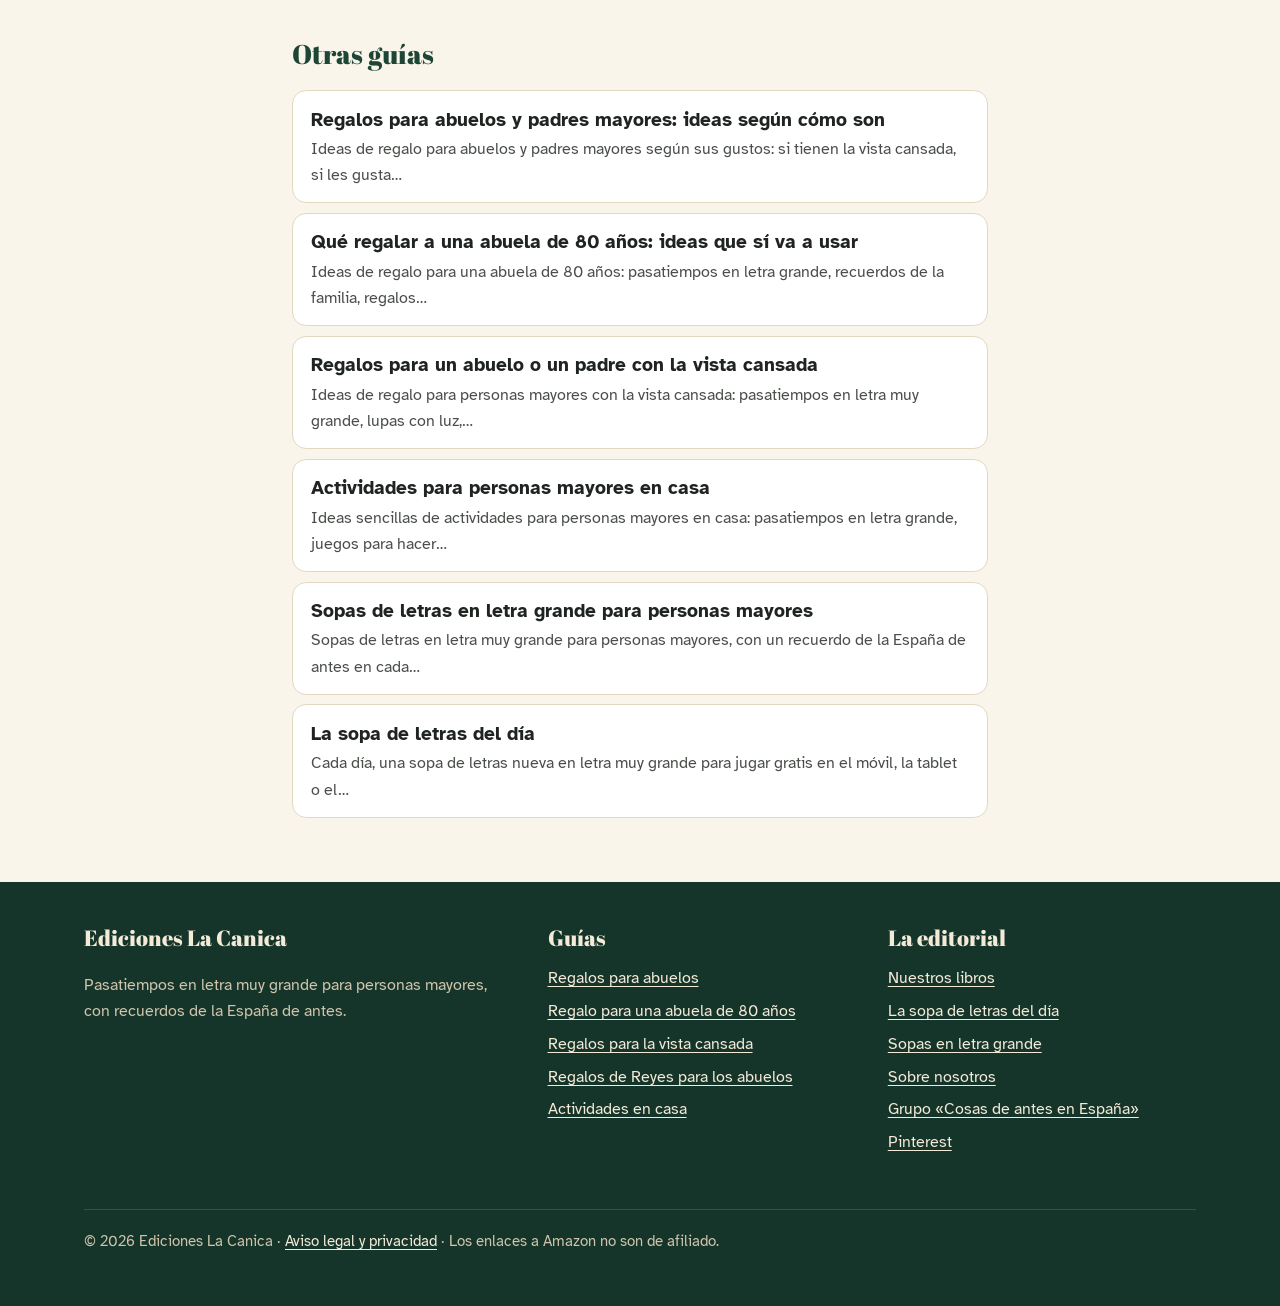
<file: regalos-reyes-abuelos/index.html>
<!doctype html>
<html lang="es">
<head>
<meta charset="utf-8">
<meta name="viewport" content="width=device-width, initial-scale=1">
<title>Regalos de Reyes para los abuelos: ideas con recuerdo</title>
<meta name="description" content="Ideas de regalo de Reyes para los abuelos: pasatiempos en letra grande con recuerdos de la España de antes, fotos de la familia y regalos prácticos para el invierno.">
<link rel="canonical" href="https://edicioneslacanica.github.io/regalos-reyes-abuelos/">
<meta name="google-site-verification" content="VkNssRUTS8YzPhkFAHOgQdFWMbKlsd9Glyf-zC-2MkE">
<meta name="p:domain_verify" content="fee0f769501e787d30c666278166b75b">
<meta name="robots" content="index, follow, max-image-preview:large">
<meta property="og:type" content="article">
<meta property="og:locale" content="es_ES">
<meta property="og:site_name" content="Ediciones La Canica">
<meta property="og:title" content="Regalos de Reyes para los abuelos: ideas con recuerdo">
<meta property="og:description" content="Ideas de regalo de Reyes para los abuelos: pasatiempos en letra grande con recuerdos de la España de antes, fotos de la familia y regalos prácticos para el invierno.">
<meta property="og:url" content="https://edicioneslacanica.github.io/regalos-reyes-abuelos/">
<meta property="og:image" content="https://edicioneslacanica.github.io/img/og-imagen.jpg">
<meta name="twitter:card" content="summary_large_image">
<link rel="icon" type="image/png" href="/favicon.png">
<link rel="preload" href="/fuentes/abril-fatface.woff2" as="font" type="font/woff2" crossorigin>
<link rel="preload" href="/fuentes/atkinson-canica.woff2" as="font" type="font/woff2" crossorigin>
<link rel="stylesheet" href="/estilo.css">
<script type="application/ld+json">{"@context": "https://schema.org", "@graph": [{"@type": "Organization", "@id": "https://edicioneslacanica.github.io/#organizacion", "name": "Ediciones La Canica", "url": "https://edicioneslacanica.github.io/", "logo": "https://edicioneslacanica.github.io/img/logo.png", "sameAs": ["https://www.pinterest.com/edicioneslacanica"]}, {"@type": "WebSite", "@id": "https://edicioneslacanica.github.io/#web", "url": "https://edicioneslacanica.github.io/", "name": "Ediciones La Canica", "inLanguage": "es-ES", "publisher": {"@id": "https://edicioneslacanica.github.io/#organizacion"}}, {"@type": "Article", "headline": "Regalos de Reyes para los abuelos", "description": "Ideas de regalo de Reyes para los abuelos: pasatiempos en letra grande con recuerdos de la España de antes, fotos de la familia y regalos prácticos para el invierno.", "inLanguage": "es-ES", "dateModified": "2026-11-23", "mainEntityOfPage": "https://edicioneslacanica.github.io/regalos-reyes-abuelos/", "author": {"@id": "https://edicioneslacanica.github.io/#organizacion"}, "publisher": {"@id": "https://edicioneslacanica.github.io/#organizacion"}, "image": "https://edicioneslacanica.github.io/img/recuerdos-de-espana-vol-3.webp"}, {"@type": "FAQPage", "mainEntity": [{"@type": "Question", "name": "¿Qué pedir a los Reyes Magos para los abuelos?", "acceptedAnswer": {"@type": "Answer", "text": "Algo que use o que le traiga recuerdos: pasatiempos en letra grande con temas de su juventud, un álbum de fotos de la familia, una manta o unas zapatillas cómodas, o un plan juntos para después de las fiestas."}}, {"@type": "Question", "name": "¿Cuándo hay que comprar un libro en Amazon para que llegue antes de Reyes?", "acceptedAnswer": {"@type": "Answer", "text": "Depende de cada pedido: Amazon muestra la fecha de entrega estimada en la ficha antes de comprar. Lo más seguro es pedirlo con margen, sin esperar a los últimos días de diciembre."}}]}, {"@type": "BreadcrumbList", "itemListElement": [{"@type": "ListItem", "position": 1, "name": "Inicio", "item": "https://edicioneslacanica.github.io/"}, {"@type": "ListItem", "position": 2, "name": "Regalos de Reyes para los abuelos", "item": "https://edicioneslacanica.github.io/regalos-reyes-abuelos/"}]}]}</script>
<script data-goatcounter="https://lacanica.goatcounter.com/count" async src="//gc.zgo.at/count.js"></script>
</head>
<body>
<div class="baldosas" aria-hidden="true"></div>
<header class="cabecera">
  <div class="dentro">
    <a class="marca" href="/" aria-label="Ediciones La Canica, inicio"><img src="/img/logo.png" width="539" height="112" alt="Ediciones La Canica"></a>
    
<nav class="menu" aria-label="Principal">
  <a href="/">Guía de regalos</a>
  <a href="/sopa-del-dia/">Sopa del día</a>
  <a href="/sopas-de-letras-letra-grande/">Sopas en letra grande</a>
  <a href="/libros/">Nuestros libros</a>
  <a class="boton" href="https://sopas-letra-grande-gratis.subscribepage.io" rel="noopener">5 sopas gratis</a>
</nav>
  </div>
</header>
<main>
<section class="heroe">
  <div class="dentro">
    <div>
      <p class="miga"><a href="/">Inicio</a> › Regalos de Reyes para los abuelos</p>
      <p class="etiqueta">Navidad y Reyes</p>
      <h1>Regalos de Reyes para los abuelos</h1>
      <p class="entradilla">La noche de Reyes de antes —los zapatos en el balcón, el agua y algo de comer para los camellos— también es un buen tema para regalar.</p>
      <div class="acciones">
        <a class="boton oro" href="https://sopas-letra-grande-gratis.subscribepage.io" rel="noopener">5 sopas gratis para imprimir</a>
        <a class="boton claro" href="/libros/">Ver los libros</a>
      </div>
    </div>
    <figure><img src="/img/recuerdos-de-espana-vol-3.webp" width="640" height="827" alt="Portada del volumen 3 de Recuerdos de España, sopas de letras sobre la Navidad de antes" fetchpriority="high"></figure>
  </div>
</section>
<article class="articulo">
<p class="actualizado">Actualizado el 23 de noviembre de 2026 · Ediciones La Canica</p>

<p class="resumen"><strong>En pocas palabras:</strong> en Reyes funcionan los regalos que hacen recordar y los que se usan en invierno. Pide con margen: Amazon indica en cada ficha la fecha de entrega estimada.</p>

<h2>Regalos con recuerdo</h2>
<div class="ideas">
<div class="idea nuestra"><span class="sello">Lo hacemos nosotros</span><h3>Sopas de letras sobre la Navidad de antes</h3><p>El <a href="https://www.amazon.es/dp/B0HRMQTGW5" rel="noopener">volumen 3 de Recuerdos de España</a>: 100 sopas en letra muy grande sobre el belén, la zambomba, la lotería, el turrón y la noche de Reyes, con un recuerdo en cada página.</p><p class="por-que">Por qué funciona: es un regalo de estas fechas que se usa todo el invierno.</p></div>
<div class="idea nuestra"><span class="sello">Lo hacemos nosotros</span><h3>Sopas de letras en letra muy grande con temas de su juventud</h3><p>Nuestra serie <a href="/libros/">Recuerdos de España</a>: 100 sopas por libro, una por página, con un texto corto sobre la España de antes que invita a contar cómo era. 3 niveles y soluciones al final.</p><p class="por-que">Por qué funciona: se puede hacer solo o en compañía, y cada página da pie a una conversación.</p></div>
<div class="idea"><h3>Un álbum con fotos de las Navidades de la familia</h3><p>Las de antes y las de ahora, juntas: da mucho que hablar en la sobremesa.</p></div>
<div class="idea"><h3>El turrón o el dulce de su infancia</h3><p>El que se tomaba en su casa o en su pueblo; a veces es el detalle que más ilusión hace.</p></div>
</div>

<h2>Regalos prácticos para el invierno</h2>
<div class="ideas">
<div class="idea"><h3>Una manta suave para el sofá</h3><p>Ligera y fácil de lavar.</p></div>
<div class="idea"><h3>Zapatillas de casa con suela antideslizante</h3><p>Un básico que siempre se agradece.</p></div>
<div class="idea"><h3>Una bolsa de agua caliente con funda</h3><p>Sencilla y útil en las noches frías.</p></div>
</div>

<h2>Un plan para después de Reyes</h2>
<p>Enero se hace largo. Regala también un plan: una comida el primer domingo del año, una visita al pueblo o una tarde de pasatiempos juntos.</p>

<h2>Preguntas frecuentes</h2>

<div class="faq"><details><summary>¿Qué pedir a los Reyes Magos para los abuelos?</summary><p>Algo que use o que le traiga recuerdos: pasatiempos en letra grande con temas de su juventud, un álbum de fotos de la familia, una manta o unas zapatillas cómodas, o un plan juntos para después de las fiestas.</p></details><details><summary>¿Cuándo hay que comprar un libro en Amazon para que llegue antes de Reyes?</summary><p>Depende de cada pedido: Amazon muestra la fecha de entrega estimada en la ficha antes de comprar. Lo más seguro es pedirlo con margen, sin esperar a los últimos días de diciembre.</p></details></div>
</article>

<section class="gratis" aria-labelledby="gratis-titulo">
  <div class="caja">
    <div class="texto">
      <h2 id="gratis-titulo">5 sopas de letras en letra muy grande, gratis</h2>
      <p>Imprímelas en A4 y pruébalas en casa antes de regalar nada: la comba, la siega, el brasero, las gallinas y los Reyes Magos. Con soluciones al final.</p>
      <a class="boton oro" href="https://sopas-letra-grande-gratis.subscribepage.io" rel="noopener">Quiero las 5 sopas gratis</a>
    </div>
    <img src="/img/sopas-gratis.webp" width="1200" height="720" loading="lazy" alt="Tres páginas de sopas de letras en letra muy grande para imprimir">
  </div>
</section>
<aside class="otras" aria-label="Otras guías"><h2>Otras guías</h2><ul><li><a href="/">Regalos para abuelos y padres mayores: ideas según cómo son<span>Ideas de regalo para abuelos y padres mayores según sus gustos: si tienen la vista cansada, si les gusta…</span></a></li><li><a href="/regalo-abuela-80-anos/">Qué regalar a una abuela de 80 años: ideas que sí va a usar<span>Ideas de regalo para una abuela de 80 años: pasatiempos en letra grande, recuerdos de la familia, regalos…</span></a></li><li><a href="/regalos-abuelo-vista-cansada/">Regalos para un abuelo o un padre con la vista cansada<span>Ideas de regalo para personas mayores con la vista cansada: pasatiempos en letra muy grande, lupas con luz,…</span></a></li><li><a href="/actividades-para-mayores-en-casa/">Actividades para personas mayores en casa<span>Ideas sencillas de actividades para personas mayores en casa: pasatiempos en letra grande, juegos para hacer…</span></a></li><li><a href="/sopas-de-letras-letra-grande/">Sopas de letras en letra grande para personas mayores<span>Sopas de letras en letra muy grande para personas mayores, con un recuerdo de la España de antes en cada…</span></a></li><li><a href="/sopa-del-dia/">La sopa de letras del día<span>Cada día, una sopa de letras nueva en letra muy grande para jugar gratis en el móvil, la tablet o el…</span></a></li></ul></aside>
</main>
<footer class="pie">
  <div class="dentro">
    <div>
      <h2>Ediciones La Canica</h2>
      <p>Pasatiempos en letra muy grande para personas mayores, con recuerdos de la España de antes.</p>
    </div>
    <div>
      <h2>Guías</h2>
      <ul>
        <li><a href="/">Regalos para abuelos</a></li>
        <li><a href="/regalo-abuela-80-anos/">Regalo para una abuela de 80 años</a></li>
        <li><a href="/regalos-abuelo-vista-cansada/">Regalos para la vista cansada</a></li>
        <li><a href="/regalos-reyes-abuelos/">Regalos de Reyes para los abuelos</a></li>
        <li><a href="/actividades-para-mayores-en-casa/">Actividades en casa</a></li>
      </ul>
    </div>
    <div>
      <h2>La editorial</h2>
      <ul>
        <li><a href="/libros/">Nuestros libros</a></li>
        <li><a href="/sopa-del-dia/">La sopa de letras del día</a></li>
        <li><a href="/sopas-de-letras-letra-grande/">Sopas en letra grande</a></li>
        <li><a href="/sobre-nosotros/">Sobre nosotros</a></li>
        <li><a href="https://www.facebook.com/groups/cosasdeantesenespana" rel="noopener">Grupo «Cosas de antes en España»</a></li>
        <li><a href="https://www.pinterest.com/edicioneslacanica" rel="noopener">Pinterest</a></li>
      </ul>
    </div>
    <p class="legal">© 2026 Ediciones La Canica · <a href="/aviso-legal/">Aviso legal y privacidad</a> · Los enlaces a Amazon no son de afiliado.</p>
  </div>
</footer>
</body>
</html>
</file>
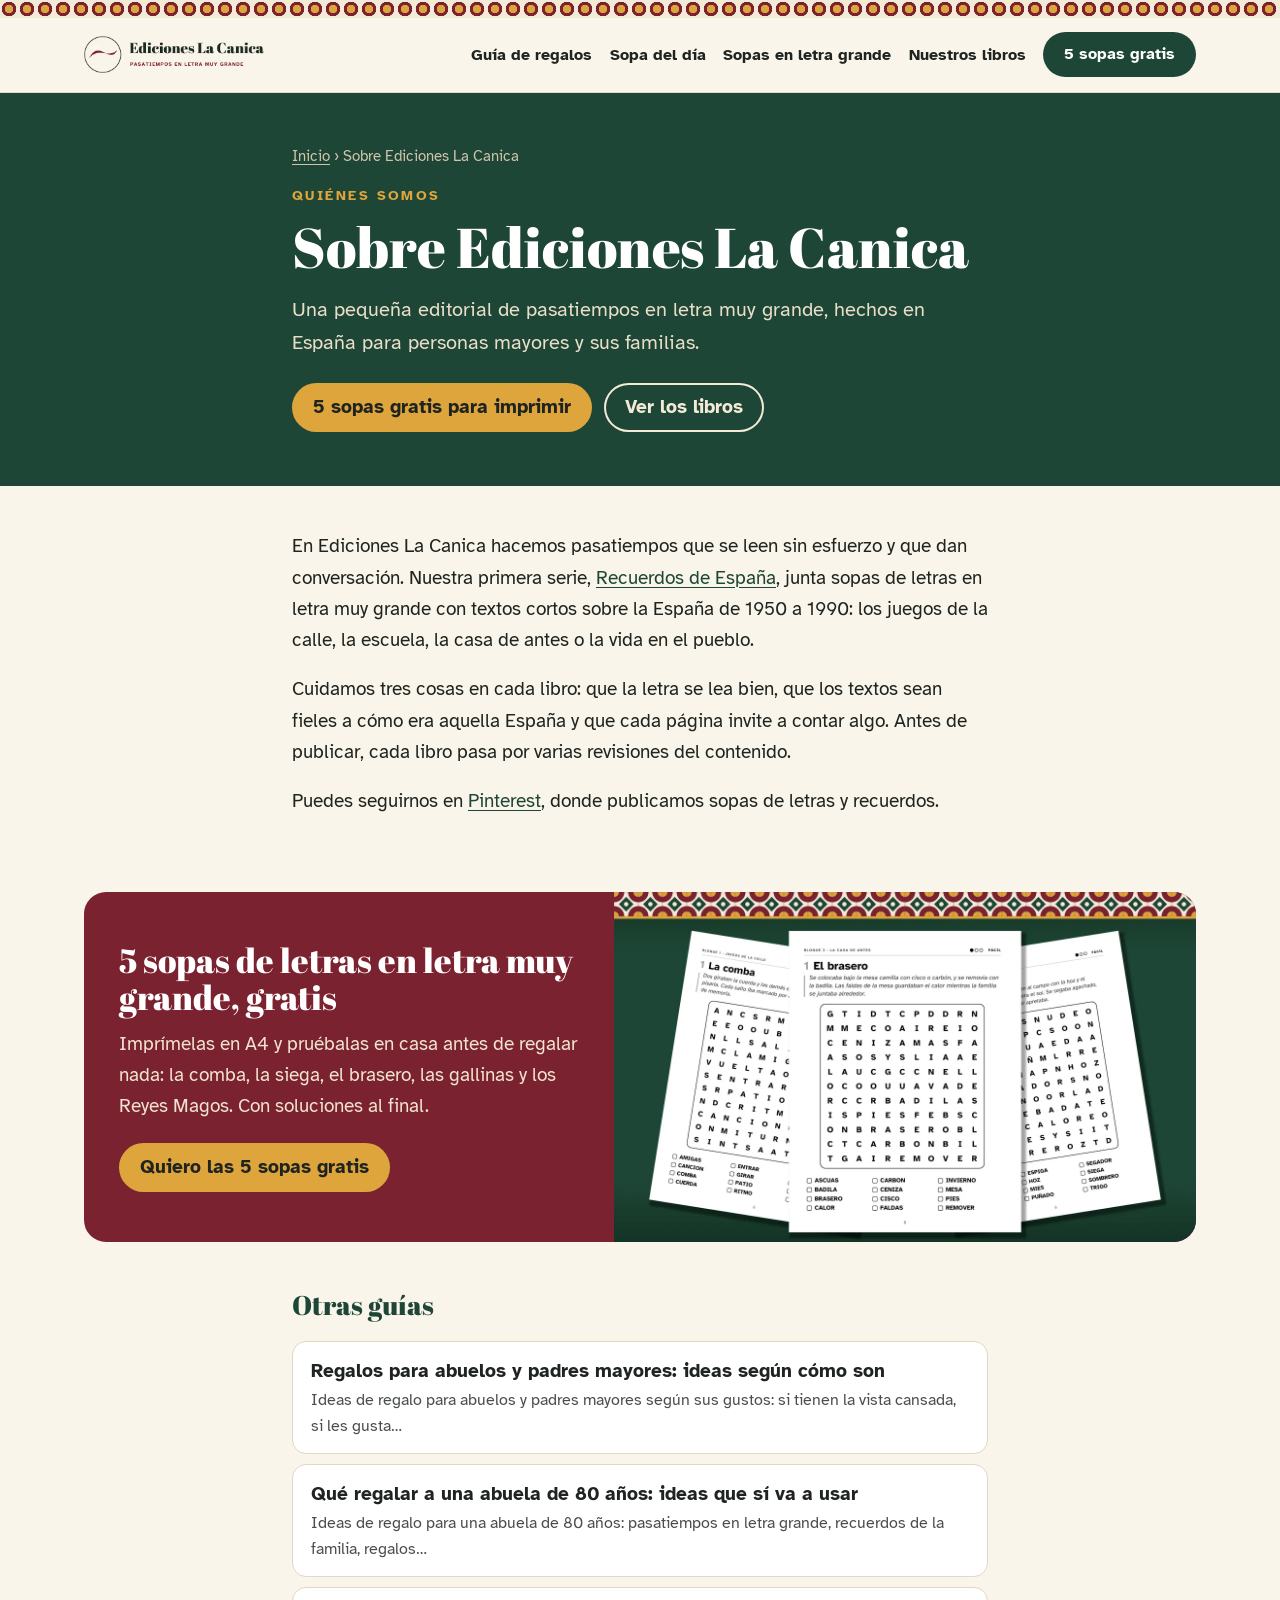
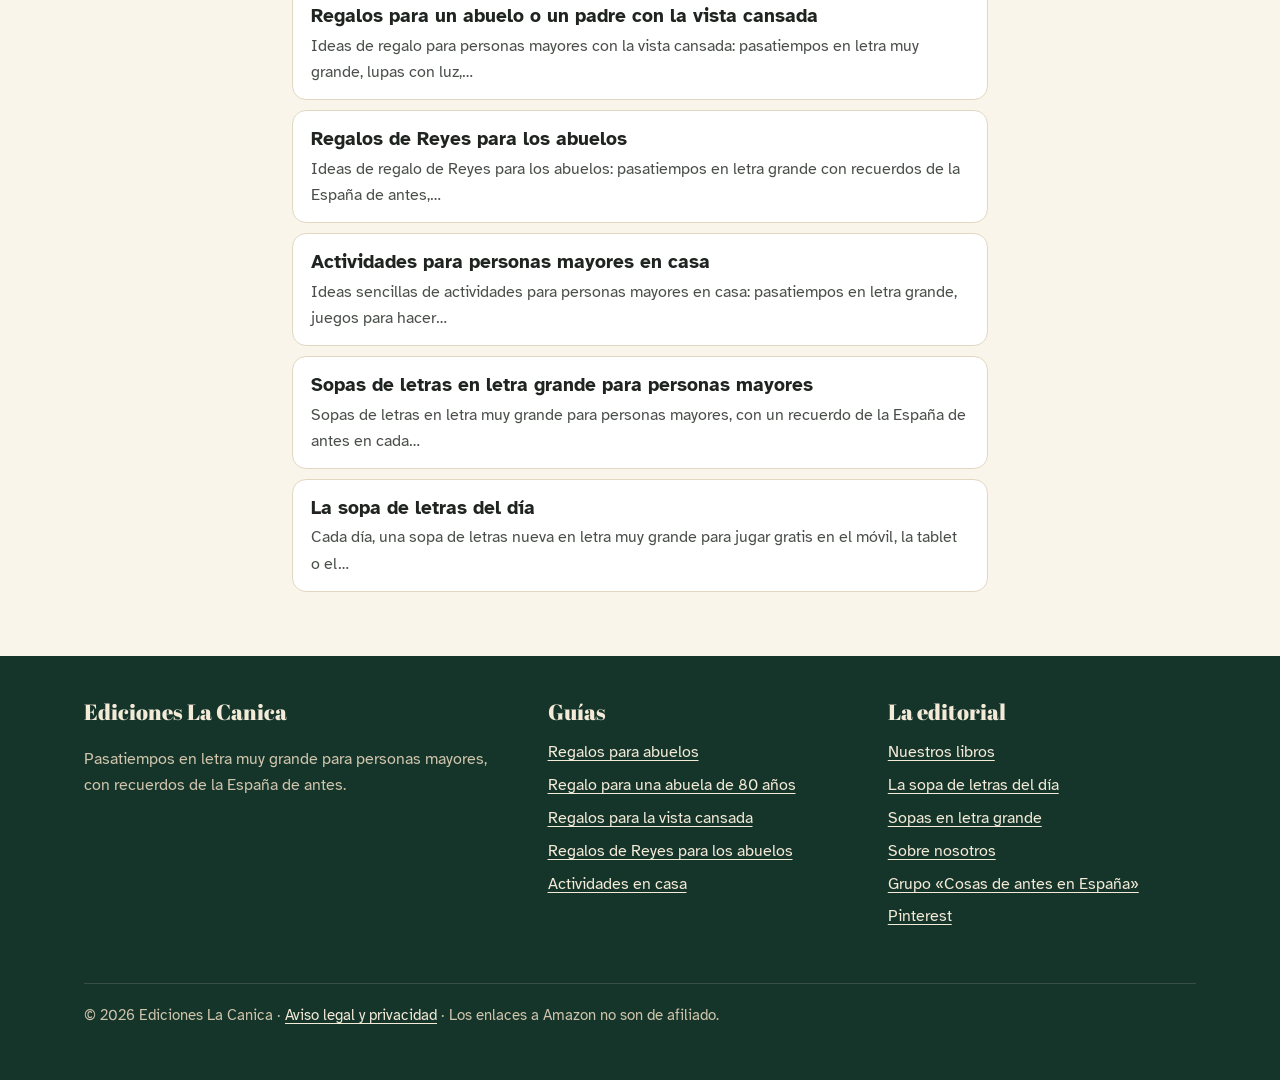
<file: sobre-nosotros/index.html>
<!doctype html>
<html lang="es">
<head>
<meta charset="utf-8">
<meta name="viewport" content="width=device-width, initial-scale=1">
<title>Sobre Ediciones La Canica</title>
<meta name="description" content="Ediciones La Canica es una pequeña editorial española de pasatiempos en letra muy grande para personas mayores.">
<link rel="canonical" href="https://edicioneslacanica.github.io/sobre-nosotros/">
<meta name="google-site-verification" content="VkNssRUTS8YzPhkFAHOgQdFWMbKlsd9Glyf-zC-2MkE">
<meta name="p:domain_verify" content="fee0f769501e787d30c666278166b75b">
<meta name="robots" content="index, follow, max-image-preview:large">
<meta property="og:type" content="article">
<meta property="og:locale" content="es_ES">
<meta property="og:site_name" content="Ediciones La Canica">
<meta property="og:title" content="Sobre Ediciones La Canica">
<meta property="og:description" content="Ediciones La Canica es una pequeña editorial española de pasatiempos en letra muy grande para personas mayores.">
<meta property="og:url" content="https://edicioneslacanica.github.io/sobre-nosotros/">
<meta property="og:image" content="https://edicioneslacanica.github.io/img/og-imagen.jpg">
<meta name="twitter:card" content="summary_large_image">
<link rel="icon" type="image/png" href="/favicon.png">
<link rel="preload" href="/fuentes/abril-fatface.woff2" as="font" type="font/woff2" crossorigin>
<link rel="preload" href="/fuentes/atkinson-canica.woff2" as="font" type="font/woff2" crossorigin>
<link rel="stylesheet" href="/estilo.css">
<script type="application/ld+json">{"@context": "https://schema.org", "@graph": [{"@type": "Organization", "@id": "https://edicioneslacanica.github.io/#organizacion", "name": "Ediciones La Canica", "url": "https://edicioneslacanica.github.io/", "logo": "https://edicioneslacanica.github.io/img/logo.png", "sameAs": ["https://www.pinterest.com/edicioneslacanica"]}, {"@type": "WebSite", "@id": "https://edicioneslacanica.github.io/#web", "url": "https://edicioneslacanica.github.io/", "name": "Ediciones La Canica", "inLanguage": "es-ES", "publisher": {"@id": "https://edicioneslacanica.github.io/#organizacion"}}, {"@type": "BreadcrumbList", "itemListElement": [{"@type": "ListItem", "position": 1, "name": "Inicio", "item": "https://edicioneslacanica.github.io/"}, {"@type": "ListItem", "position": 2, "name": "Sobre Ediciones La Canica", "item": "https://edicioneslacanica.github.io/sobre-nosotros/"}]}]}</script>
<script data-goatcounter="https://lacanica.goatcounter.com/count" async src="//gc.zgo.at/count.js"></script>
</head>
<body>
<div class="baldosas" aria-hidden="true"></div>
<header class="cabecera">
  <div class="dentro">
    <a class="marca" href="/" aria-label="Ediciones La Canica, inicio"><img src="/img/logo.png" width="539" height="112" alt="Ediciones La Canica"></a>
    
<nav class="menu" aria-label="Principal">
  <a href="/">Guía de regalos</a>
  <a href="/sopa-del-dia/">Sopa del día</a>
  <a href="/sopas-de-letras-letra-grande/">Sopas en letra grande</a>
  <a href="/libros/">Nuestros libros</a>
  <a class="boton" href="https://sopas-letra-grande-gratis.subscribepage.io" rel="noopener">5 sopas gratis</a>
</nav>
  </div>
</header>
<main>
<section class="heroe solo-texto">
  <div class="dentro">
    <div>
      <p class="miga"><a href="/">Inicio</a> › Sobre Ediciones La Canica</p>
      <p class="etiqueta">Quiénes somos</p>
      <h1>Sobre Ediciones La Canica</h1>
      <p class="entradilla">Una pequeña editorial de pasatiempos en letra muy grande, hechos en España para personas mayores y sus familias.</p>
      <div class="acciones">
        <a class="boton oro" href="https://sopas-letra-grande-gratis.subscribepage.io" rel="noopener">5 sopas gratis para imprimir</a>
        <a class="boton claro" href="/libros/">Ver los libros</a>
      </div>
    </div>
    
  </div>
</section>
<article class="articulo">


<p>En Ediciones La Canica hacemos pasatiempos que se leen sin esfuerzo y que dan conversación. Nuestra primera serie, <a href="/libros/">Recuerdos de España</a>, junta sopas de letras en letra muy grande con textos cortos sobre la España de 1950 a 1990: los juegos de la calle, la escuela, la casa de antes o la vida en el pueblo.</p>
<p>Cuidamos tres cosas en cada libro: que la letra se lea bien, que los textos sean fieles a cómo era aquella España y que cada página invite a contar algo. Antes de publicar, cada libro pasa por varias revisiones del contenido.</p>
<p>Puedes seguirnos en <a href="https://www.pinterest.com/edicioneslacanica" rel="noopener">Pinterest</a>, donde publicamos sopas de letras y recuerdos.</p>


</article>

<section class="gratis" aria-labelledby="gratis-titulo">
  <div class="caja">
    <div class="texto">
      <h2 id="gratis-titulo">5 sopas de letras en letra muy grande, gratis</h2>
      <p>Imprímelas en A4 y pruébalas en casa antes de regalar nada: la comba, la siega, el brasero, las gallinas y los Reyes Magos. Con soluciones al final.</p>
      <a class="boton oro" href="https://sopas-letra-grande-gratis.subscribepage.io" rel="noopener">Quiero las 5 sopas gratis</a>
    </div>
    <img src="/img/sopas-gratis.webp" width="1200" height="720" loading="lazy" alt="Tres páginas de sopas de letras en letra muy grande para imprimir">
  </div>
</section>
<aside class="otras" aria-label="Otras guías"><h2>Otras guías</h2><ul><li><a href="/">Regalos para abuelos y padres mayores: ideas según cómo son<span>Ideas de regalo para abuelos y padres mayores según sus gustos: si tienen la vista cansada, si les gusta…</span></a></li><li><a href="/regalo-abuela-80-anos/">Qué regalar a una abuela de 80 años: ideas que sí va a usar<span>Ideas de regalo para una abuela de 80 años: pasatiempos en letra grande, recuerdos de la familia, regalos…</span></a></li><li><a href="/regalos-abuelo-vista-cansada/">Regalos para un abuelo o un padre con la vista cansada<span>Ideas de regalo para personas mayores con la vista cansada: pasatiempos en letra muy grande, lupas con luz,…</span></a></li><li><a href="/regalos-reyes-abuelos/">Regalos de Reyes para los abuelos<span>Ideas de regalo de Reyes para los abuelos: pasatiempos en letra grande con recuerdos de la España de antes,…</span></a></li><li><a href="/actividades-para-mayores-en-casa/">Actividades para personas mayores en casa<span>Ideas sencillas de actividades para personas mayores en casa: pasatiempos en letra grande, juegos para hacer…</span></a></li><li><a href="/sopas-de-letras-letra-grande/">Sopas de letras en letra grande para personas mayores<span>Sopas de letras en letra muy grande para personas mayores, con un recuerdo de la España de antes en cada…</span></a></li><li><a href="/sopa-del-dia/">La sopa de letras del día<span>Cada día, una sopa de letras nueva en letra muy grande para jugar gratis en el móvil, la tablet o el…</span></a></li></ul></aside>
</main>
<footer class="pie">
  <div class="dentro">
    <div>
      <h2>Ediciones La Canica</h2>
      <p>Pasatiempos en letra muy grande para personas mayores, con recuerdos de la España de antes.</p>
    </div>
    <div>
      <h2>Guías</h2>
      <ul>
        <li><a href="/">Regalos para abuelos</a></li>
        <li><a href="/regalo-abuela-80-anos/">Regalo para una abuela de 80 años</a></li>
        <li><a href="/regalos-abuelo-vista-cansada/">Regalos para la vista cansada</a></li>
        <li><a href="/regalos-reyes-abuelos/">Regalos de Reyes para los abuelos</a></li>
        <li><a href="/actividades-para-mayores-en-casa/">Actividades en casa</a></li>
      </ul>
    </div>
    <div>
      <h2>La editorial</h2>
      <ul>
        <li><a href="/libros/">Nuestros libros</a></li>
        <li><a href="/sopa-del-dia/">La sopa de letras del día</a></li>
        <li><a href="/sopas-de-letras-letra-grande/">Sopas en letra grande</a></li>
        <li><a href="/sobre-nosotros/">Sobre nosotros</a></li>
        <li><a href="https://www.facebook.com/groups/cosasdeantesenespana" rel="noopener">Grupo «Cosas de antes en España»</a></li>
        <li><a href="https://www.pinterest.com/edicioneslacanica" rel="noopener">Pinterest</a></li>
      </ul>
    </div>
    <p class="legal">© 2026 Ediciones La Canica · <a href="/aviso-legal/">Aviso legal y privacidad</a> · Los enlaces a Amazon no son de afiliado.</p>
  </div>
</footer>
</body>
</html>
</file>
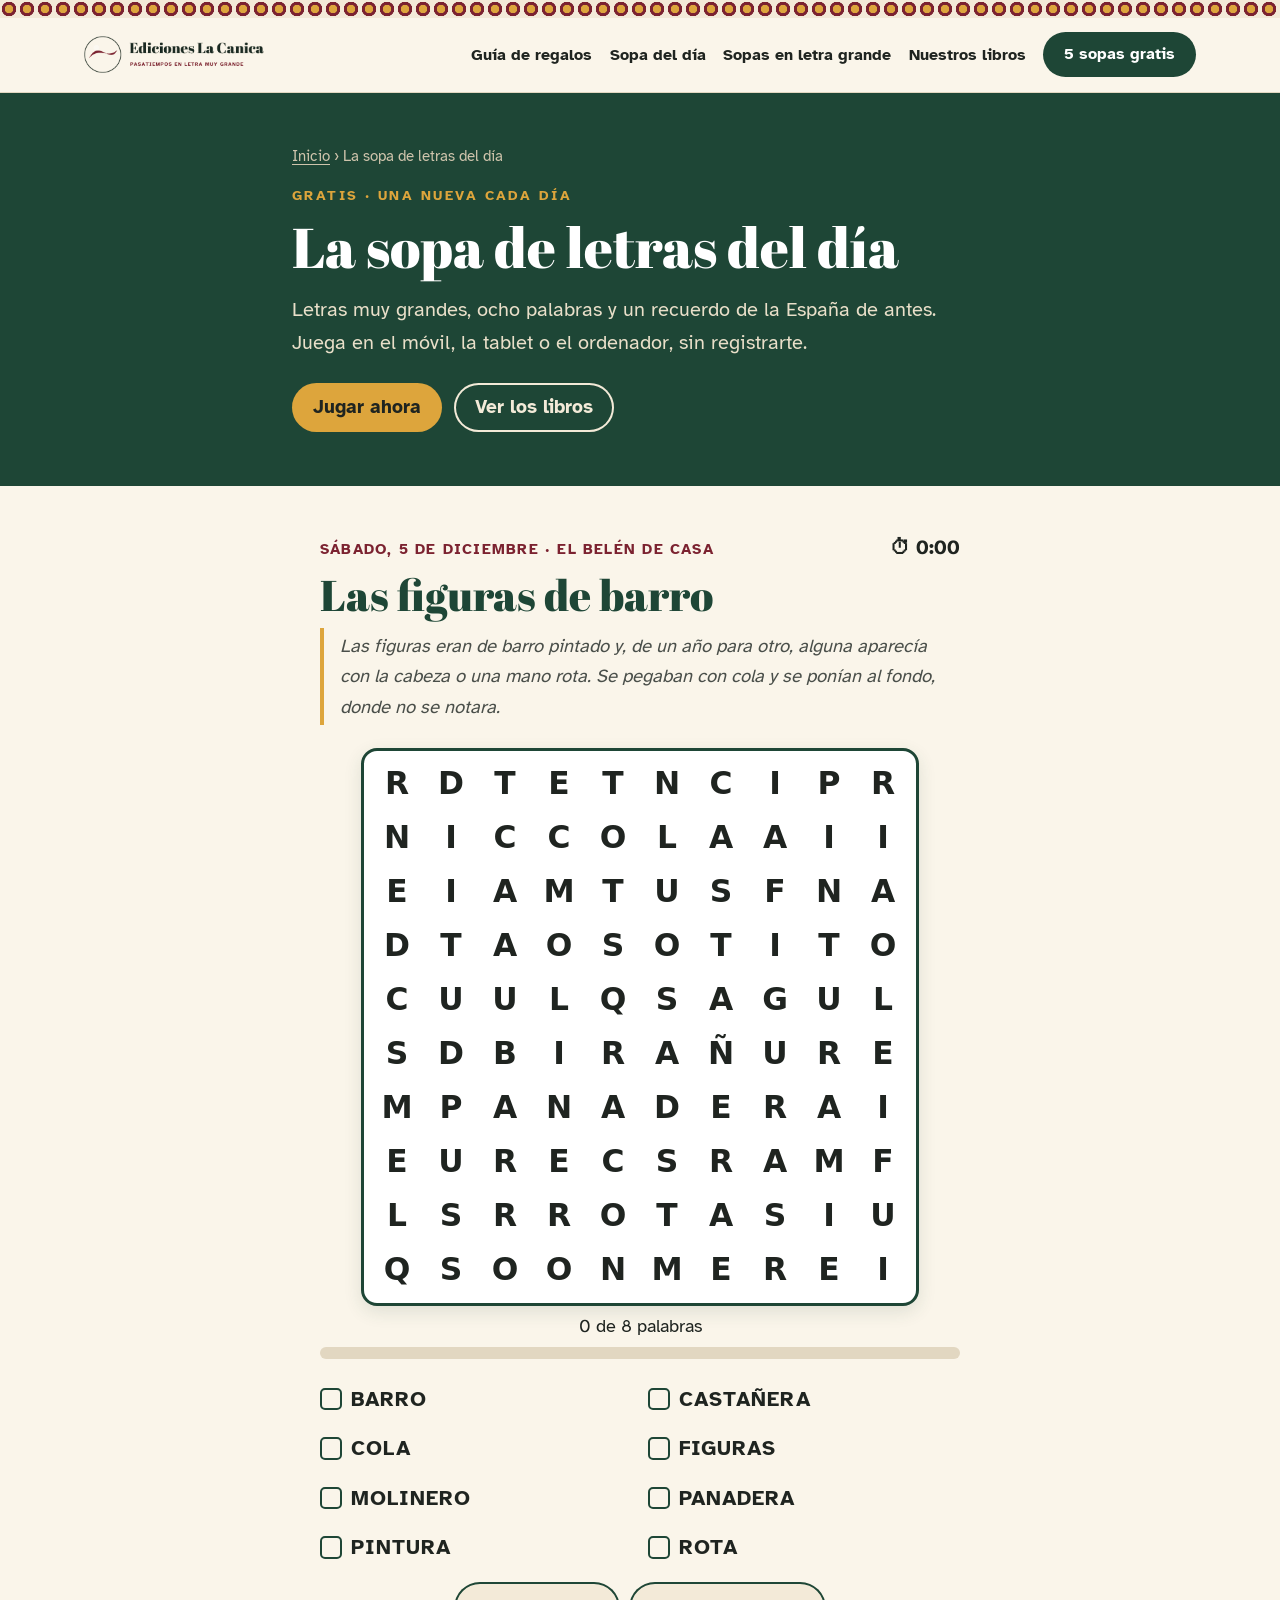
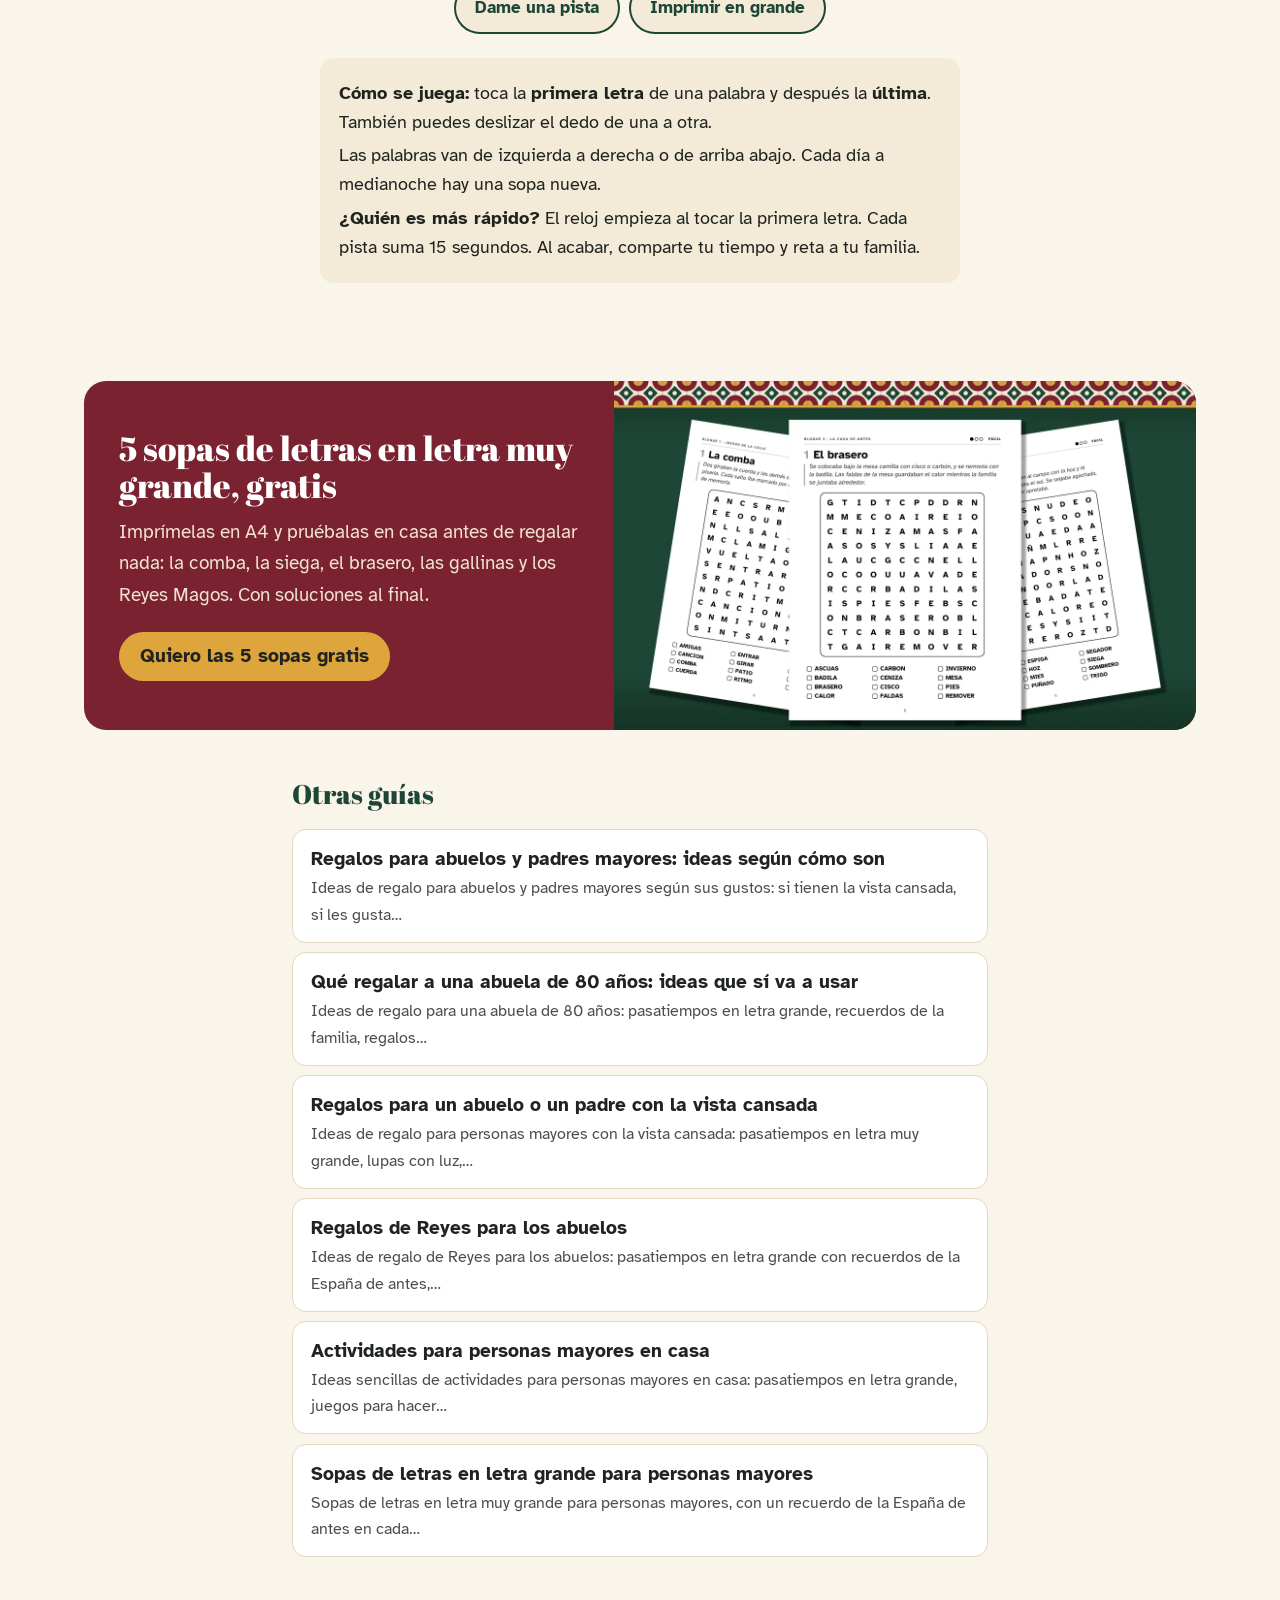
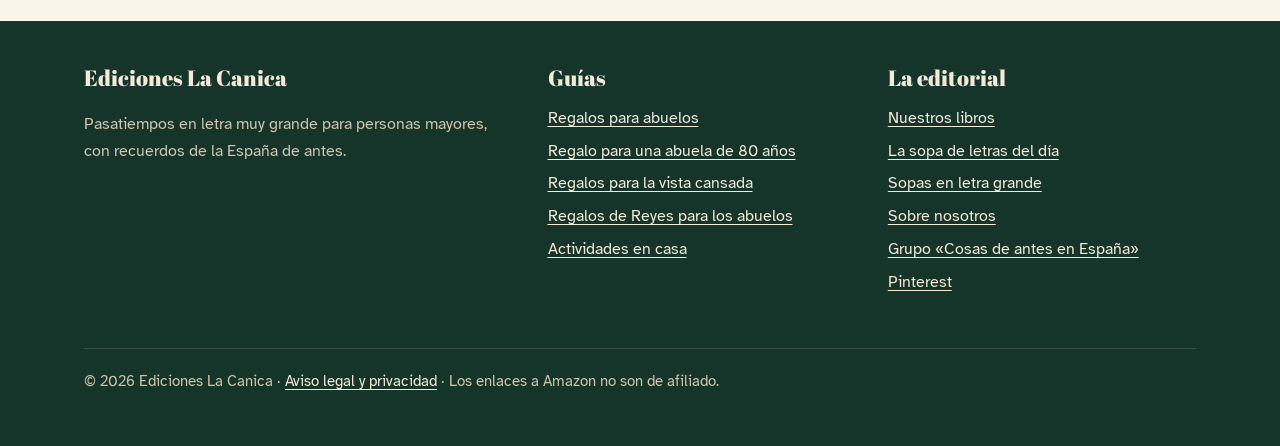
<file: sopa-del-dia/index.html>
<!doctype html>
<html lang="es">
<head>
<meta charset="utf-8">
<meta name="viewport" content="width=device-width, initial-scale=1">
<title>Sopa de letras del día en letra grande, gratis y online · Ediciones La Canica</title>
<meta name="description" content="Cada día, una sopa de letras nueva en letra muy grande para jugar gratis en el móvil, la tablet o el ordenador. Con un recuerdo de la España de antes. Sin registrarse.">
<link rel="canonical" href="https://edicioneslacanica.github.io/sopa-del-dia/">
<meta name="google-site-verification" content="VkNssRUTS8YzPhkFAHOgQdFWMbKlsd9Glyf-zC-2MkE">
<meta name="p:domain_verify" content="fee0f769501e787d30c666278166b75b">
<meta name="robots" content="index, follow, max-image-preview:large">
<meta property="og:type" content="article">
<meta property="og:locale" content="es_ES">
<meta property="og:site_name" content="Ediciones La Canica">
<meta property="og:title" content="Sopa de letras del día en letra grande, gratis y online · Ediciones La Canica">
<meta property="og:description" content="Cada día, una sopa de letras nueva en letra muy grande para jugar gratis en el móvil, la tablet o el ordenador. Con un recuerdo de la España de antes. Sin registrarse.">
<meta property="og:url" content="https://edicioneslacanica.github.io/sopa-del-dia/">
<meta property="og:image" content="https://edicioneslacanica.github.io/img/og-sopa-del-dia.jpg">
<meta name="twitter:card" content="summary_large_image">
<link rel="icon" type="image/png" href="/favicon.png">
<link rel="preload" href="/fuentes/abril-fatface.woff2" as="font" type="font/woff2" crossorigin>
<link rel="preload" href="/fuentes/atkinson-canica.woff2" as="font" type="font/woff2" crossorigin>
<link rel="stylesheet" href="/estilo.css">
<script type="application/ld+json">{"@context": "https://schema.org", "@graph": [{"@type": "Organization", "@id": "https://edicioneslacanica.github.io/#organizacion", "name": "Ediciones La Canica", "url": "https://edicioneslacanica.github.io/", "logo": "https://edicioneslacanica.github.io/img/logo.png", "sameAs": ["https://www.pinterest.com/edicioneslacanica"]}, {"@type": "WebSite", "@id": "https://edicioneslacanica.github.io/#web", "url": "https://edicioneslacanica.github.io/", "name": "Ediciones La Canica", "inLanguage": "es-ES", "publisher": {"@id": "https://edicioneslacanica.github.io/#organizacion"}}, {"@type": "Article", "headline": "La sopa de letras del día", "description": "Cada día, una sopa de letras nueva en letra muy grande para jugar gratis en el móvil, la tablet o el ordenador. Con un recuerdo de la España de antes. Sin registrarse.", "inLanguage": "es-ES", "dateModified": "2026-11-23", "mainEntityOfPage": "https://edicioneslacanica.github.io/sopa-del-dia/", "author": {"@id": "https://edicioneslacanica.github.io/#organizacion"}, "publisher": {"@id": "https://edicioneslacanica.github.io/#organizacion"}}, {"@type": "BreadcrumbList", "itemListElement": [{"@type": "ListItem", "position": 1, "name": "Inicio", "item": "https://edicioneslacanica.github.io/"}, {"@type": "ListItem", "position": 2, "name": "La sopa de letras del día", "item": "https://edicioneslacanica.github.io/sopa-del-dia/"}]}]}</script>
<script data-goatcounter="https://lacanica.goatcounter.com/count" async src="//gc.zgo.at/count.js"></script>
</head>
<body>
<div class="baldosas" aria-hidden="true"></div>
<header class="cabecera">
  <div class="dentro">
    <a class="marca" href="/" aria-label="Ediciones La Canica, inicio"><img src="/img/logo.png" width="539" height="112" alt="Ediciones La Canica"></a>
    
<nav class="menu" aria-label="Principal">
  <a href="/">Guía de regalos</a>
  <a href="/sopa-del-dia/">Sopa del día</a>
  <a href="/sopas-de-letras-letra-grande/">Sopas en letra grande</a>
  <a href="/libros/">Nuestros libros</a>
  <a class="boton" href="https://sopas-letra-grande-gratis.subscribepage.io" rel="noopener">5 sopas gratis</a>
</nav>
  </div>
</header>
<main>
<section class="heroe solo-texto">
  <div class="dentro">
    <div>
      <p class="miga"><a href="/">Inicio</a> › La sopa de letras del día</p>
      <p class="etiqueta">Gratis · una nueva cada día</p>
      <h1>La sopa de letras del día</h1>
      <p class="entradilla">Letras muy grandes, ocho palabras y un recuerdo de la España de antes. Juega en el móvil, la tablet o el ordenador, sin registrarte.</p>
      <div class="acciones">
        <a class="boton oro" href="#juego" rel="noopener">Jugar ahora</a>
        <a class="boton claro" href="/libros/">Ver los libros</a>
      </div>
    </div>
    
  </div>
</section>
<article class="articulo">


<style>
.juego{--celda:30px;margin:0 auto 2.5rem;max-width:40rem}
.juego .cab{display:flex;justify-content:space-between;align-items:baseline;gap:1rem;flex-wrap:wrap;margin-bottom:.4rem}
.juego .fecha{font-weight:700;color:var(--granate);text-transform:uppercase;letter-spacing:.08em;font-size:.95rem;margin:0}
.juego .racha{margin:0;font-weight:700;color:var(--verde)}
.juego h2{font-family:"Abril Fatface",Georgia,serif;font-weight:400;font-size:clamp(2rem,6vw,2.7rem);line-height:1.1;margin:.2rem 0 .6rem;color:var(--verde)}
.juego .recuerdo{border-left:4px solid var(--oro);padding:.2rem 0 .2rem 1rem;margin:0 0 1.4rem;font-style:italic;font-size:1.15rem;color:var(--tinta-2)}
.juego .tablero{position:relative;box-sizing:content-box;width:calc(var(--celda)*10);margin:0 auto;background:#fff;border:3px solid var(--verde);border-radius:16px;padding:6px;box-shadow:0 6px 18px rgba(30,70,54,.12);touch-action:none;user-select:none;-webkit-user-select:none}
.juego .rejilla{display:grid;grid-template-columns:repeat(10,var(--celda));grid-auto-rows:var(--celda);position:relative;z-index:1}
.juego .celda{all:unset;box-sizing:border-box;width:var(--celda);height:var(--celda);min-width:0;overflow:hidden;display:flex;align-items:center;justify-content:center;font-weight:700;font-size:calc(var(--celda)*.58);color:var(--tinta);cursor:pointer;border-radius:50%;font-family:"Atkinson Canica",system-ui,sans-serif}
.juego .celda.inicio{background:var(--oro);color:var(--tinta)}
.juego .celda.pista{animation:latido 1s ease-in-out 3}
@keyframes latido{50%{background:var(--oro);transform:scale(1.15)}}
.juego svg.trazos{position:absolute;left:6px;top:6px;width:calc(var(--celda)*10);height:calc(var(--celda)*10);z-index:0;pointer-events:none}
.juego .lista{list-style:none;padding:0;margin:1.4rem 0 .6rem;display:grid;grid-template-columns:repeat(2,1fr);gap:.45rem 1rem}
.juego .lista li{font-weight:700;font-size:1.3rem;letter-spacing:.05em;display:flex;align-items:center;gap:.55rem}
.juego .lista li::before{content:"";width:1.15rem;height:1.15rem;border:2.5px solid var(--verde);border-radius:5px;flex:none}
.juego .lista li.hecha{color:#9a9a92;text-decoration:line-through;text-decoration-thickness:3px}
.juego .lista li.hecha::before{background:var(--verde);box-shadow:inset 0 0 0 3px #fff}
.juego .progreso{font-size:1.1rem;margin:.4rem 0 1rem;text-align:center}
.juego .barra{height:12px;background:var(--linea);border-radius:99px;overflow:hidden;margin-top:.4rem}
.juego .barra span{display:block;height:100%;width:0;background:var(--verde);transition:width .4s}
.juego .botones{display:flex;flex-wrap:wrap;gap:.6rem;justify-content:center}
.juego button.boton{border:0;cursor:pointer;font:inherit;font-weight:700;font-size:1.05rem}
.juego .boton.claro{background:var(--crema);color:var(--verde)}
.juego .como{background:var(--crema);border-radius:var(--radio);padding:1rem 1.2rem;margin:1.5rem 0;font-size:1.1rem}
.juego .como p{margin:.3rem 0}
.juego .final{display:none;text-align:center;background:var(--verde);color:#fff;border-radius:18px;padding:1.6rem 1.2rem;margin:1.4rem 0;position:relative;overflow:hidden}
.juego .final.ver{display:block;animation:entra .5s ease-out}
@keyframes entra{from{opacity:0;transform:translateY(12px)}}
.juego .final h3{font-family:"Abril Fatface",Georgia,serif;font-weight:400;font-size:2.3rem;margin:.2rem 0;color:#fff}
.juego .final p{font-size:1.15rem;margin:.4rem 0 1rem;color:var(--crema)}
.juego .final .boton.oro{margin:.3rem}
.juego .final .libro{background:var(--crema-2);color:var(--tinta);border-radius:12px;padding:1rem;margin-top:1.2rem;text-align:left}
.juego .final .libro p{color:var(--tinta);margin:0 0 .6rem;font-size:1.05rem}
.juego .reloj{margin:0;font-weight:700;font-size:1.25rem;color:var(--tinta);font-variant-numeric:tabular-nums}
.juego .final .tiempo{font-family:"Abril Fatface",Georgia,serif;font-size:3.2rem;color:var(--oro);margin:.2rem 0 0;line-height:1}
.juego .record{display:inline-block;background:var(--oro);color:var(--tinta);font-weight:700;border-radius:99px;padding:.2rem .9rem;margin:.4rem 0}
.juego .aviso{text-align:center;color:var(--tinta-2)}
@media print{
 .cabecera,.pie,.heroe,.otras,.gratis,.juego .botones,.juego .final,.juego .progreso,.juego .como,.juego .cab .racha,.baldosas{display:none!important}
 .juego{--celda:1.6cm}.juego .tablero{box-shadow:none}.juego svg.trazos{display:none}.juego .celda{background:none!important;color:#000!important}
 .juego .lista li.hecha{color:#000;text-decoration:none}.juego .lista li.hecha::before{background:none}
}
</style>

<section class="juego" id="juego" aria-live="polite">
  <div class="cab">
    <p class="fecha" id="j-fecha">Cargando…</p>
    <p class="reloj" id="j-reloj" aria-label="Tiempo">⏱ 0:00</p>
  </div>
  <p class="racha" id="j-racha"></p>
  <h2 id="j-titulo">La sopa de hoy</h2>
  <p class="recuerdo" id="j-texto"></p>
  <div class="tablero" id="j-tablero">
    <svg class="trazos" id="j-trazos" viewBox="0 0 10 10" preserveAspectRatio="none" aria-hidden="true"></svg>
    <div class="rejilla" id="j-rejilla" role="grid" aria-label="Sopa de letras"></div>
  </div>
  <div class="progreso"><span id="j-cuenta">0 de 8 palabras</span><div class="barra"><span id="j-barra"></span></div></div>
  <ul class="lista" id="j-lista"></ul>
  <div class="final" id="j-final" role="dialog" aria-labelledby="j-enhora">
    <h3 id="j-enhora">¡Enhorabuena!</h3>
    <p class="tiempo" id="j-tiempo"></p>
    <p id="j-record"></p>
    <p id="j-final-txt">Has encontrado todas las palabras. Mañana, otra sopa nueva.</p>
    <a class="boton oro" id="j-whatsapp" href="#" rel="noopener">Compartir por WhatsApp</a>
    <div class="libro" id="j-libro"></div>
  </div>
  <div class="botones">
    <button class="boton claro" type="button" id="j-pista">Dame una pista</button>
    <button class="boton claro" type="button" id="j-imprimir">Imprimir en grande</button>
  </div>
  <div class="como">
    <p><strong>Cómo se juega:</strong> toca la <strong>primera letra</strong> de una palabra y después la <strong>última</strong>. También puedes deslizar el dedo de una a otra.</p>
    <p>Las palabras van de izquierda a derecha o de arriba abajo. Cada día a medianoche hay una sopa nueva.</p>
    <p><strong>¿Quién es más rápido?</strong> El reloj empieza al tocar la primera letra. Cada pista suma 15 segundos. Al acabar, comparte tu tiempo y reta a tu familia.</p>
  </div>
</section>

<script>
(function(){
  var COLORES=["#DDA53C","#7FB59B","#E8A0A6","#9DB8E0","#C9B07A","#B9A3D6","#F0B97A","#9FCFC5"];
  var MESES=["enero","febrero","marzo","abril","mayo","junio","julio","agosto","septiembre","octubre","noviembre","diciembre"];
  var DIAS=["domingo","lunes","martes","miércoles","jueves","viernes","sábado"];
  var $=function(id){return document.getElementById(id)};
  function guardar(k,v){try{localStorage.setItem(k,JSON.stringify(v))}catch(e){}}
  function leer(k,d){try{var v=localStorage.getItem(k);return v?JSON.parse(v):d}catch(e){return d}}
  function iso(d){return d.getFullYear()+"-"+String(d.getMonth()+1).padStart(2,"0")+"-"+String(d.getDate()).padStart(2,"0")}
  var hoy=new Date(), param=new URLSearchParams(location.search).get("fecha");
  var clave=param&&/^\d{4}-\d{2}-\d{2}$/.test(param)?param:iso(hoy);

  fetch("/sopa-del-dia/sopas.json").then(function(r){return r.json()}).then(function(datos){
    var lista=datos.sopas, s=null;
    for(var i=0;i<lista.length;i++){if(lista[i].fecha===clave){s=lista[i];break}}
    if(!s){ // si se acaban, se repiten en bucle para que la página nunca quede vacía
      var dias=Math.round((new Date(clave)-new Date(lista[0].fecha))/864e5);
      s=lista[((dias%lista.length)+lista.length)%lista.length];
    }
    iniciar(s,datos.libros[s.libro]);
  }).catch(function(){$("j-fecha").textContent="No se ha podido cargar la sopa. Prueba a recargar la página."});

  function iniciar(s,libro){
    var f=new Date(clave+"T12:00:00");
    $("j-fecha").textContent=DIAS[f.getDay()]+", "+f.getDate()+" de "+MESES[f.getMonth()]+" · "+s.seccion;
    $("j-titulo").textContent=s.titulo; $("j-texto").textContent=s.texto;
    // tamaño de casilla según el ancho real disponible (los navegadores de Facebook e Instagram tienen otros márgenes)
    function medir(){var j=$("juego"),disp=j.clientWidth-18;var c=Math.max(24,Math.min(54,Math.floor(disp/10)));j.style.setProperty("--celda",c+"px")}
    medir();window.addEventListener("resize",medir);
    var N=s.grid.length, rej=$("j-rejilla"), celdas=[];
    for(var r=0;r<N;r++)for(var c=0;c<N;c++){
      var b=document.createElement("button");b.type="button";b.className="celda";b.textContent=s.grid[r][c];
      b.dataset.r=r;b.dataset.c=c;b.setAttribute("aria-label","Fila "+(r+1)+", columna "+(c+1)+": "+s.grid[r][c]);
      rej.appendChild(b);celdas.push(b);
    }
    var palabras=s.palabras.map(function(w,i){return {p:w.p,f:w.f,c:w.c,d:w.d,i:i,hecha:false}});
    var ul=$("j-lista");
    palabras.slice().sort(function(a,b){return a.p.localeCompare(b.p)}).forEach(function(w){
      var li=document.createElement("li");li.textContent=w.p;w.li=li;ul.appendChild(li)});
    var T=leer("sopa-t-"+clave,{ini:0,fin:0,pistas:0});
    function seg(){var fin=T.fin||Date.now();return T.ini?Math.floor((fin-T.ini)/1000)+15*T.pistas:0}
    function fmt(x){var m=Math.floor(x/60),r=x%60;return m+":"+String(r).padStart(2,"0")}
    function pintarReloj(){$("j-reloj").textContent="⏱ "+fmt(seg())}
    var tic=setInterval(function(){if(T.ini&&!T.fin)pintarReloj()},1000);pintarReloj();
    function arrancar(){if(!T.ini){T.ini=Date.now();guardar("sopa-t-"+clave,T)}}
    var progreso=leer("sopa-"+clave,[]);
    palabras.forEach(function(w){if(progreso.indexOf(w.p)>=0)marcar(w,true)});
    var yaContado=palabras.every(function(w){return w.hecha}); // ya terminada en otra visita: no contarla otra vez
    actualizar();

    var inicio=null, arrastrando=false;
    function celdaDe(e){var el=document.elementFromPoint(e.clientX,e.clientY);return el&&el.classList&&el.classList.contains("celda")?el:null}
    rej.addEventListener("pointerdown",function(e){var el=celdaDe(e);if(!el)return;e.preventDefault();
      if(inicio===el){limpiarInicio();return}
      if(inicio){probar(inicio,el);return}
      arrancar();limpiarInicio();inicio=el;el.classList.add("inicio");arrastrando=true});
    rej.addEventListener("pointerup",function(e){if(!arrastrando)return;arrastrando=false;var el=celdaDe(e);
      if(el&&inicio&&el!==inicio)probar(inicio,el)});
    function limpiarInicio(){if(inicio)inicio.classList.remove("inicio");inicio=null}
    function probar(a,b){
      var r1=+a.dataset.r,c1=+a.dataset.c,r2=+b.dataset.r,c2=+b.dataset.c;limpiarInicio();
      palabras.forEach(function(w){if(w.hecha)return;var L=w.p.length-1,rf=w.f+w.d[0]*L,cf=w.c+w.d[1]*L;
        if((r1===w.f&&c1===w.c&&r2===rf&&c2===cf)||(r2===w.f&&c2===w.c&&r1===rf&&c1===cf)){marcar(w);guardar("sopa-"+clave,palabras.filter(function(x){return x.hecha}).map(function(x){return x.p}));actualizar()}});
    }
    function marcar(w){
      w.hecha=true;w.li.classList.add("hecha");
      var L=w.p.length-1,ns="http://www.w3.org/2000/svg",ln=document.createElementNS(ns,"line");
      ln.setAttribute("x1",w.c+.5);ln.setAttribute("y1",w.f+.5);ln.setAttribute("x2",w.c+w.d[1]*L+.5);ln.setAttribute("y2",w.f+w.d[0]*L+.5);
      ln.setAttribute("stroke",COLORES[w.i%COLORES.length]);ln.setAttribute("stroke-width",".78");ln.setAttribute("stroke-linecap","round");ln.setAttribute("opacity",".75");
      $("j-trazos").appendChild(ln);
    }
    function actualizar(){
      var n=palabras.filter(function(w){return w.hecha}).length;
      $("j-cuenta").textContent=n+" de "+palabras.length+" palabras";$("j-barra").style.width=(100*n/palabras.length)+"%";
      if(n===palabras.length)terminar();
      var racha=leer("sopa-racha",{n:0,ult:""});
      $("j-racha").textContent=racha.n>1?"Llevas "+racha.n+" días seguidos":"";
    }
    function terminar(){
      if(!T.fin){T.fin=Date.now();guardar("sopa-t-"+clave,T)}
      clearInterval(tic);pintarReloj();
      var t=seg(), mejor=leer("sopa-mejor",0), nuevo=false;
      if(T.ini&&(!mejor||t<mejor)&&!param){var yaGuardado=leer("sopa-mejor-dia","")===clave;if(!yaGuardado){mejor=t;nuevo=true;guardar("sopa-mejor",t);guardar("sopa-mejor-dia",clave)}}
      $("j-tiempo").textContent=T.ini?fmt(t):"";
      $("j-record").innerHTML=nuevo&&leer("sopa-partidas",0)>0?'<span class="record">¡Nuevo récord personal!</span>':(mejor&&T.ini?"Tu mejor tiempo: "+fmt(mejor):"");
      if(leer("sopa-ultima","")!==clave){guardar("sopa-partidas",leer("sopa-partidas",0)+1);guardar("sopa-ultima",clave)}
      var racha=leer("sopa-racha",{n:0,ult:""});
      if(racha.ult!==clave&&!param){var ayer=new Date(hoy);ayer.setDate(ayer.getDate()-1);
        racha.n=(racha.ult===iso(ayer))?racha.n+1:1;racha.ult=clave;guardar("sopa-racha",racha)}
      $("j-racha").textContent=racha.n>1?"Llevas "+racha.n+" días seguidos":"";
      $("j-final-txt").textContent=(racha.n>1?"¡Ya llevas "+racha.n+" días seguidos! ":"Has encontrado todas las palabras. ")+"Mañana te espera otra sopa nueva.";
      var txt=(T.ini?"He hecho la sopa de letras de hoy («"+s.titulo+"») en "+fmt(t)+". ¿Me ganas? ":"He hecho la sopa de letras de hoy: «"+s.titulo+"». ¿Te atreves? ")+"Está en letra grande: "+location.origin+"/sopa-del-dia/";
      $("j-whatsapp").href="https://wa.me/?text="+encodeURIComponent(txt);
      if(libro){$("j-libro").innerHTML="<p><strong>¿Te ha gustado?</strong> Esta sopa sale de nuestro libro <em>"+libro.titulo+"</em>: 100 sopas en letra muy grande, cada una con un recuerdo como el de hoy.</p><a class=\"boton\" href=\"https://www.amazon.es/dp/"+libro.asin+"\" rel=\"noopener\">Ver el libro en Amazon</a>"}
      try{if(!yaContado&&window.goatcounter&&window.goatcounter.count){window.goatcounter.count({path:"sopa-completada",title:"Sopa completada",event:true})}}catch(e){}
      $("j-final").classList.add("ver");$("j-pista").style.display="none";
    }
    $("j-pista").addEventListener("click",function(){
      var w=palabras.filter(function(x){return !x.hecha})[0];if(!w)return;
      arrancar();T.pistas++;guardar("sopa-t-"+clave,T);pintarReloj();
      var el=celdas[w.f*N+w.c];el.classList.remove("pista");void el.offsetWidth;el.classList.add("pista");
    });
    $("j-imprimir").addEventListener("click",function(){window.print()});
  }
})();
</script>


</article>

<section class="gratis" aria-labelledby="gratis-titulo">
  <div class="caja">
    <div class="texto">
      <h2 id="gratis-titulo">5 sopas de letras en letra muy grande, gratis</h2>
      <p>Imprímelas en A4 y pruébalas en casa antes de regalar nada: la comba, la siega, el brasero, las gallinas y los Reyes Magos. Con soluciones al final.</p>
      <a class="boton oro" href="https://sopas-letra-grande-gratis.subscribepage.io" rel="noopener">Quiero las 5 sopas gratis</a>
    </div>
    <img src="/img/sopas-gratis.webp" width="1200" height="720" loading="lazy" alt="Tres páginas de sopas de letras en letra muy grande para imprimir">
  </div>
</section>
<aside class="otras" aria-label="Otras guías"><h2>Otras guías</h2><ul><li><a href="/">Regalos para abuelos y padres mayores: ideas según cómo son<span>Ideas de regalo para abuelos y padres mayores según sus gustos: si tienen la vista cansada, si les gusta…</span></a></li><li><a href="/regalo-abuela-80-anos/">Qué regalar a una abuela de 80 años: ideas que sí va a usar<span>Ideas de regalo para una abuela de 80 años: pasatiempos en letra grande, recuerdos de la familia, regalos…</span></a></li><li><a href="/regalos-abuelo-vista-cansada/">Regalos para un abuelo o un padre con la vista cansada<span>Ideas de regalo para personas mayores con la vista cansada: pasatiempos en letra muy grande, lupas con luz,…</span></a></li><li><a href="/regalos-reyes-abuelos/">Regalos de Reyes para los abuelos<span>Ideas de regalo de Reyes para los abuelos: pasatiempos en letra grande con recuerdos de la España de antes,…</span></a></li><li><a href="/actividades-para-mayores-en-casa/">Actividades para personas mayores en casa<span>Ideas sencillas de actividades para personas mayores en casa: pasatiempos en letra grande, juegos para hacer…</span></a></li><li><a href="/sopas-de-letras-letra-grande/">Sopas de letras en letra grande para personas mayores<span>Sopas de letras en letra muy grande para personas mayores, con un recuerdo de la España de antes en cada…</span></a></li></ul></aside>
</main>
<footer class="pie">
  <div class="dentro">
    <div>
      <h2>Ediciones La Canica</h2>
      <p>Pasatiempos en letra muy grande para personas mayores, con recuerdos de la España de antes.</p>
    </div>
    <div>
      <h2>Guías</h2>
      <ul>
        <li><a href="/">Regalos para abuelos</a></li>
        <li><a href="/regalo-abuela-80-anos/">Regalo para una abuela de 80 años</a></li>
        <li><a href="/regalos-abuelo-vista-cansada/">Regalos para la vista cansada</a></li>
        <li><a href="/regalos-reyes-abuelos/">Regalos de Reyes para los abuelos</a></li>
        <li><a href="/actividades-para-mayores-en-casa/">Actividades en casa</a></li>
      </ul>
    </div>
    <div>
      <h2>La editorial</h2>
      <ul>
        <li><a href="/libros/">Nuestros libros</a></li>
        <li><a href="/sopa-del-dia/">La sopa de letras del día</a></li>
        <li><a href="/sopas-de-letras-letra-grande/">Sopas en letra grande</a></li>
        <li><a href="/sobre-nosotros/">Sobre nosotros</a></li>
        <li><a href="https://www.facebook.com/groups/cosasdeantesenespana" rel="noopener">Grupo «Cosas de antes en España»</a></li>
        <li><a href="https://www.pinterest.com/edicioneslacanica" rel="noopener">Pinterest</a></li>
      </ul>
    </div>
    <p class="legal">© 2026 Ediciones La Canica · <a href="/aviso-legal/">Aviso legal y privacidad</a> · Los enlaces a Amazon no son de afiliado.</p>
  </div>
</footer>
</body>
</html>
</file>
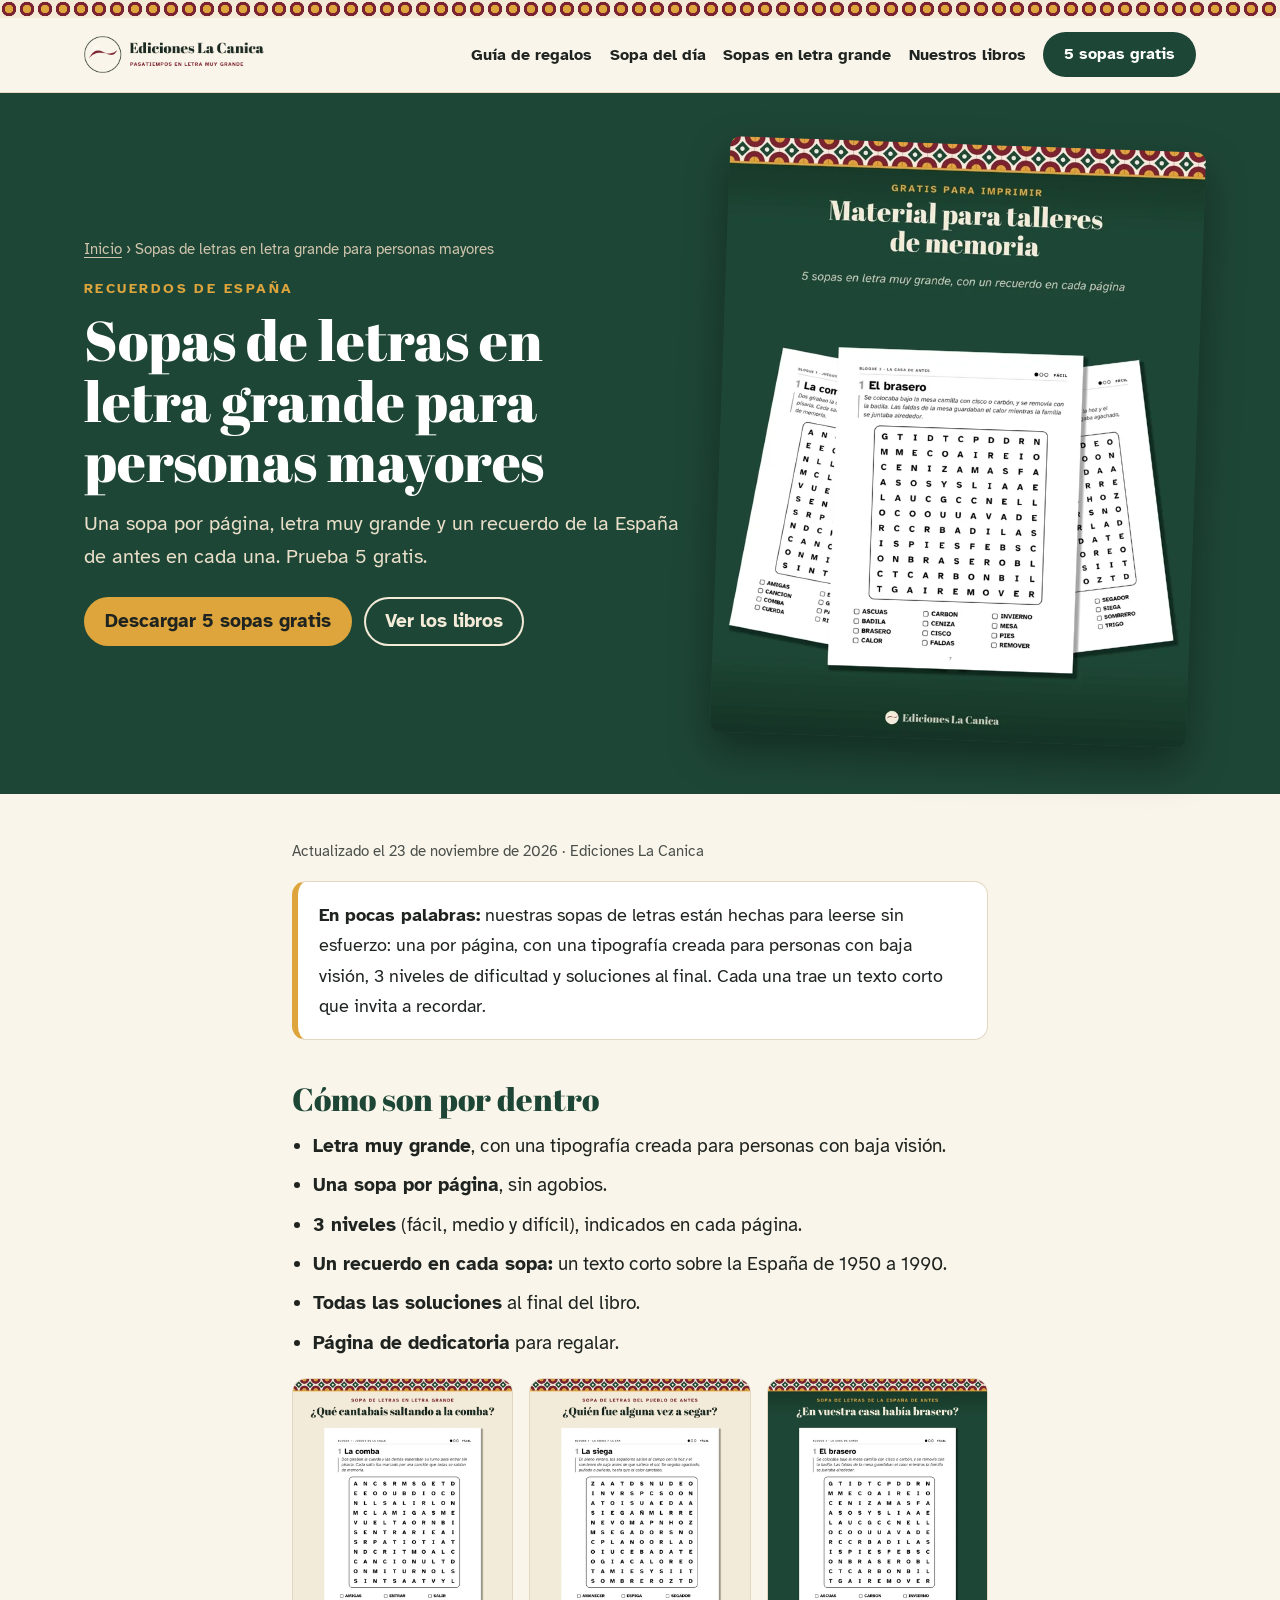
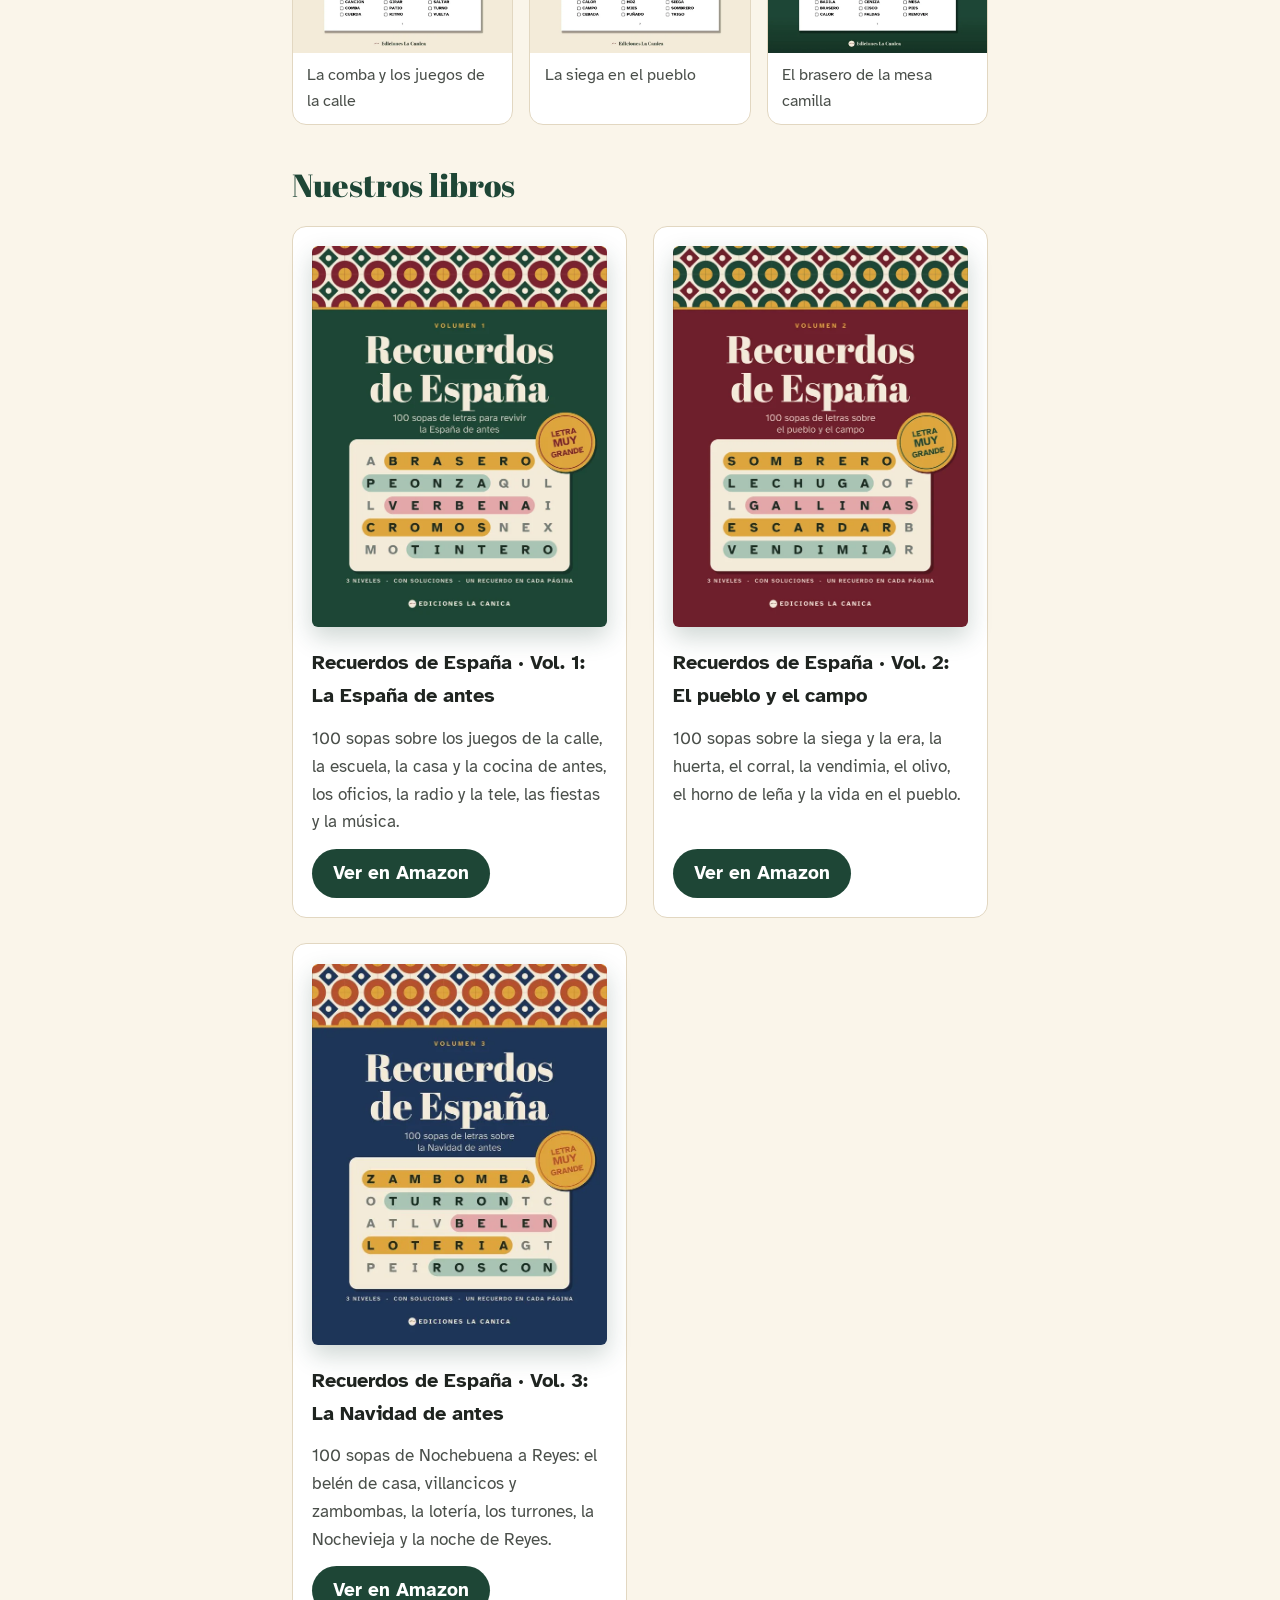
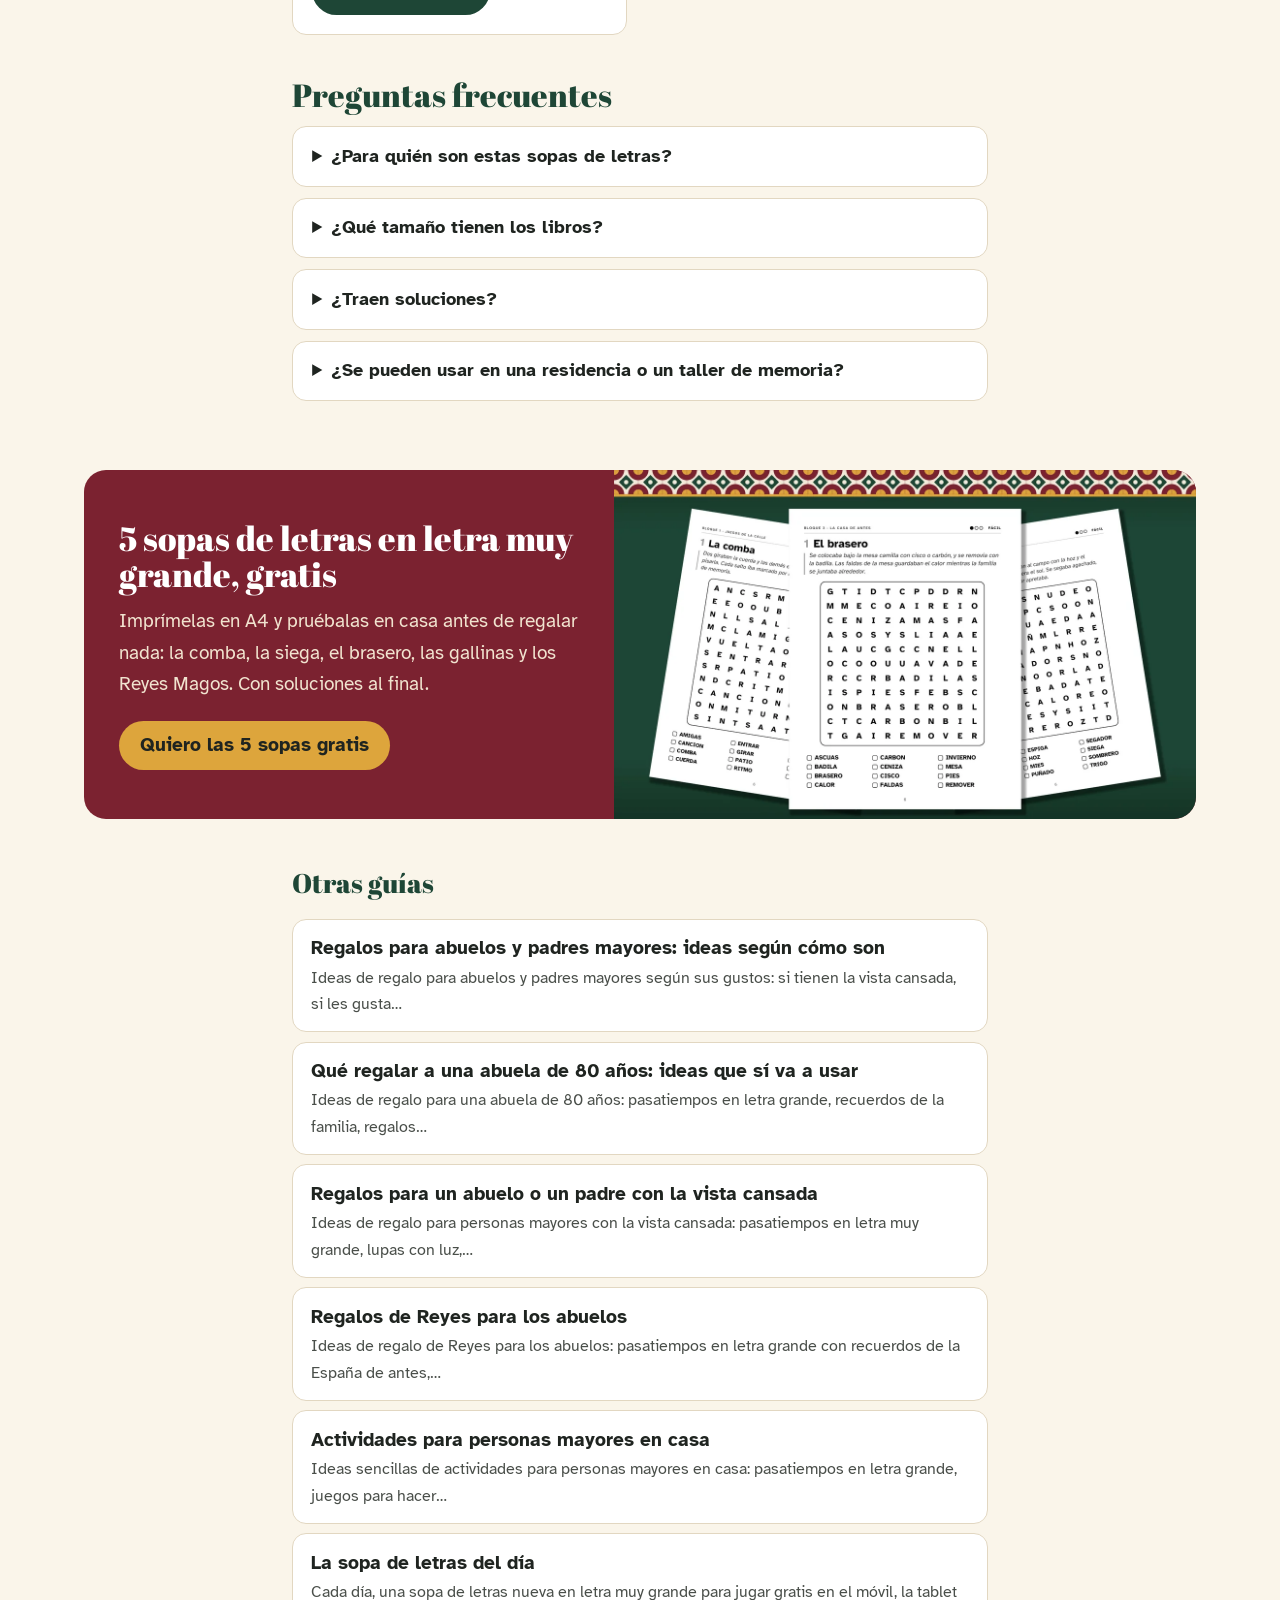
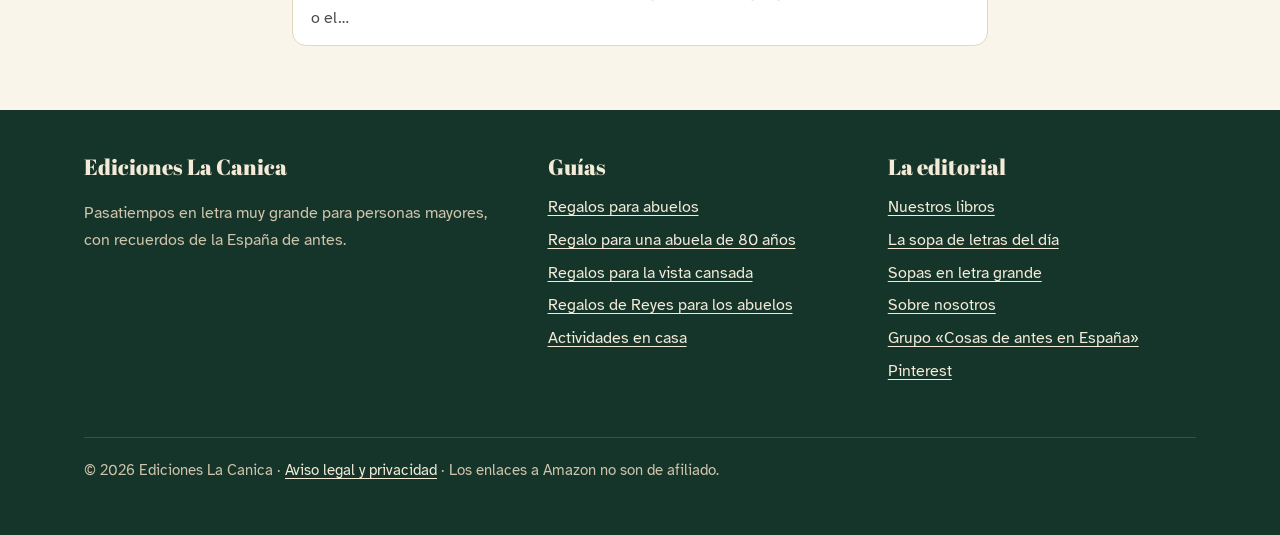
<file: sopas-de-letras-letra-grande/index.html>
<!doctype html>
<html lang="es">
<head>
<meta charset="utf-8">
<meta name="viewport" content="width=device-width, initial-scale=1">
<title>Sopas de letras en letra grande para mayores (5 gratis para imprimir)</title>
<meta name="description" content="Sopas de letras en letra muy grande para personas mayores, con un recuerdo de la España de antes en cada página. 5 gratis para imprimir y libros de 100 sopas.">
<link rel="canonical" href="https://edicioneslacanica.github.io/sopas-de-letras-letra-grande/">
<meta name="google-site-verification" content="VkNssRUTS8YzPhkFAHOgQdFWMbKlsd9Glyf-zC-2MkE">
<meta name="p:domain_verify" content="fee0f769501e787d30c666278166b75b">
<meta name="robots" content="index, follow, max-image-preview:large">
<meta property="og:type" content="article">
<meta property="og:locale" content="es_ES">
<meta property="og:site_name" content="Ediciones La Canica">
<meta property="og:title" content="Sopas de letras en letra grande para mayores (5 gratis para imprimir)">
<meta property="og:description" content="Sopas de letras en letra muy grande para personas mayores, con un recuerdo de la España de antes en cada página. 5 gratis para imprimir y libros de 100 sopas.">
<meta property="og:url" content="https://edicioneslacanica.github.io/sopas-de-letras-letra-grande/">
<meta property="og:image" content="https://edicioneslacanica.github.io/img/og-imagen.jpg">
<meta name="twitter:card" content="summary_large_image">
<link rel="icon" type="image/png" href="/favicon.png">
<link rel="preload" href="/fuentes/abril-fatface.woff2" as="font" type="font/woff2" crossorigin>
<link rel="preload" href="/fuentes/atkinson-canica.woff2" as="font" type="font/woff2" crossorigin>
<link rel="stylesheet" href="/estilo.css">
<script type="application/ld+json">{"@context": "https://schema.org", "@graph": [{"@type": "Organization", "@id": "https://edicioneslacanica.github.io/#organizacion", "name": "Ediciones La Canica", "url": "https://edicioneslacanica.github.io/", "logo": "https://edicioneslacanica.github.io/img/logo.png", "sameAs": ["https://www.pinterest.com/edicioneslacanica"]}, {"@type": "WebSite", "@id": "https://edicioneslacanica.github.io/#web", "url": "https://edicioneslacanica.github.io/", "name": "Ediciones La Canica", "inLanguage": "es-ES", "publisher": {"@id": "https://edicioneslacanica.github.io/#organizacion"}}, {"@type": "Article", "headline": "Sopas de letras en letra grande para personas mayores", "description": "Sopas de letras en letra muy grande para personas mayores, con un recuerdo de la España de antes en cada página. 5 gratis para imprimir y libros de 100 sopas.", "inLanguage": "es-ES", "dateModified": "2026-11-23", "mainEntityOfPage": "https://edicioneslacanica.github.io/sopas-de-letras-letra-grande/", "author": {"@id": "https://edicioneslacanica.github.io/#organizacion"}, "publisher": {"@id": "https://edicioneslacanica.github.io/#organizacion"}, "image": "https://edicioneslacanica.github.io/img/material-talleres-memoria.webp"}, {"@type": "FAQPage", "mainEntity": [{"@type": "Question", "name": "¿Para quién son estas sopas de letras?", "acceptedAnswer": {"@type": "Answer", "text": "Para personas mayores, para quien tiene la vista cansada y para residencias, centros de día y talleres de memoria que buscan pasatiempos con temas cercanos."}}, {"@type": "Question", "name": "¿Qué tamaño tienen los libros?", "acceptedAnswer": {"@type": "Answer", "text": "Formato grande de 21,6 × 27,9 cm, con una sola sopa por página para que quepa todo con letra muy grande."}}, {"@type": "Question", "name": "¿Traen soluciones?", "acceptedAnswer": {"@type": "Answer", "text": "Sí, todas las soluciones están al final de cada libro."}}, {"@type": "Question", "name": "¿Se pueden usar en una residencia o un taller de memoria?", "acceptedAnswer": {"@type": "Answer", "text": "Sí. Cada sopa empieza con un texto corto sobre la España de antes que sirve para abrir la conversación en grupo."}}]}, {"@type": "Book", "name": "Recuerdos de España · Vol. 1: La España de antes", "description": "100 sopas sobre los juegos de la calle, la escuela, la casa y la cocina de antes, los oficios, la radio y la tele, las fiestas y la música.", "bookFormat": "https://schema.org/Paperback", "inLanguage": "es", "numberOfPages": 124, "image": "https://edicioneslacanica.github.io/img/recuerdos-de-espana-vol-1.jpg", "url": "https://www.amazon.es/dp/B0HQFGLH7H", "isPartOf": {"@type": "BookSeries", "name": "Recuerdos de España", "publisher": {"@id": "https://edicioneslacanica.github.io/#organizacion"}}, "position": 1, "publisher": {"@id": "https://edicioneslacanica.github.io/#organizacion"}, "author": {"@id": "https://edicioneslacanica.github.io/#organizacion"}}, {"@type": "Book", "name": "Recuerdos de España · Vol. 2: El pueblo y el campo", "description": "100 sopas sobre la siega y la era, la huerta, el corral, la vendimia, el olivo, el horno de leña y la vida en el pueblo.", "bookFormat": "https://schema.org/Paperback", "inLanguage": "es", "numberOfPages": 124, "image": "https://edicioneslacanica.github.io/img/recuerdos-de-espana-vol-2.jpg", "url": "https://www.amazon.es/dp/B0HQQV3WMK", "isPartOf": {"@type": "BookSeries", "name": "Recuerdos de España", "publisher": {"@id": "https://edicioneslacanica.github.io/#organizacion"}}, "position": 2, "publisher": {"@id": "https://edicioneslacanica.github.io/#organizacion"}, "author": {"@id": "https://edicioneslacanica.github.io/#organizacion"}}, {"@type": "Book", "name": "Recuerdos de España · Vol. 3: La Navidad de antes", "description": "100 sopas de Nochebuena a Reyes: el belén de casa, villancicos y zambombas, la lotería, los turrones, la Nochevieja y la noche de Reyes.", "bookFormat": "https://schema.org/Paperback", "inLanguage": "es", "numberOfPages": 124, "image": "https://edicioneslacanica.github.io/img/recuerdos-de-espana-vol-3.jpg", "url": "https://www.amazon.es/dp/B0HRMQTGW5", "isPartOf": {"@type": "BookSeries", "name": "Recuerdos de España", "publisher": {"@id": "https://edicioneslacanica.github.io/#organizacion"}}, "position": 3, "publisher": {"@id": "https://edicioneslacanica.github.io/#organizacion"}, "author": {"@id": "https://edicioneslacanica.github.io/#organizacion"}}, {"@type": "BreadcrumbList", "itemListElement": [{"@type": "ListItem", "position": 1, "name": "Inicio", "item": "https://edicioneslacanica.github.io/"}, {"@type": "ListItem", "position": 2, "name": "Sopas de letras en letra grande para personas mayores", "item": "https://edicioneslacanica.github.io/sopas-de-letras-letra-grande/"}]}]}</script>
<script data-goatcounter="https://lacanica.goatcounter.com/count" async src="//gc.zgo.at/count.js"></script>
</head>
<body>
<div class="baldosas" aria-hidden="true"></div>
<header class="cabecera">
  <div class="dentro">
    <a class="marca" href="/" aria-label="Ediciones La Canica, inicio"><img src="/img/logo.png" width="539" height="112" alt="Ediciones La Canica"></a>
    
<nav class="menu" aria-label="Principal">
  <a href="/">Guía de regalos</a>
  <a href="/sopa-del-dia/">Sopa del día</a>
  <a href="/sopas-de-letras-letra-grande/">Sopas en letra grande</a>
  <a href="/libros/">Nuestros libros</a>
  <a class="boton" href="https://sopas-letra-grande-gratis.subscribepage.io" rel="noopener">5 sopas gratis</a>
</nav>
  </div>
</header>
<main>
<section class="heroe">
  <div class="dentro">
    <div>
      <p class="miga"><a href="/">Inicio</a> › Sopas de letras en letra grande para personas mayores</p>
      <p class="etiqueta">Recuerdos de España</p>
      <h1>Sopas de letras en letra grande para personas mayores</h1>
      <p class="entradilla">Una sopa por página, letra muy grande y un recuerdo de la España de antes en cada una. Prueba 5 gratis.</p>
      <div class="acciones">
        <a class="boton oro" href="https://sopas-letra-grande-gratis.subscribepage.io" rel="noopener">Descargar 5 sopas gratis</a>
        <a class="boton claro" href="/libros/">Ver los libros</a>
      </div>
    </div>
    <figure><img src="/img/material-talleres-memoria.webp" width="720" height="900" alt="Tres sopas de letras en letra grande para imprimir gratis" fetchpriority="high"></figure>
  </div>
</section>
<article class="articulo">
<p class="actualizado">Actualizado el 23 de noviembre de 2026 · Ediciones La Canica</p>

<p class="resumen"><strong>En pocas palabras:</strong> nuestras sopas de letras están hechas para leerse sin esfuerzo: una por página, con una tipografía creada para personas con baja visión, 3 niveles de dificultad y soluciones al final. Cada una trae un texto corto que invita a recordar.</p>

<h2>Cómo son por dentro</h2>
<ul>
<li><strong>Letra muy grande</strong>, con una tipografía creada para personas con baja visión.</li>
<li><strong>Una sopa por página</strong>, sin agobios.</li>
<li><strong>3 niveles</strong> (fácil, medio y difícil), indicados en cada página.</li>
<li><strong>Un recuerdo en cada sopa:</strong> un texto corto sobre la España de 1950 a 1990.</li>
<li><strong>Todas las soluciones</strong> al final del libro.</li>
<li><strong>Página de dedicatoria</strong> para regalar.</li>
</ul>

<div class="galeria">
  <figure><img src="/img/sopa-la-comba.webp" width="720" height="900" loading="lazy" alt="Sopa de letras en letra grande sobre la comba"><figcaption>La comba y los juegos de la calle</figcaption></figure>
  <figure><img src="/img/sopa-la-siega.webp" width="720" height="900" loading="lazy" alt="Sopa de letras en letra grande sobre la siega"><figcaption>La siega en el pueblo</figcaption></figure>
  <figure><img src="/img/sopa-el-brasero.webp" width="720" height="900" loading="lazy" alt="Sopa de letras en letra grande sobre el brasero"><figcaption>El brasero de la mesa camilla</figcaption></figure>
</div>

<h2>Nuestros libros</h2>
<div class="libros">
  <article class="libro">
    <img src="/img/recuerdos-de-espana-vol-1.webp" width="640" height="827" loading="lazy" alt="Portada de Recuerdos de España · Vol. 1: La España de antes">
    <h3>Recuerdos de España · Vol. 1: La España de antes</h3>
    <p>100 sopas sobre los juegos de la calle, la escuela, la casa y la cocina de antes, los oficios, la radio y la tele, las fiestas y la música.</p>
    <a class="boton" href="https://www.amazon.es/dp/B0HQFGLH7H" rel="noopener">Ver en Amazon</a>
  </article>
  <article class="libro">
    <img src="/img/recuerdos-de-espana-vol-2.webp" width="640" height="827" loading="lazy" alt="Portada de Recuerdos de España · Vol. 2: El pueblo y el campo">
    <h3>Recuerdos de España · Vol. 2: El pueblo y el campo</h3>
    <p>100 sopas sobre la siega y la era, la huerta, el corral, la vendimia, el olivo, el horno de leña y la vida en el pueblo.</p>
    <a class="boton" href="https://www.amazon.es/dp/B0HQQV3WMK" rel="noopener">Ver en Amazon</a>
  </article>
  <article class="libro">
    <img src="/img/recuerdos-de-espana-vol-3.webp" width="640" height="827" loading="lazy" alt="Portada de Recuerdos de España · Vol. 3: La Navidad de antes">
    <h3>Recuerdos de España · Vol. 3: La Navidad de antes</h3>
    <p>100 sopas de Nochebuena a Reyes: el belén de casa, villancicos y zambombas, la lotería, los turrones, la Nochevieja y la noche de Reyes.</p>
    <a class="boton" href="https://www.amazon.es/dp/B0HRMQTGW5" rel="noopener">Ver en Amazon</a>
  </article>
</div>

<h2>Preguntas frecuentes</h2>

<div class="faq"><details><summary>¿Para quién son estas sopas de letras?</summary><p>Para personas mayores, para quien tiene la vista cansada y para residencias, centros de día y talleres de memoria que buscan pasatiempos con temas cercanos.</p></details><details><summary>¿Qué tamaño tienen los libros?</summary><p>Formato grande de 21,6 × 27,9 cm, con una sola sopa por página para que quepa todo con letra muy grande.</p></details><details><summary>¿Traen soluciones?</summary><p>Sí, todas las soluciones están al final de cada libro.</p></details><details><summary>¿Se pueden usar en una residencia o un taller de memoria?</summary><p>Sí. Cada sopa empieza con un texto corto sobre la España de antes que sirve para abrir la conversación en grupo.</p></details></div>
</article>

<section class="gratis" aria-labelledby="gratis-titulo">
  <div class="caja">
    <div class="texto">
      <h2 id="gratis-titulo">5 sopas de letras en letra muy grande, gratis</h2>
      <p>Imprímelas en A4 y pruébalas en casa antes de regalar nada: la comba, la siega, el brasero, las gallinas y los Reyes Magos. Con soluciones al final.</p>
      <a class="boton oro" href="https://sopas-letra-grande-gratis.subscribepage.io" rel="noopener">Quiero las 5 sopas gratis</a>
    </div>
    <img src="/img/sopas-gratis.webp" width="1200" height="720" loading="lazy" alt="Tres páginas de sopas de letras en letra muy grande para imprimir">
  </div>
</section>
<aside class="otras" aria-label="Otras guías"><h2>Otras guías</h2><ul><li><a href="/">Regalos para abuelos y padres mayores: ideas según cómo son<span>Ideas de regalo para abuelos y padres mayores según sus gustos: si tienen la vista cansada, si les gusta…</span></a></li><li><a href="/regalo-abuela-80-anos/">Qué regalar a una abuela de 80 años: ideas que sí va a usar<span>Ideas de regalo para una abuela de 80 años: pasatiempos en letra grande, recuerdos de la familia, regalos…</span></a></li><li><a href="/regalos-abuelo-vista-cansada/">Regalos para un abuelo o un padre con la vista cansada<span>Ideas de regalo para personas mayores con la vista cansada: pasatiempos en letra muy grande, lupas con luz,…</span></a></li><li><a href="/regalos-reyes-abuelos/">Regalos de Reyes para los abuelos<span>Ideas de regalo de Reyes para los abuelos: pasatiempos en letra grande con recuerdos de la España de antes,…</span></a></li><li><a href="/actividades-para-mayores-en-casa/">Actividades para personas mayores en casa<span>Ideas sencillas de actividades para personas mayores en casa: pasatiempos en letra grande, juegos para hacer…</span></a></li><li><a href="/sopa-del-dia/">La sopa de letras del día<span>Cada día, una sopa de letras nueva en letra muy grande para jugar gratis en el móvil, la tablet o el…</span></a></li></ul></aside>
</main>
<footer class="pie">
  <div class="dentro">
    <div>
      <h2>Ediciones La Canica</h2>
      <p>Pasatiempos en letra muy grande para personas mayores, con recuerdos de la España de antes.</p>
    </div>
    <div>
      <h2>Guías</h2>
      <ul>
        <li><a href="/">Regalos para abuelos</a></li>
        <li><a href="/regalo-abuela-80-anos/">Regalo para una abuela de 80 años</a></li>
        <li><a href="/regalos-abuelo-vista-cansada/">Regalos para la vista cansada</a></li>
        <li><a href="/regalos-reyes-abuelos/">Regalos de Reyes para los abuelos</a></li>
        <li><a href="/actividades-para-mayores-en-casa/">Actividades en casa</a></li>
      </ul>
    </div>
    <div>
      <h2>La editorial</h2>
      <ul>
        <li><a href="/libros/">Nuestros libros</a></li>
        <li><a href="/sopa-del-dia/">La sopa de letras del día</a></li>
        <li><a href="/sopas-de-letras-letra-grande/">Sopas en letra grande</a></li>
        <li><a href="/sobre-nosotros/">Sobre nosotros</a></li>
        <li><a href="https://www.facebook.com/groups/cosasdeantesenespana" rel="noopener">Grupo «Cosas de antes en España»</a></li>
        <li><a href="https://www.pinterest.com/edicioneslacanica" rel="noopener">Pinterest</a></li>
      </ul>
    </div>
    <p class="legal">© 2026 Ediciones La Canica · <a href="/aviso-legal/">Aviso legal y privacidad</a> · Los enlaces a Amazon no son de afiliado.</p>
  </div>
</footer>
</body>
</html>
</file>
<file: estilo.css>
/* Ediciones La Canica · web estática. Letra grande y contraste alto: la leen hijos, nietos y mayores. */
@font-face { font-family: "Abril Fatface"; src: url("/fuentes/abril-fatface.woff2") format("woff2"); font-weight: 400; font-display: swap; }
@font-face { font-family: "Atkinson Hyperlegible"; src: url("/fuentes/atkinson-canica.woff2") format("woff2"); font-weight: 400; font-display: swap; }
@font-face { font-family: "Atkinson Hyperlegible"; src: url("/fuentes/atkinson-canica-bold.woff2") format("woff2"); font-weight: 700; font-display: swap; }

:root {
  --verde: #1E4636;
  --verde-osc: #16352A;
  --granate: #7B2230;
  --oro: #DDA53C;
  --crema: #F3EAD8;
  --crema-2: #FAF5EA;
  --tinta: #1F2420;
  --tinta-2: #4A4F4A;
  --linea: #E2D7C1;
  --ancho: 46rem;
  --ancho-ancho: 72rem;
  --radio: 14px;
}

* { box-sizing: border-box; }
html { -webkit-text-size-adjust: 100%; }
body {
  margin: 0;
  background: var(--crema-2);
  color: var(--tinta);
  font-family: "Atkinson Hyperlegible", system-ui, -apple-system, "Segoe UI", sans-serif;
  font-size: 1.1875rem;
  line-height: 1.65;
}
img { max-width: 100%; height: auto; display: block; }
a { color: var(--verde); text-decoration-thickness: 1px; text-underline-offset: 3px; }
a:hover { color: var(--granate); }
:focus-visible { outline: 3px solid var(--oro); outline-offset: 3px; }

/* Franja de baldosas, como en las portadas */
.baldosas {
  height: 18px;
  background:
    radial-gradient(circle at 50% 50%, var(--oro) 0 4px, transparent 4.5px) 0 0 / 18px 18px,
    radial-gradient(circle at 50% 50%, var(--granate) 0 7px, transparent 7.5px) 0 0 / 18px 18px,
    var(--crema);
}

/* Cabecera */
.cabecera { background: var(--crema-2); border-bottom: 1px solid var(--linea); }
.cabecera .dentro {
  max-width: var(--ancho-ancho); margin: 0 auto; padding: 0.9rem 1.25rem;
  display: flex; align-items: center; justify-content: space-between; gap: 1rem; flex-wrap: wrap;
}
.marca { display: flex; align-items: center; gap: 0.6rem; text-decoration: none; color: var(--verde); }
.marca img { width: 180px; }
.menu { display: flex; gap: 1.1rem; flex-wrap: wrap; align-items: center; font-size: 1rem; }
.menu a { text-decoration: none; color: var(--tinta); font-weight: 700; }
.menu a:hover { color: var(--granate); }
.menu a.boton { color: #fff; }

/* Botones */
.boton {
  display: inline-block; background: var(--verde); color: #fff; text-decoration: none;
  padding: 0.75rem 1.3rem; border-radius: 999px; font-weight: 700; line-height: 1.3;
}
.boton:hover { background: var(--granate); color: #fff; }
.boton.oro { background: var(--oro); color: var(--tinta); }
.boton.oro:hover { background: #c98f22; color: var(--tinta); }
.boton.claro { background: transparent; color: var(--verde); box-shadow: inset 0 0 0 2px var(--verde); }
.boton.claro:hover { background: var(--verde); color: #fff; }

/* Portada de cada página */
.heroe { background: var(--verde); color: var(--crema); }
.heroe .dentro { max-width: var(--ancho-ancho); margin: 0 auto; padding: 3.2rem 1.25rem 3.4rem; display: grid; gap: 2.5rem; grid-template-columns: 1.25fr 1fr; align-items: center; }
.heroe.solo-texto .dentro { grid-template-columns: 1fr; max-width: var(--ancho); }
.heroe .etiqueta { color: var(--oro); letter-spacing: 0.18em; font-size: 0.85rem; font-weight: 700; text-transform: uppercase; margin: 0 0 0.6rem; }
.heroe h1 { font-family: "Abril Fatface", Georgia, serif; font-weight: 400; font-size: clamp(2.2rem, 5vw, 3.5rem); line-height: 1.08; margin: 0 0 1rem; color: #fff; }
.heroe .entradilla { font-size: 1.25rem; color: #E9DFC9; margin: 0 0 1.5rem; }
.heroe .acciones { display: flex; gap: 0.8rem; flex-wrap: wrap; }
.heroe .acciones .boton.claro { color: var(--crema); box-shadow: inset 0 0 0 2px var(--crema); }
.heroe .acciones .boton.claro:hover { background: var(--crema); color: var(--verde); }
.heroe figure { margin: 0; }
.heroe figure img { border-radius: 10px; box-shadow: 0 18px 40px rgba(0,0,0,0.35); transform: rotate(2deg); }
.miga { font-size: 0.95rem; color: #CFC4AC; margin: 0 0 1rem; }
.miga a { color: #CFC4AC; }

/* Cuerpo */
main { display: block; }
.articulo { max-width: var(--ancho); margin: 0 auto; padding: 2.8rem 1.25rem 1rem; }
.articulo h2 { font-family: "Abril Fatface", Georgia, serif; font-weight: 400; font-size: 2rem; line-height: 1.15; color: var(--verde); margin: 2.6rem 0 0.8rem; }
.articulo h3 { font-size: 1.3rem; margin: 1.8rem 0 0.4rem; color: var(--tinta); }
.articulo p { margin: 0 0 1.1rem; }
.articulo ul, .articulo ol { padding-left: 1.3rem; margin: 0 0 1.2rem; }
.articulo li { margin: 0 0 0.5rem; }
.articulo .resumen {
  background: #fff; border: 1px solid var(--linea); border-left: 6px solid var(--oro);
  border-radius: var(--radio); padding: 1.1rem 1.3rem; margin: 0 0 1.8rem; font-size: 1.15rem;
}
.actualizado { font-size: 0.95rem; color: var(--tinta-2); margin-bottom: 1.4rem; }

/* Tarjetas de ideas */
.ideas { display: grid; gap: 1rem; margin: 1rem 0 1.6rem; }
.idea { background: #fff; border: 1px solid var(--linea); border-radius: var(--radio); padding: 1.1rem 1.25rem; }
.idea h3 { margin: 0 0 0.35rem; font-size: 1.2rem; }
.idea p { margin: 0; }
.idea .por-que { color: var(--tinta-2); font-size: 1.02rem; margin-top: 0.35rem; }
.idea.nuestra { border: 2px solid var(--verde); background: #F7FBF8; }
.idea .sello { display: inline-block; background: var(--verde); color: #fff; font-size: 0.78rem; letter-spacing: 0.08em; text-transform: uppercase; border-radius: 999px; padding: 0.15rem 0.6rem; margin-bottom: 0.45rem; font-weight: 700; }

/* Caja del imprimible gratis */
.gratis {
  margin: 2.6rem auto; max-width: var(--ancho-ancho); padding: 0 1.25rem;
}
.gratis .caja {
  background: var(--granate); color: var(--crema); border-radius: 22px; overflow: hidden;
  display: grid; grid-template-columns: 1fr 1.1fr; align-items: center;
}
.gratis .texto { padding: 2.2rem 2.2rem; }
.gratis h2 { font-family: "Abril Fatface", Georgia, serif; font-weight: 400; color: #fff; font-size: 2.1rem; line-height: 1.1; margin: 0 0 0.8rem; }
.gratis p { margin: 0 0 1.3rem; color: #F1E3CF; }
.gratis img { width: 100%; height: 100%; object-fit: cover; }

/* Libros */
.libros { display: grid; grid-template-columns: repeat(auto-fit, minmax(16rem, 1fr)); gap: 1.6rem; margin: 1.4rem 0 2rem; }
.libro { background: #fff; border: 1px solid var(--linea); border-radius: var(--radio); padding: 1.2rem; display: flex; flex-direction: column; gap: 0.8rem; }
.libro img { border-radius: 6px; box-shadow: 0 10px 24px rgba(30,70,54,0.22); }
.libro h3 { margin: 0.4rem 0 0; font-size: 1.25rem; }
.libro p { margin: 0; font-size: 1.05rem; color: var(--tinta-2); }
.libro .boton { align-self: flex-start; margin-top: auto; }

/* Galería de sopas */
.galeria { display: grid; grid-template-columns: repeat(auto-fit, minmax(13rem, 1fr)); gap: 1rem; margin: 1.2rem 0 1.8rem; }
.galeria figure { margin: 0; background: #fff; border: 1px solid var(--linea); border-radius: var(--radio); overflow: hidden; }
.galeria figcaption { padding: 0.6rem 0.9rem; font-size: 0.98rem; color: var(--tinta-2); }

/* Preguntas frecuentes */
.faq details { background: #fff; border: 1px solid var(--linea); border-radius: var(--radio); padding: 0.9rem 1.2rem; margin: 0 0 0.7rem; }
.faq summary { cursor: pointer; font-weight: 700; font-size: 1.12rem; }
.faq details p { margin: 0.7rem 0 0.2rem; }

/* Enlaces a otras guías */
.otras { max-width: var(--ancho); margin: 0 auto; padding: 0 1.25rem 2rem; }
.otras h2 { font-family: "Abril Fatface", Georgia, serif; font-weight: 400; color: var(--verde); font-size: 1.7rem; margin: 1.2rem 0 0.8rem; }
.otras ul { list-style: none; padding: 0; margin: 0; display: grid; gap: 0.6rem; }
.otras li a { display: block; background: #fff; border: 1px solid var(--linea); border-radius: var(--radio); padding: 0.85rem 1.1rem; text-decoration: none; font-weight: 700; color: var(--tinta); }
.otras li a:hover { border-color: var(--verde); color: var(--verde); }
.otras li a span { display: block; font-weight: 400; color: var(--tinta-2); font-size: 1rem; }

/* Pie */
.pie { background: var(--verde-osc); color: #CFC4AC; margin-top: 2rem; font-size: 1rem; }
.pie .dentro { max-width: var(--ancho-ancho); margin: 0 auto; padding: 2.4rem 1.25rem; display: grid; grid-template-columns: 1.4fr 1fr 1fr; gap: 2rem; }
.pie h2 { font-family: "Abril Fatface", Georgia, serif; font-weight: 400; color: var(--crema); font-size: 1.35rem; margin: 0 0 0.6rem; }
.pie a { color: var(--crema); }
.pie ul { list-style: none; padding: 0; margin: 0; }
.pie li { margin-bottom: 0.4rem; }
.pie .legal { grid-column: 1 / -1; border-top: 1px solid rgba(243,234,216,0.15); padding-top: 1.2rem; font-size: 0.92rem; }

@media (max-width: 760px) {
  body { font-size: 1.125rem; }
  .heroe .dentro { grid-template-columns: 1fr; padding: 2.4rem 1.25rem 2.6rem; }
  .heroe figure { max-width: 22rem; }
  .gratis .caja { grid-template-columns: 1fr; }
  .gratis .texto { padding: 1.6rem; }
  .pie .dentro { grid-template-columns: 1fr; }
  .marca img { width: 150px; }
  .menu { gap: 0.8rem; }
}
</file>
